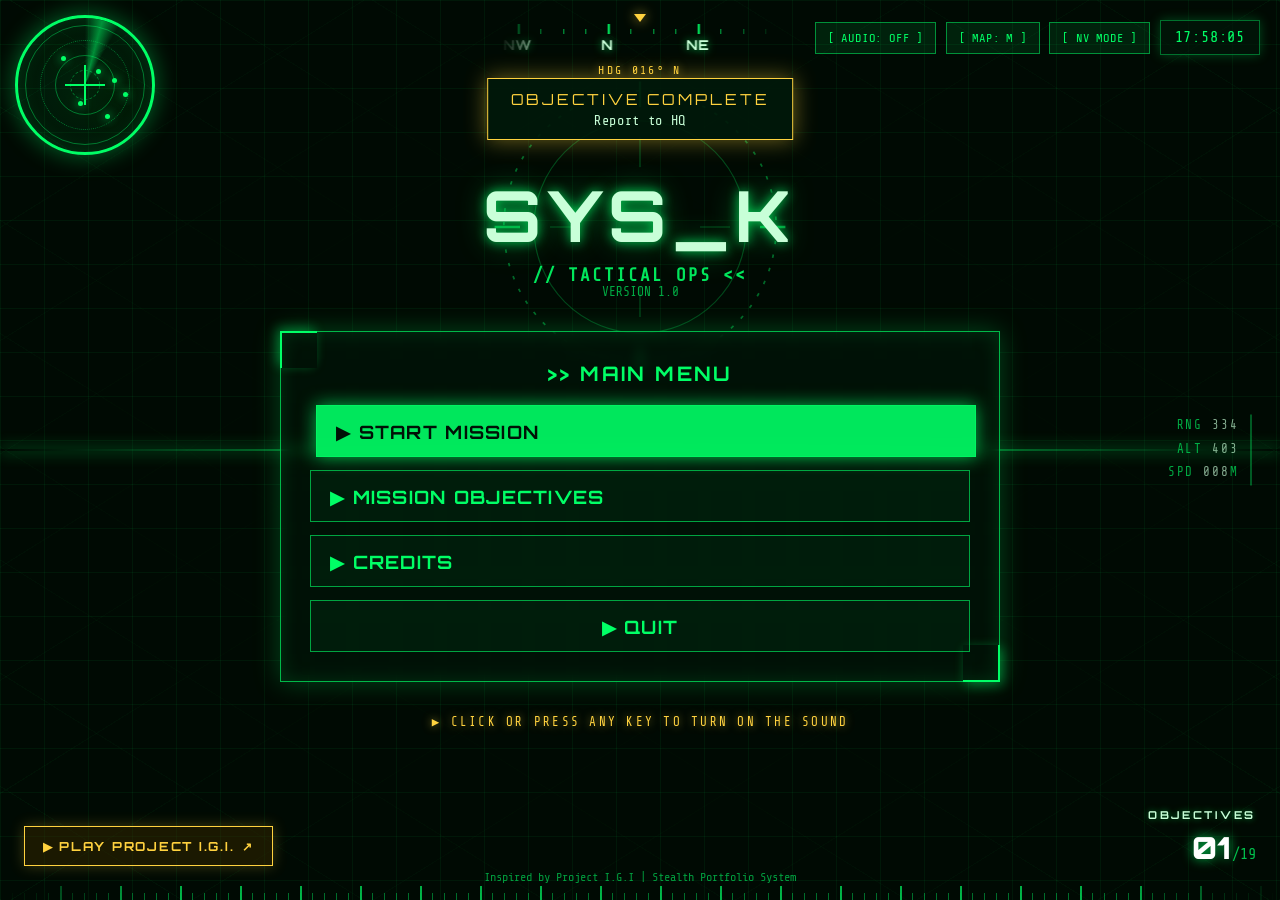
<file: index.html>
<!DOCTYPE html>
<html lang="en">
<head>
    <meta charset="UTF-8">
    <meta name="viewport" content="width=device-width, initial-scale=1.0">
    <meta http-equiv="refresh" content="0; url=igi-intro.html">
    <title>Redirecting to Mission Briefing...</title>
    <script>window.location.replace('igi-intro.html');</script>
    <style>
        body {
            margin: 0;
            background: #000a03;
            color: #00ff41;
            font-family: 'Courier New', monospace;
            display: flex;
            align-items: center;
            justify-content: center;
            height: 100vh;
            text-align: center;
        }
        .redirect-msg {
            font-size: 1.2rem;
            animation: blink 1s infinite;
        }
        @keyframes blink {
            0%, 50% { opacity: 1; }
            51%, 100% { opacity: 0.3; }
        }
    </style>
</head>
<body>
    <div class="redirect-msg">[ INITIATING MISSION BRIEFING... ]</div>
</body>
</html>
</file>
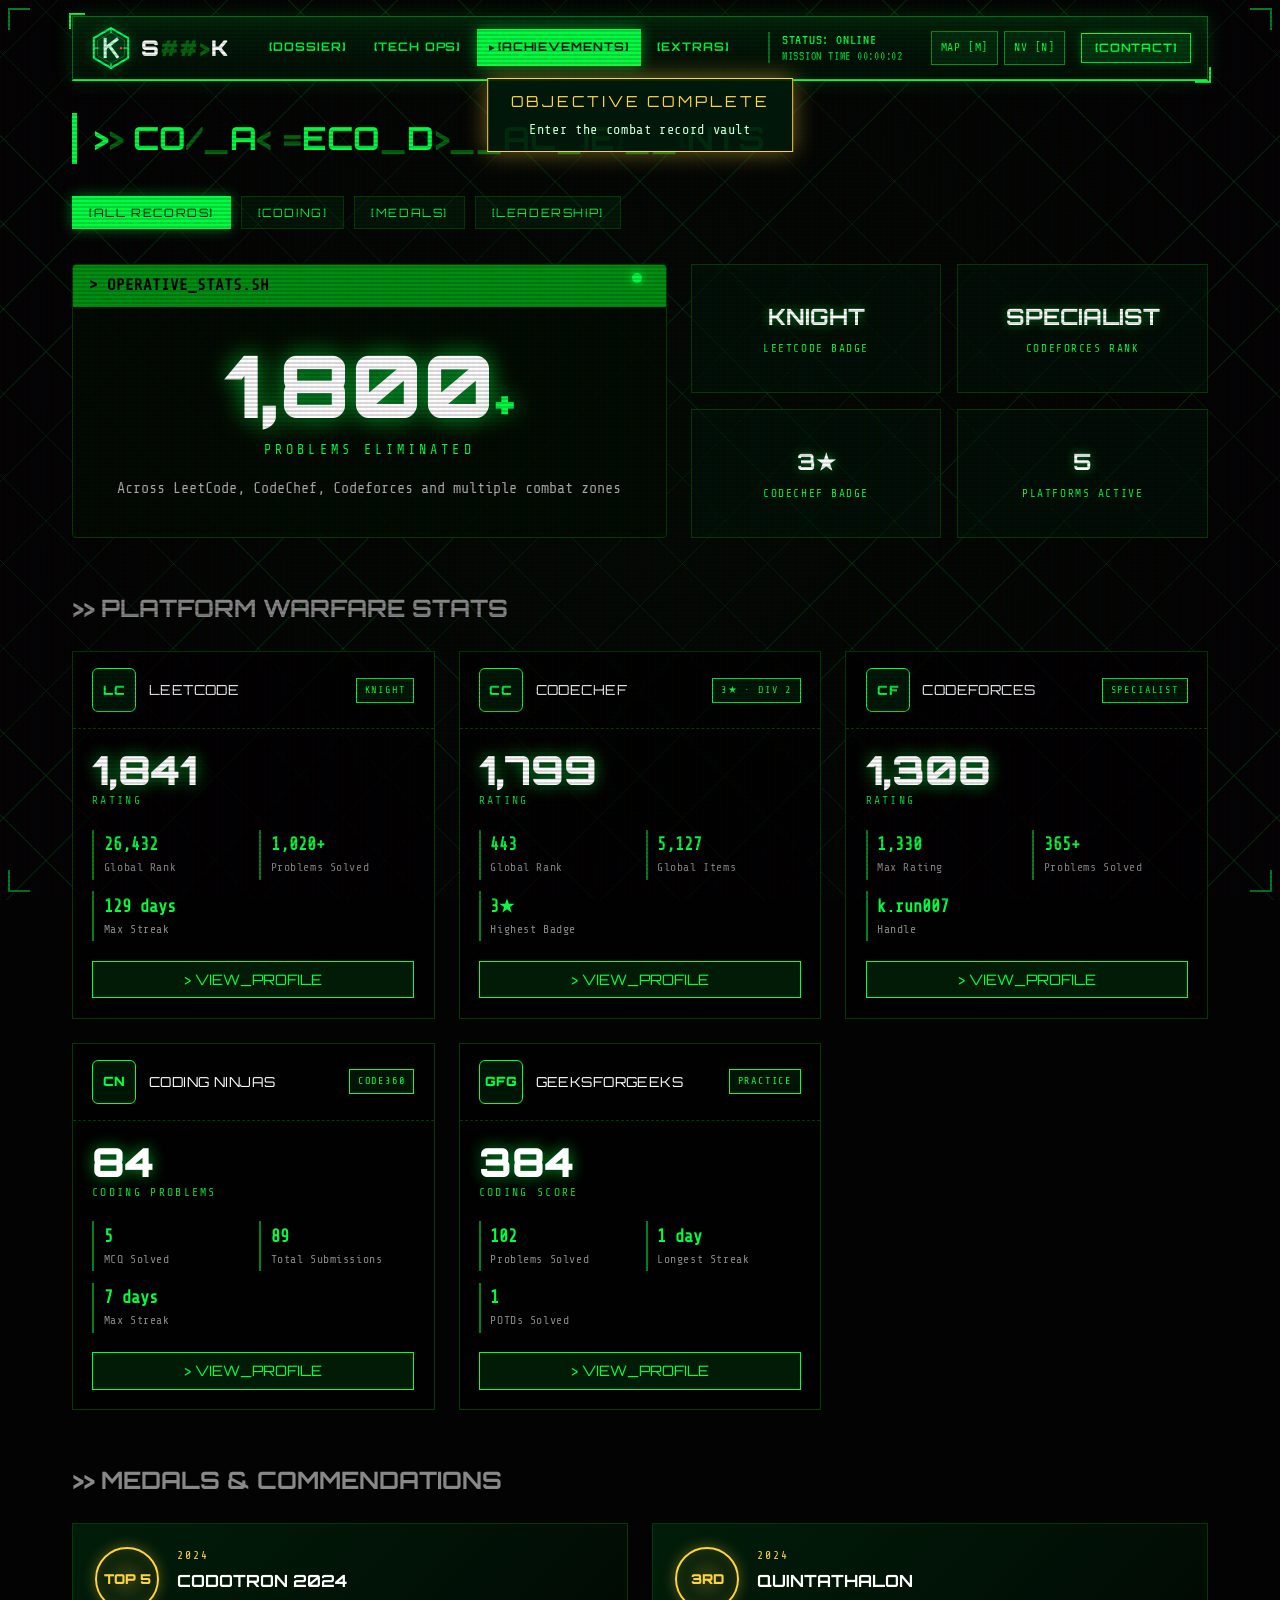
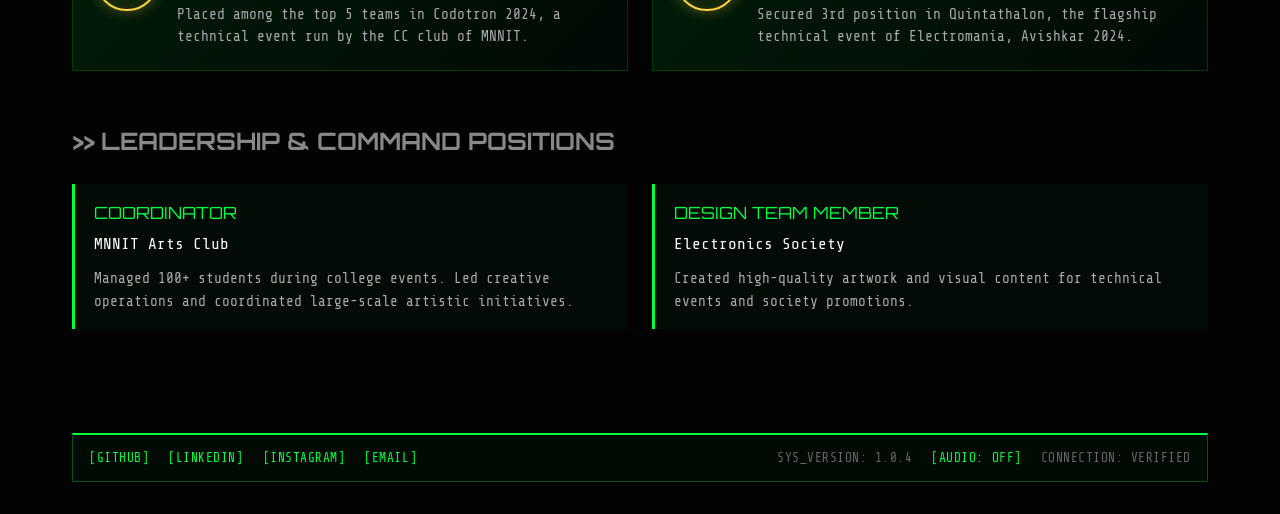
<file: achievements.html>
<!DOCTYPE html>
<html lang="en">

<head>
    <meta charset="UTF-8">
    <meta name="viewport" content="width=device-width, initial-scale=1.0">
    <title>Karun | COMBAT RECORD</title>
    <meta name="description" content="Achievements & Coding Profiles - Karun">
    <link rel="icon" href="logo.svg" type="image/svg+xml">

    <!-- Fonts -->
    <link rel="preconnect" href="https://fonts.googleapis.com">
    <link rel="preconnect" href="https://fonts.gstatic.com" crossorigin>
    <link
        href="https://fonts.googleapis.com/css2?family=Share+Tech+Mono&family=VT323&family=Orbitron:wght@400;700;900&display=swap"
        rel="stylesheet">

    <link rel="stylesheet" href="styles.css?v=TacticalUpdate5" charset="utf-8">
    <link rel="stylesheet" href="igi-ui.css?v=3">
    <style>
        /* NIGHT VISION OVERLAY */
        .nv-overlay{
            position:fixed;
            inset:0;
            background:radial-gradient(circle at center, rgba(0,255,102,0.3) 0%, rgba(0,255,102,0.15) 50%, rgba(0,10,3,0.8) 100%);
            opacity:0;
            pointer-events:none;
            z-index:60;
            transition:opacity 0.3s ease;
        }

        body.night-vision .nv-overlay{
            opacity:1;
        }

        body.night-vision .nv-overlay::before{
            content:"";
            position:absolute;
            inset:0;
            background:repeating-linear-gradient(0deg, rgba(0,0,0,0.15) 0px, rgba(0,0,0,0.15) 1px, transparent 1px, transparent 2px);
            animation:nvFlicker 0.15s infinite;
            pointer-events:none;
        }

        @keyframes nvFlicker{
            0%, 19%, 21%, 23%, 25%, 54%, 56%, 100%{opacity:1;}
            20%, 24%, 55%{opacity:0.5;}
        }

        .nv-toggle{
            position:fixed;
            bottom:20px;
            right:20px;
            padding:8px 12px;
            background:rgba(0,255,102,0.1);
            border:1px solid rgba(0,255,102,0.5);
            color:var(--term-green);
            font-family:'Share Tech Mono', monospace;
            font-size:0.75rem;
            cursor:pointer;
            z-index:50;
            transition:all 0.25s ease;
            letter-spacing:0.05rem;
        }

        .nv-toggle:hover{
            background:rgba(0,255,102,0.25);
            box-shadow:0 0 12px rgba(0,255,102,0.4);
        }

        .nv-toggle.active{
            background:rgba(0,255,102,0.3);
            box-shadow:0 0 15px rgba(0,255,102,0.6);
            border-color:var(--term-green);
        }

        /* =================== Achievements page =================== */
        .ach-filters { display: flex; flex-wrap: wrap; gap: .6rem; margin: 0 0 2.2rem; }
        .ach-chip {
            padding: .5rem 1rem; background: rgba(0, 255, 65, .06); border: 1px solid var(--hud-border);
            color: var(--term-green); font-family: var(--font-heading); font-size: .72rem; letter-spacing: .14em;
            transition: background .2s, color .2s, box-shadow .2s, border-color .2s;
        }
        .ach-chip:hover, .ach-chip.active {
            background: var(--term-green); color: #001a08; border-color: var(--term-green); box-shadow: 0 0 14px rgba(0, 255, 65, .45);
        }
        .ach-block { margin-bottom: 3.2rem; }
        .ach-block[hidden] { display: none; }

        /* total + ranks */
        .ach-hero { display: grid; grid-template-columns: 1.15fr 1fr; gap: 1.5rem; align-items: stretch; }
        .ach-total { margin: 0; }
        .ach-total .term-body { text-align: center; padding: 2.2rem 1.5rem; }
        .ach-total .big {
            font-family: var(--font-heading); font-weight: 900; font-size: clamp(3rem, 10vw, 5.4rem); line-height: 1;
            color: #fff; text-shadow: 0 0 24px rgba(0, 255, 65, .7);
        }
        .ach-total .big small { font-size: .5em; color: var(--term-green); }
        .ach-total .lbl { margin-top: .7rem; letter-spacing: .3em; font-size: .85rem; color: var(--term-green); }
        .ach-total .sub { margin: 1rem 0 0; color: #aaa; font-size: .95rem; }
        .rank-tiles { display: grid; grid-template-columns: repeat(2, minmax(0, 1fr)); gap: 1rem; }
        .rank-tile {
            display: flex; flex-direction: column; justify-content: center; text-align: center; min-width: 0;
            padding: 1rem .6rem; border: 1px solid var(--hud-border); background: rgba(0, 20, 8, .55);
            transition: border-color .25s, box-shadow .25s, transform .25s;
        }
        .rank-tile:hover { border-color: var(--term-green); box-shadow: 0 0 16px rgba(0, 255, 65, .35); transform: translateY(-3px); }
        .rank-tile strong {
            font-family: var(--font-heading); font-size: clamp(1rem, 3.4vw, 1.4rem); color: #fff;
            text-shadow: 0 0 10px rgba(0, 255, 65, .5); overflow-wrap: anywhere;
        }
        .rank-tile span { margin-top: .35rem; font-size: .7rem; letter-spacing: .14em; color: var(--term-green); }

        /* platform cards */
        .plat-grid { display: grid; grid-template-columns: repeat(auto-fit, minmax(270px, 1fr)); gap: 1.5rem; }
        .plat {
            display: flex; flex-direction: column; min-width: 0; border: 1px solid var(--hud-border); background: rgba(0, 0, 0, .72);
            transition: transform .28s ease, box-shadow .28s ease, border-color .28s ease;
        }
        .plat:hover { transform: translateY(-5px); border-color: var(--term-green); box-shadow: 0 0 24px rgba(0, 255, 65, .22); }
        .plat-head { display: flex; align-items: center; gap: .8rem; padding: 1rem 1.2rem; border-bottom: 1px dashed var(--hud-border); }
        .plat-mono {
            flex: 0 0 auto; width: 44px; height: 44px; display: grid; place-items: center; border-radius: 6px;
            border: 1px solid var(--term-green); background: rgba(0, 255, 65, .08); color: var(--term-green);
            font-family: var(--font-heading); font-weight: 900; font-size: .8rem; letter-spacing: .04em;
        }
        .plat-name { flex: 1; min-width: 0; font-family: var(--font-heading); font-size: .86rem; letter-spacing: .03em; color: #fff; overflow-wrap: anywhere; }
        .plat-chip {
            flex: 0 0 auto; padding: .2rem .5rem; border: 1px solid var(--term-green); background: rgba(0, 255, 65, .08);
            color: var(--term-green); font-size: .64rem; letter-spacing: .08em; white-space: nowrap;
        }
        .plat-main { padding: 1.2rem 1.2rem .3rem; }
        .plat-main .num { font-family: var(--font-heading); font-weight: 900; font-size: 2.5rem; line-height: 1.1; color: #fff; text-shadow: 0 0 16px rgba(0, 255, 65, .6); }
        .plat-main .cap { font-size: .72rem; letter-spacing: .2em; color: var(--term-green); opacity: .85; }
        .plat-stats { display: grid; grid-template-columns: repeat(auto-fit, minmax(110px, 1fr)); gap: .7rem; padding: .9rem 1.2rem 1.2rem; }
        .plat-stat { min-width: 0; padding: .15rem .6rem; border-left: 2px solid rgba(0, 255, 65, .5); }
        .plat-stat b { display: block; color: var(--term-green); font-size: 1.05rem; overflow-wrap: anywhere; }
        .plat-stat > span { display: block; color: #888; font-size: .72rem; letter-spacing: .05em; }
        .plat .btn { display: block; margin: auto 1.2rem 1.2rem; text-align: center; }

        /* medals */
        .honor-grid { display: grid; grid-template-columns: repeat(auto-fit, minmax(280px, 1fr)); gap: 1.5rem; }
        .honor {
            display: flex; gap: 1.1rem; align-items: flex-start; padding: 1.4rem; min-width: 0;
            border: 1px solid var(--hud-border); background: linear-gradient(135deg, rgba(0, 40, 12, .7), rgba(0, 10, 4, .85));
            transition: border-color .25s, box-shadow .25s, transform .25s;
        }
        .honor:hover { border-color: #ffd23f; box-shadow: 0 0 22px rgba(255, 210, 63, .2); transform: translateY(-4px); }
        .medal {
            flex: 0 0 auto; width: 64px; height: 64px; display: grid; place-items: center; border-radius: 50%;
            border: 2px solid #ffd23f; color: #ffd23f; font-family: var(--font-heading); font-weight: 900; font-size: .85rem;
            background: radial-gradient(circle, rgba(255, 210, 63, .18), transparent 70%);
            box-shadow: 0 0 14px rgba(255, 210, 63, .35), inset 0 0 12px rgba(255, 210, 63, .2);
        }
        .honor > div:last-child { min-width: 0; }
        .honor h4 { margin: .15rem 0 0; font-family: var(--font-heading); font-size: 1.05rem; color: #fff; overflow-wrap: anywhere; }
        .honor .when { font-size: .72rem; letter-spacing: .16em; color: #ffd23f; }
        .honor p { margin: .5rem 0 0; color: #aaa; font-size: .9rem; line-height: 1.55; }

        /* leadership */
        .lead-grid { display: grid; grid-template-columns: repeat(auto-fit, minmax(280px, 1fr)); gap: 1.5rem; }
        .lead { min-width: 0; padding: 1rem 1.2rem; border-left: 3px solid var(--term-green); background: rgba(0, 20, 8, .45); }
        .lead-role { font-family: var(--font-heading); font-size: 1.05rem; color: var(--term-green); margin-bottom: .3rem; overflow-wrap: anywhere; }
        .lead-org { color: #fff; margin-bottom: .6rem; }
        .lead p { margin: 0; color: #aaa; font-size: .9rem; line-height: 1.6; }

        @media (max-width: 900px) { .ach-hero { grid-template-columns: 1fr; } }
        @media (max-width: 480px) { .plat-main .num { font-size: 2.1rem; } .honor { flex-direction: column; } }
        @media (prefers-reduced-motion: reduce) { .plat, .honor, .rank-tile { transition: none; } }
    </style>
</head>

<body class="crt">

    <!-- Screen Scanline Overlay -->
    <div class="scanlines"></div>
    <div class="nv-overlay"></div>
    <button class="nv-toggle" id="nvToggle">[ NV MODE ]</button>

    <!-- Custom Crosshair Cursor -->
    <div class="cursor-crosshair"></div>

    <!-- Interface HUD Wrapper -->
    <div class="hud-wrapper">

        <!-- Header / Navigation -->
        <header class="hud-header" style="position: relative;">
            <a href="igi-intro.html" class="hud-logo" style="text-decoration: none; display: flex; align-items: center; gap: 0.5rem;">
                <img src="logo.svg" alt="SYS_K emblem" class="hud-logo-img" width="44" height="44">
                <span class="glitch" data-text="SYS_K">SYS_K</span>
            </a>
            <nav class="hud-nav">
                <a href="dossier.html">[DOSSIER]</a>
                <a href="level_select.html">[TECH OPS]</a>
                <a href="achievements.html" class="text-green">[ACHIEVEMENTS]</a>
                <a href="extras.html">[EXTRAS]</a>
            </nav>
            <div class="hud-status">STATUS: <span class="text-green blink">ONLINE</span></div>
            <a href="comms.html" class="contact-cta">[CONTACT]</a>
        </header>

        <!-- Main Content Area -->
        <main class="hud-main">

            <!-- Achievements Section -->
            <section id="achievements" class="sector active">
                <h2 class="sector-title">>> COMBAT RECORD &amp; ACHIEVEMENTS</h2>

                <div class="ach-filters" role="group" aria-label="Filter records">
                    <button type="button" class="ach-chip active" data-filter="all">[ALL RECORDS]</button>
                    <button type="button" class="ach-chip" data-filter="coding">[CODING]</button>
                    <button type="button" class="ach-chip" data-filter="honors">[MEDALS]</button>
                    <button type="button" class="ach-chip" data-filter="lead">[LEADERSHIP]</button>
                </div>

                <!-- Total + ranks -->
                <div class="ach-block" data-cat="coding">
                    <div class="ach-hero">
                        <div class="terminal-box ach-total">
                            <div class="term-header">
                                <span>> OPERATIVE_STATS.SH</span>
                                <span class="status-indicator"></span>
                            </div>
                            <div class="term-body">
                                <div class="big"><span class="count" data-to="1800">1,800</span><small>+</small></div>
                                <div class="lbl">PROBLEMS ELIMINATED</div>
                                <p class="sub">Across LeetCode, CodeChef, Codeforces and multiple combat zones</p>
                            </div>
                        </div>
                        <div class="rank-tiles">
                            <div class="rank-tile"><strong>KNIGHT</strong><span>LEETCODE BADGE</span></div>
                            <div class="rank-tile"><strong>SPECIALIST</strong><span>CODEFORCES RANK</span></div>
                            <div class="rank-tile"><strong>3&#9733;</strong><span>CODECHEF BADGE</span></div>
                            <div class="rank-tile"><strong>5</strong><span>PLATFORMS ACTIVE</span></div>
                        </div>
                    </div>
                </div>

                <!-- Platforms -->
                <div class="ach-block" data-cat="coding">
                    <h3 class="sub-sector-title">>> PLATFORM WARFARE STATS</h3>
                    <div class="plat-grid">

                        <article class="plat">
                            <div class="plat-head">
                                <div class="plat-mono">LC</div>
                                <div class="plat-name">LEETCODE</div>
                                <div class="plat-chip">KNIGHT</div>
                            </div>
                            <div class="plat-main">
                                <div class="num"><span class="count" data-to="1841">1,841</span></div>
                                <div class="cap">RATING</div>
                            </div>
                            <div class="plat-stats">
                                <div class="plat-stat"><b><span class="count" data-to="26432">26,432</span></b><span>Global Rank</span></div>
                                <div class="plat-stat"><b><span class="count" data-to="1020">1,020</span>+</b><span>Problems Solved</span></div>
                                <div class="plat-stat"><b><span class="count" data-to="144">144</span> days</b><span>Max Streak</span></div>
                            </div>
                            <a href="https://leetcode.com/u/Kkirtan321/" target="_blank" class="btn tactical-btn small-btn">> VIEW_PROFILE</a>
                        </article>

                        <article class="plat">
                            <div class="plat-head">
                                <div class="plat-mono">CC</div>
                                <div class="plat-name">CODECHEF</div>
                                <div class="plat-chip">3&#9733; &middot; DIV 2</div>
                            </div>
                            <div class="plat-main">
                                <div class="num"><span class="count" data-to="1799">1,799</span></div>
                                <div class="cap">RATING</div>
                            </div>
                            <div class="plat-stats">
                                <div class="plat-stat"><b><span class="count" data-to="443">443</span></b><span>Global Rank</span></div>
                                <div class="plat-stat"><b><span class="count" data-to="5127">5,127</span></b><span>Global Items</span></div>
                                <div class="plat-stat"><b>3&#9733;</b><span>Highest Badge</span></div>
                            </div>
                            <a href="https://www.codechef.com/users/k_logic" target="_blank" class="btn tactical-btn small-btn">> VIEW_PROFILE</a>
                        </article>

                        <article class="plat">
                            <div class="plat-head">
                                <div class="plat-mono">CF</div>
                                <div class="plat-name">CODEFORCES</div>
                                <div class="plat-chip">SPECIALIST</div>
                            </div>
                            <div class="plat-main">
                                <div class="num"><span class="count" data-to="1308">1,308</span></div>
                                <div class="cap">RATING</div>
                            </div>
                            <div class="plat-stats">
                                <div class="plat-stat"><b><span class="count" data-to="1330">1,330</span></b><span>Max Rating</span></div>
                                <div class="plat-stat"><b><span class="count" data-to="365">365</span>+</b><span>Problems Solved</span></div>
                                <div class="plat-stat"><b>k.run007</b><span>Handle</span></div>
                            </div>
                            <a href="https://codeforces.com/profile/k.run007" target="_blank" class="btn tactical-btn small-btn">> VIEW_PROFILE</a>
                        </article>

                        <article class="plat">
                            <div class="plat-head">
                                <div class="plat-mono">CN</div>
                                <div class="plat-name">CODING NINJAS</div>
                                <div class="plat-chip">CODE360</div>
                            </div>
                            <div class="plat-main">
                                <div class="num"><span class="count" data-to="94">94</span></div>
                                <div class="cap">CODING PROBLEMS</div>
                            </div>
                            <div class="plat-stats">
                                <div class="plat-stat"><b><span class="count" data-to="6">6</span></b><span>MCQ Solved</span></div>
                                <div class="plat-stat"><b><span class="count" data-to="100">100</span></b><span>Total Submissions</span></div>
                                <div class="plat-stat"><b>7 days</b><span>Max Streak</span></div>
                            </div>
                            <a href="https://www.naukri.com/code360/profile/76b52c39-fe9f-4188-bdf3-9d16317ca07e" target="_blank" class="btn tactical-btn small-btn">> VIEW_PROFILE</a>
                        </article>

                        <article class="plat">
                            <div class="plat-head">
                                <div class="plat-mono">GFG</div>
                                <div class="plat-name">GEEKSFORGEEKS</div>
                                <div class="plat-chip">PRACTICE</div>
                            </div>
                            <div class="plat-main">
                                <div class="num"><span class="count" data-to="429">429</span></div>
                                <div class="cap">CODING SCORE</div>
                            </div>
                            <div class="plat-stats">
                                <div class="plat-stat"><b><span class="count" data-to="114">114</span></b><span>Problems Solved</span></div>
                                <div class="plat-stat"><b>1 day</b><span>Longest Streak</span></div>
                                <div class="plat-stat"><b>1</b><span>POTDs Solved</span></div>
                            </div>
                            <a href="https://www.geeksforgeeks.org/profile/karunpochv5" target="_blank" class="btn tactical-btn small-btn">> VIEW_PROFILE</a>
                        </article>

                    </div>
                </div>

                <!-- Medals -->
                <div class="ach-block" data-cat="honors">
                    <h3 class="sub-sector-title">>> MEDALS &amp; COMMENDATIONS</h3>
                    <div class="honor-grid">
                        <div class="honor">
                            <div class="medal">TOP 5</div>
                            <div>
                                <div class="when">2024</div>
                                <h4>CODOTRON 2024</h4>
                                <p>Placed among the top 5 teams in Codotron 2024, a technical event run by the CC club of MNNIT.</p>
                            </div>
                        </div>
                        <div class="honor">
                            <div class="medal">3RD</div>
                            <div>
                                <div class="when">2024</div>
                                <h4>QUINTATHALON</h4>
                                <p>Secured 3rd position in Quintathalon, the flagship technical event of Electromania, Avishkar 2024.</p>
                            </div>
                        </div>
                    </div>
                </div>

                <!-- Leadership -->
                <div class="ach-block" data-cat="lead">
                    <h3 class="sub-sector-title">>> LEADERSHIP &amp; COMMAND POSITIONS</h3>
                    <div class="lead-grid">
                        <div class="lead">
                            <div class="lead-role">COORDINATOR</div>
                            <div class="lead-org">MNNIT Arts Club</div>
                            <p>Managed 100+ students during college events. Led creative operations and coordinated large-scale artistic initiatives.</p>
                        </div>
                        <div class="lead">
                            <div class="lead-role">DESIGN TEAM MEMBER</div>
                            <div class="lead-org">Electronics Society</div>
                            <p>Created high-quality artwork and visual content for technical events and society promotions.</p>
                        </div>
                    </div>
                </div>

            </section>

        </main>

        <!-- Footer -->
        <footer class="hud-footer">
            <div class="footer-links" style="display:flex; gap:1.5rem;">
                <a href="https://github.com/kARUn077" target="_blank"
                    style="color:var(--term-green); text-decoration:none;">[GITHUB]</a>
                <a href="https://www.linkedin.com/in/karun-poddar-515b23264/" target="_blank"
                    style="color:var(--term-green); text-decoration:none;">[LINKEDIN]</a>
                <a href="https://www.instagram.com/me_kirtan_17/" target="_blank"
                    style="color:var(--term-green); text-decoration:none;">[INSTAGRAM]</a>
                <a href="mailto:karunpoddar881@gmail.com"
                    style="color:var(--term-green); text-decoration:none;">[EMAIL]</a>
            </div>
            <div style="display:flex; gap:1.5rem; align-items: center;">
                <span>SYS_VERSION: 1.0.4</span>
                <span id="audio-toggle" class="text-green" style="transition: all 0.2s;">[AUDIO:
                    OFF]</span>
                <span>CONNECTION: VERIFIED</span>
            </div>
        </footer>
    </div>

    <!-- Audio -->
    <audio id="sndBgTrack" src="bgm.mp3" loop preload="auto"></audio>

    <script src="igi-audio.js?v=8"></script>
    <script src="script.js?v=update10" charset="utf-8"></script>
    <script src="igi-map.js?v=17"></script>
    <script src="igi-ui.js?v=1"></script>

    <script>
    /* achievements page: filter chips + number count-up */
    (function () {
        var chips = Array.prototype.slice.call(document.querySelectorAll('.ach-chip'));
        var blocks = Array.prototype.slice.call(document.querySelectorAll('.ach-block'));
        chips.forEach(function (chip) {
            chip.addEventListener('click', function () {
                var f = chip.getAttribute('data-filter');
                chips.forEach(function (c) { c.classList.toggle('active', c === chip); });
                blocks.forEach(function (b) { b.hidden = !(f === 'all' || b.getAttribute('data-cat') === f); });
            });
        });

        var counters = Array.prototype.slice.call(document.querySelectorAll('.count'));
        var reduce = window.matchMedia && window.matchMedia('(prefers-reduced-motion: reduce)').matches;
        if (reduce || !('IntersectionObserver' in window)) return;
        function run(el) {
            var to = Number(el.getAttribute('data-to')), dur = 1400, t0 = performance.now();
            (function frame(now) {
                var p = Math.min((now - t0) / dur, 1);
                el.textContent = Math.round(to * (1 - Math.pow(1 - p, 3))).toLocaleString('en-US');
                if (p < 1) requestAnimationFrame(frame);
            })(t0);
        }
        var io = new IntersectionObserver(function (entries) {
            entries.forEach(function (e) { if (e.isIntersecting) { io.unobserve(e.target); run(e.target); } });
        }, { threshold: 0.3 });
        counters.forEach(function (el) { el.textContent = '0'; io.observe(el); });
    })();
    </script>
</body>

</html>
</file>
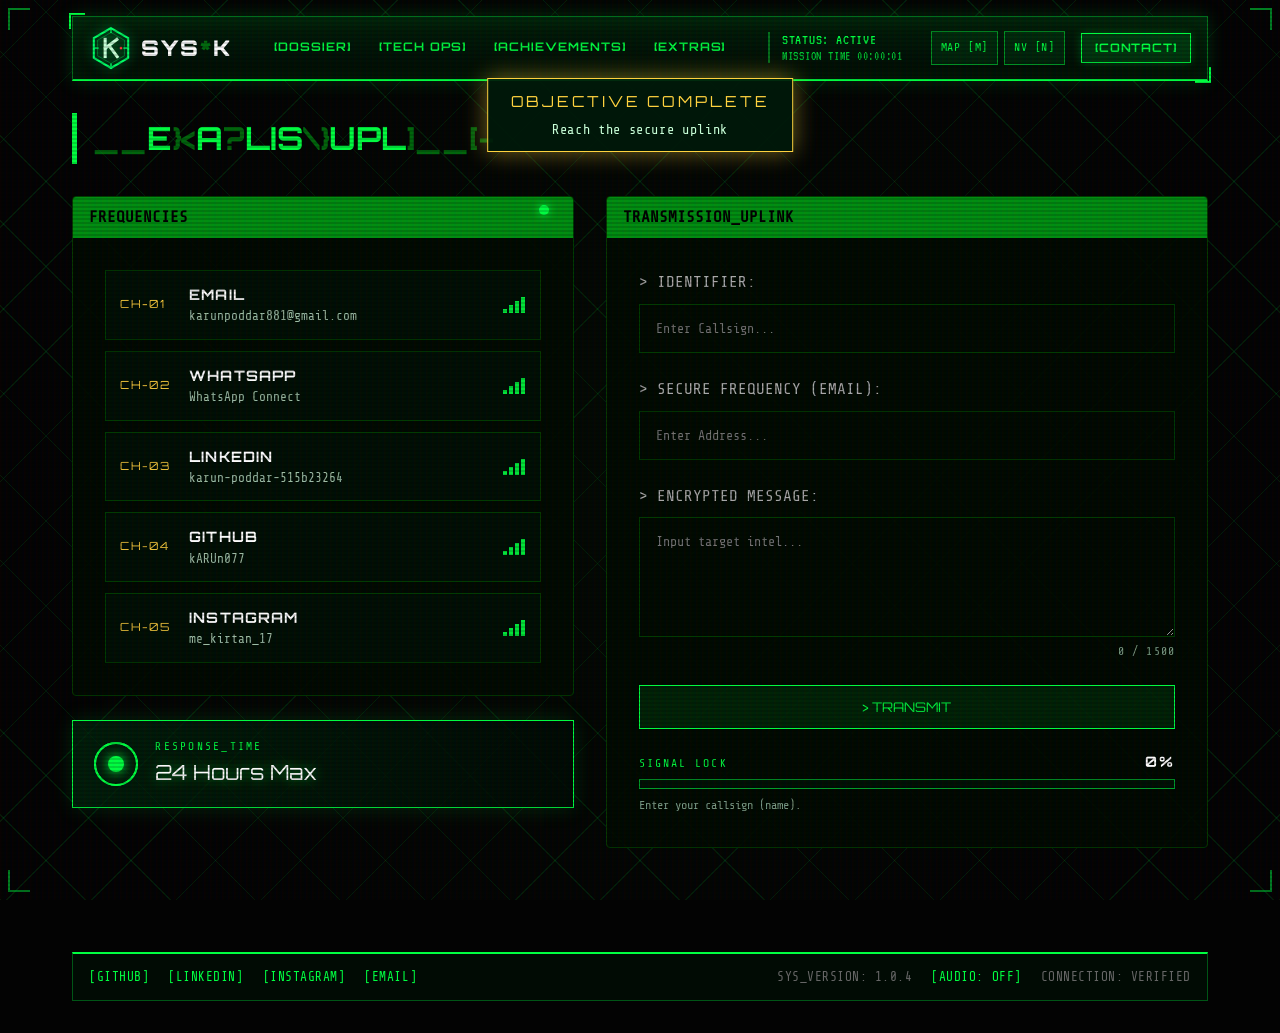
<file: comms.html>
<!DOCTYPE html>
<html lang="en">

<head>
    <meta charset="UTF-8">
    <meta name="viewport" content="width=device-width, initial-scale=1.0">
    <title>Karun | SECURE COMMS</title>
    <meta name="description" content="Secure Communication Channel">
    <link rel="icon" href="logo.svg" type="image/svg+xml">
    <link rel="preconnect" href="https://fonts.googleapis.com">
    <link rel="preconnect" href="https://fonts.gstatic.com" crossorigin>
    <link
        href="https://fonts.googleapis.com/css2?family=Share+Tech+Mono&family=VT323&family=Orbitron:wght@400;700;900&display=swap"
        rel="stylesheet">
    <link rel="stylesheet" href="styles.css?v=TacticalUpdate3" charset="utf-8">
    <link rel="stylesheet" href="igi-ui.css?v=3">
    
    <style>
        /* NIGHT VISION OVERLAY */
        .nv-overlay{
            position:fixed;
            inset:0;
            background:radial-gradient(circle at center, rgba(0,255,102,0.3) 0%, rgba(0,255,102,0.15) 50%, rgba(0,10,3,0.8) 100%);
            opacity:0;
            pointer-events:none;
            z-index:60;
            transition:opacity 0.3s ease;
        }

        body.night-vision .nv-overlay{
            opacity:1;
        }

        body.night-vision .nv-overlay::before{
            content:"";
            position:absolute;
            inset:0;
            background:repeating-linear-gradient(0deg, rgba(0,0,0,0.15) 0px, rgba(0,0,0,0.15) 1px, transparent 1px, transparent 2px);
            animation:nvFlicker 0.15s infinite;
            pointer-events:none;
        }

        @keyframes nvFlicker{
            0%, 19%, 21%, 23%, 25%, 54%, 56%, 100%{opacity:1;}
            20%, 24%, 55%{opacity:0.5;}
        }

        .nv-toggle{
            position:fixed;
            bottom:20px;
            right:20px;
            padding:8px 12px;
            background:rgba(0,255,102,0.1);
            border:1px solid rgba(0,255,102,0.5);
            color:var(--term-green);
            font-family:'Share Tech Mono', monospace;
            font-size:0.75rem;
            cursor:pointer;
            z-index:50;
            transition:all 0.25s ease;
            letter-spacing:0.05rem;
        }

        .nv-toggle:hover{
            background:rgba(0,255,102,0.25);
            box-shadow:0 0 12px rgba(0,255,102,0.4);
        }

        .nv-toggle.active{
            background:rgba(0,255,102,0.3);
            box-shadow:0 0 15px rgba(0,255,102,0.6);
            border-color:var(--term-green);
        }

        /* =================== Comms console =================== */
        .comms-grid { display: grid; grid-template-columns: minmax(0, 5fr) minmax(0, 6fr); gap: 2rem; align-items: start; }
        .comms-side { display: flex; flex-direction: column; gap: 1.5rem; min-width: 0; }
        .freq-box, .comms-terminal { margin: 0; }
        .freq-list { list-style: none; margin: 0; padding: 0; display: flex; flex-direction: column; gap: .7rem; }
        .freq {
            display: grid; grid-template-columns: 3.4rem 1fr auto; align-items: center; gap: .9rem; min-width: 0;
            padding: .75rem .9rem; text-decoration: none; color: inherit; border: 1px solid var(--hud-border); background: rgba(0, 20, 8, .55);
            transition: border-color .2s, background .2s, transform .2s, box-shadow .2s;
        }
        .freq:hover, .freq:focus-visible { border-color: var(--term-green); background: rgba(0, 255, 65, .1); transform: translateX(5px); box-shadow: 0 0 16px rgba(0, 255, 65, .2); }
        .freq .ch { font-family: var(--font-heading); font-size: .7rem; letter-spacing: .12em; color: #ffd23f; }
        .fmain { display: flex; flex-direction: column; min-width: 0; }
        .fmain b { font-family: var(--font-heading); font-size: .9rem; letter-spacing: .08em; color: #fff; }
        .fmain em { font-style: normal; font-size: .8rem; color: #9fbfa8; overflow-wrap: anywhere; }
        .bars { display: flex; align-items: flex-end; gap: 2px; height: 16px; }
        .bars i { display: block; width: 4px; background: var(--term-green); opacity: .9; }
        .bars i:nth-child(1) { height: 25%; } .bars i:nth-child(2) { height: 50%; } .bars i:nth-child(3) { height: 75%; } .bars i:nth-child(4) { height: 100%; }
        .freq:hover .bars i { animation: sigBlink .9s ease-in-out infinite; }
        .freq:hover .bars i:nth-child(2) { animation-delay: .1s; } .freq:hover .bars i:nth-child(3) { animation-delay: .2s; } .freq:hover .bars i:nth-child(4) { animation-delay: .3s; }
        @keyframes sigBlink { 50% { opacity: .25; } }

        .resp-box { display: flex; align-items: center; gap: 1.1rem; padding: 1.1rem 1.3rem; border: 1px solid var(--term-green); background: linear-gradient(90deg, rgba(0, 40, 12, .7), rgba(0, 12, 4, .85)); box-shadow: 0 0 20px rgba(0, 255, 65, .15); }
        .resp-pulse { position: relative; flex: 0 0 auto; width: 44px; height: 44px; }
        .resp-pulse span { position: absolute; inset: 14px; border-radius: 50%; background: var(--term-green); box-shadow: 0 0 12px var(--term-green); }
        .resp-pulse::before, .resp-pulse::after { content: ""; position: absolute; inset: 0; border: 2px solid var(--term-green); border-radius: 50%; animation: respPing 2.2s ease-out infinite; }
        .resp-pulse::after { animation-delay: 1.1s; }
        @keyframes respPing { from { transform: scale(.35); opacity: 1; } to { transform: scale(1); opacity: 0; } }
        .rlabel { font-size: .7rem; letter-spacing: .2em; color: var(--term-green); }
        .rval { font-family: var(--font-heading); font-size: 1.3rem; color: #fff; text-shadow: 0 0 12px rgba(0, 255, 65, .5); }

        .comms-terminal .input-group input, .comms-terminal .input-group textarea { width: 100%; }
        .comms-terminal .input-group input:valid:not(:placeholder-shown), .comms-terminal .input-group textarea:valid:not(:placeholder-shown) { border-color: rgba(0, 255, 65, .6); }
        .comms-terminal textarea { resize: vertical; min-height: 120px; }
        .msg-count { align-self: flex-end; margin-top: .35rem; font-size: .72rem; letter-spacing: .1em; color: #7fa38a; }
        #submitBtn { width: 100%; text-align: center; }
        #submitBtn:disabled { opacity: .6; }

        .lock-meter { margin-top: 1.3rem; }
        .lock-top { display: flex; justify-content: space-between; align-items: baseline; font-size: .72rem; letter-spacing: .18em; color: var(--term-green); margin-bottom: .4rem; }
        .lock-top b { font-family: var(--font-heading); font-size: .9rem; color: #fff; }
        .lock-bar { height: 10px; padding: 1px; border: 1px solid rgba(0, 255, 65, .6); background: rgba(0, 20, 8, .6); }
        .lock-bar i { display: block; height: 100%; width: 0; background: repeating-linear-gradient(90deg, var(--term-green) 0 6px, transparent 6px 8px); box-shadow: 0 0 8px var(--term-green); transition: width .35s ease; }
        .lock-meter.ready .lock-bar { border-color: var(--term-green); box-shadow: 0 0 14px rgba(0, 255, 65, .45); }
        .lock-hint { margin-top: .4rem; font-size: .75rem; color: #7fa38a; }
        .lock-meter.ready .lock-hint { color: var(--term-green); }

        @media (max-width: 900px) { .comms-grid { grid-template-columns: 1fr; } }
        @media (max-width: 480px) { .freq { grid-template-columns: 3.2rem 1fr; } .freq .bars { display: none; } }
        @media (prefers-reduced-motion: reduce) { .freq, .lock-bar i { transition: none; } .resp-pulse::before, .resp-pulse::after, .freq:hover .bars i { animation: none; } }
    </style>
</head>

<body class="crt">
    <div class="scanlines"></div>
    <div class="nv-overlay"></div>
    <div class="cursor-crosshair"></div>
    <button class="nv-toggle" id="nvToggle">[ NV MODE ]</button>

    <div class="hud-wrapper">
        <header class="hud-header" style="position: relative;">
            <a href="igi-intro.html" class="hud-logo" style="text-decoration: none; display: flex; align-items: center; gap: 0.5rem;">
                <img src="logo.svg" alt="SYS_K emblem" class="hud-logo-img" width="44" height="44">
                <span class="glitch" data-text="SYS_K">SYS_K</span>
            </a>
            <nav class="hud-nav">
                <a href="dossier.html">[DOSSIER]</a>
                <a href="level_select.html">[TECH OPS]</a>
                <a href="achievements.html">[ACHIEVEMENTS]</a>
                <a href="extras.html">[EXTRAS]</a>
            </nav>
            <div class="hud-status">STATUS: <span class="text-green blink">ACTIVE</span></div>
            <a href="comms.html" class="contact-cta text-green">[CONTACT]</a>
        </header>

        <main class="hud-main">
            <!-- Contact Section -->
            <section id="comms" class="sector active">
                <h2 class="sector-title">> ESTABLISH UPLINK <span class="blink">_</span></h2>

                <div class="comms-grid">

                    <!-- Frequencies -->
                    <aside class="comms-side">
                        <div class="terminal-box freq-box">
                            <div class="term-header">
                                <span>FREQUENCIES</span>
                                <span class="status-indicator"></span>
                            </div>
                            <div class="term-body">
                                <ul class="freq-list">
                                    <li>
                                        <a class="freq" href="mailto:karunpoddar881@gmail.com">
                                            <span class="ch">CH-01</span>
                                            <span class="fmain"><b>EMAIL</b><em>karunpoddar881@gmail.com</em></span>
                                            <span class="bars" aria-hidden="true"><i></i><i></i><i></i><i></i></span>
                                        </a>
                                    </li>
                                    <li>
                                        <a class="freq" href="https://wa.me/919667176881" target="_blank">
                                            <span class="ch">CH-02</span>
                                            <span class="fmain"><b>WHATSAPP</b><em>WhatsApp Connect</em></span>
                                            <span class="bars" aria-hidden="true"><i></i><i></i><i></i><i></i></span>
                                        </a>
                                    </li>
                                    <li>
                                        <a class="freq" href="https://www.linkedin.com/in/karun-poddar-515b23264/" target="_blank">
                                            <span class="ch">CH-03</span>
                                            <span class="fmain"><b>LINKEDIN</b><em>karun-poddar-515b23264</em></span>
                                            <span class="bars" aria-hidden="true"><i></i><i></i><i></i><i></i></span>
                                        </a>
                                    </li>
                                    <li>
                                        <a class="freq" href="https://github.com/kARUn077" target="_blank">
                                            <span class="ch">CH-04</span>
                                            <span class="fmain"><b>GITHUB</b><em>kARUn077</em></span>
                                            <span class="bars" aria-hidden="true"><i></i><i></i><i></i><i></i></span>
                                        </a>
                                    </li>
                                    <li>
                                        <a class="freq" href="https://www.instagram.com/me_kirtan_17/" target="_blank">
                                            <span class="ch">CH-05</span>
                                            <span class="fmain"><b>INSTAGRAM</b><em>me_kirtan_17</em></span>
                                            <span class="bars" aria-hidden="true"><i></i><i></i><i></i><i></i></span>
                                        </a>
                                    </li>
                                </ul>
                            </div>
                        </div>

                        <div class="resp-box">
                            <div class="resp-pulse" aria-hidden="true"><span></span></div>
                            <div>
                                <div class="rlabel">RESPONSE_TIME</div>
                                <div class="rval">24 Hours Max</div>
                            </div>
                        </div>
                    </aside>

                    <!-- Transmission form -->
                    <div class="comms-terminal terminal-box">
                        <div class="term-header"><span>TRANSMISSION_UPLINK</span></div>
                        <div class="term-body">
                            <!-- FormSubmit Email API -->
                            <form id="intelForm" action="https://formsubmit.co/karunpoddar881@gmail.com" method="POST">
                                <!-- Hidden config for formsubmit -->
                                <input type="hidden" name="_captcha" value="false">
                                <input type="hidden" name="_subject" value="New Transmission from Portfolio!">
                                <input type="hidden" id="nextRedirect" name="_next" value="">

                                <div class="input-group">
                                    <label for="fName">> IDENTIFIER:</label>
                                    <input type="text" id="fName" name="name" placeholder="Enter Callsign..." autocomplete="name" required>
                                </div>
                                <div class="input-group">
                                    <label for="fEmail">> SECURE FREQUENCY (EMAIL):</label>
                                    <input type="email" id="fEmail" name="email" placeholder="Enter Address..." autocomplete="email" required>
                                </div>
                                <div class="input-group">
                                    <label for="fMsg">> ENCRYPTED MESSAGE:</label>
                                    <textarea id="fMsg" name="message" rows="5" maxlength="1500" placeholder="Input target intel..." required></textarea>
                                    <div class="msg-count"><span id="msgCount">0</span> / 1500</div>
                                </div>

                                <button type="submit" class="btn tactical-btn" id="submitBtn">> TRANSMIT</button>

                                <!-- Signal lock: fills as the form gets ready to send -->
                                <div class="lock-meter" aria-live="polite">
                                    <div class="lock-top"><span>SIGNAL LOCK</span><b id="lockPct">0%</b></div>
                                    <div class="lock-bar"><i id="lockFill"></i></div>
                                    <div class="lock-hint" id="lockHint">Fill in the fields to lock the signal.</div>
                                </div>

                                <!-- Status Messages -->
                                <div id="statusMessage" style="margin-top: 1rem; padding: 0.8rem; border: 1px dashed var(--hud-border); display: none; text-align: center; font-weight: bold;"></div>
                            </form>
                        </div>
                    </div>

                </div>
            </section>
        </main>

        <footer class="hud-footer">
            <div class="footer-links" style="display:flex; gap:1.5rem;">
                <a href="https://github.com/kARUn077" target="_blank"
                    style="color:var(--term-green); text-decoration:none;">[GITHUB]</a>
                <a href="https://www.linkedin.com/in/karun-poddar-515b23264/" target="_blank"
                    style="color:var(--term-green); text-decoration:none;">[LINKEDIN]</a>
                <a href="https://www.instagram.com/me_kirtan_17/" target="_blank"
                    style="color:var(--term-green); text-decoration:none;">[INSTAGRAM]</a>
                <a href="mailto:karunpoddar881@gmail.com"
                    style="color:var(--term-green); text-decoration:none;">[EMAIL]</a>
            </div>
            <div style="display:flex; gap:1.5rem; align-items: center;">
                <span>SYS_VERSION: 1.0.4</span>
                <span id="audio-toggle" class="text-green" style="transition: all 0.2s;">[AUDIO:
                    OFF]</span>
                <span>CONNECTION: VERIFIED</span>
            </div>
        </footer>
    </div>

    <!-- Interface Audio -->
    <audio id="sndBgTrack" src="bgm.mp3" loop preload="auto"></audio>


    <script src="igi-audio.js?v=8"></script>
    <script src="script.js?v=update10" charset="utf-8"></script>
    <script src="igi-map.js?v=17"></script>
    <script src="igi-ui.js?v=1"></script>
    
    <!-- Contact Cards Hover Sound -->
    <script>
        const contactCards = document.querySelectorAll('.contact-card');
        
        contactCards.forEach(card => {
            card.addEventListener('mouseenter', () => {
                document.body.classList.add('hover-target');
            });

            card.addEventListener('mouseleave', () => {
                document.body.classList.remove('hover-target');
            });
        });
    </script>
    
    <!-- Form Validation & Enhancement -->
    <script>
        const form = document.getElementById('intelForm');
        const statusMsg = document.getElementById('statusMessage');
        const submitBtn = document.getElementById('submitBtn');
        const nextRedirectInput = document.getElementById('nextRedirect');

        if (nextRedirectInput) {
            const basePath = window.location.pathname.replace(/[^/]*$/, '');
            nextRedirectInput.value = `${window.location.origin}${basePath}success.html`;
        }
        
        // Validate form before submit
        form.addEventListener('submit', (e) => {
            const nameInput = form.querySelector('input[name="name"]');
            const emailInput = form.querySelector('input[name="email"]');
            const messageInput = form.querySelector('textarea[name="message"]');
            
            // Basic validation
            if (!nameInput.value.trim()) {
                e.preventDefault();
                showStatus('ERROR: IDENTIFIER REQUIRED', 'error');
                return;
            }
            
            if (!emailInput.value.trim() || !emailInput.value.includes('@')) {
                e.preventDefault();
                showStatus('ERROR: INVALID FREQUENCY', 'error');
                return;
            }
            
            if (!messageInput.value.trim() || messageInput.value.length < 5) {
                e.preventDefault();
                showStatus('ERROR: MESSAGE TOO SHORT', 'error');
                return;
            }
            
            // Show loading state
            submitBtn.disabled = true;
            submitBtn.textContent = '>> TRANSMITTING...';
            showStatus('⚡ TRANSMISSION IN PROGRESS...', 'loading');
            
            // After form submit (formsubmit will handle it)
            setTimeout(() => {
                showStatus('✓ TRANSMISSION SUCCESSFUL - CHECK EMAIL INBOX', 'success');
                setTimeout(() => {
                    form.reset();
                    submitBtn.disabled = false;
                    submitBtn.textContent = '>> TRANSMIT';
                    statusMsg.style.display = 'none';
                }, 2000);
            }, 1500);
        });
        
        function showStatus(message, type) {
            statusMsg.style.display = 'block';
            statusMsg.textContent = message;
            
            if (type === 'error') {
                statusMsg.style.color = 'var(--alert-red)';
                statusMsg.style.borderColor = 'var(--alert-red)';
            } else if (type === 'success') {
                statusMsg.style.color = 'var(--term-green)';
                statusMsg.style.borderColor = 'var(--term-green)';
                statusMsg.style.boxShadow = '0 0 10px rgba(0, 255, 65, 0.3)';
            } else if (type === 'loading') {
                statusMsg.style.color = 'var(--term-green)';
                statusMsg.style.borderColor = 'var(--term-green)';
            }
        }
    </script>
    <script>
    /* comms: live character counter + "signal lock" readiness meter (does not touch the form's submit behaviour) */
    (function () {
        var form = document.getElementById('intelForm');
        if (!form) return;
        var name = form.querySelector('input[name="name"]');
        var email = form.querySelector('input[name="email"]');
        var msg = form.querySelector('textarea[name="message"]');
        var count = document.getElementById('msgCount');
        var pct = document.getElementById('lockPct');
        var fill = document.getElementById('lockFill');
        var hint = document.getElementById('lockHint');
        var meter = document.querySelector('.lock-meter');

        function emailOk(v) { return /^[^\s@]+@[^\s@]+\.[^\s@]+$/.test(v.trim()); }
        function update() {
            count.textContent = msg.value.length;
            var steps = [name.value.trim().length > 0, emailOk(email.value), msg.value.trim().length >= 5];
            var done = steps.filter(Boolean).length;
            var p = Math.round(done / steps.length * 100);
            pct.textContent = p + '%';
            fill.style.width = p + '%';
            meter.classList.toggle('ready', p === 100);
            hint.textContent = p === 100 ? 'Signal locked. Ready to transmit.'
                : !steps[0] ? 'Enter your callsign (name).'
                : !steps[1] ? 'Enter a valid email address.'
                : 'Write a message (at least 5 characters).';
        }
        [name, email, msg].forEach(function (el) { el.addEventListener('input', update); });
        form.addEventListener('reset', function () { setTimeout(update, 0); });
        update();
    })();
    </script>
</body>

</html>
</file>
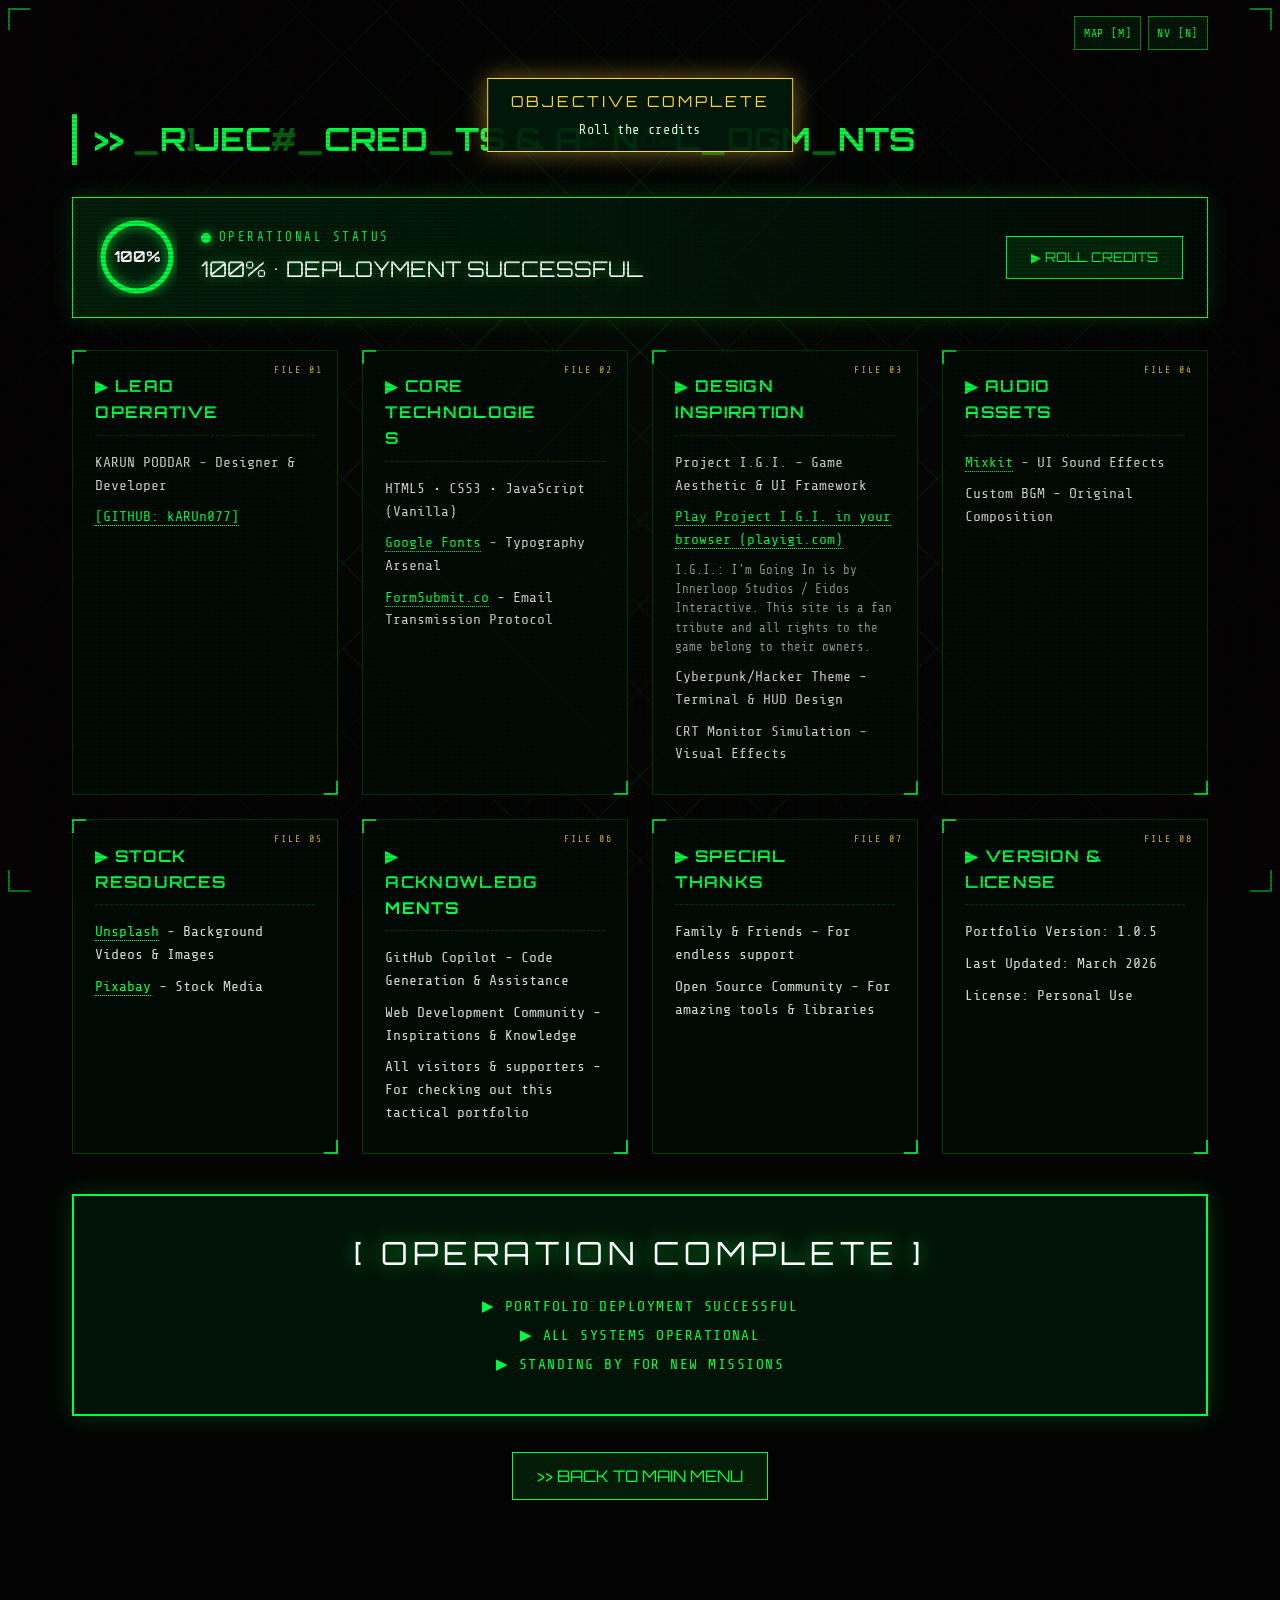
<file: credits.html>
<!DOCTYPE html>
<html lang="en">

<head>
    <meta charset="UTF-8">
    <meta name="viewport" content="width=device-width, initial-scale=1.0">
    <title>Karun | CREDITS</title>
    <meta name="description" content="Project Credits and Acknowledgments">
    <link rel="icon" href="logo.svg" type="image/svg+xml">

    <!-- Fonts -->
    <link rel="preconnect" href="https://fonts.googleapis.com">
    <link rel="preconnect" href="https://fonts.gstatic.com" crossorigin>
    <link
        href="https://fonts.googleapis.com/css2?family=Share+Tech+Mono&family=VT323&family=Orbitron:wght@400;700;900&display=swap"
        rel="stylesheet">

    <link rel="stylesheet" href="styles.css?v=TacticalUpdate3" charset="utf-8">
    <link rel="stylesheet" href="igi-ui.css?v=3">
    <style>
        /* NIGHT VISION OVERLAY */
        .nv-overlay{
            position:fixed;
            inset:0;
            background:radial-gradient(circle at center, rgba(0,255,102,0.3) 0%, rgba(0,255,102,0.15) 50%, rgba(0,10,3,0.8) 100%);
            opacity:0;
            pointer-events:none;
            z-index:60;
            transition:opacity 0.3s ease;
        }

        body.night-vision .nv-overlay{
            opacity:1;
        }

        body.night-vision .nv-overlay::before{
            content:"";
            position:absolute;
            inset:0;
            background:repeating-linear-gradient(0deg, rgba(0,0,0,0.15) 0px, rgba(0,0,0,0.15) 1px, transparent 1px, transparent 2px);
            animation:nvFlicker 0.15s infinite;
            pointer-events:none;
        }

        @keyframes nvFlicker{
            0%, 19%, 21%, 23%, 25%, 54%, 56%, 100%{opacity:1;}
            20%, 24%, 55%{opacity:0.5;}
        }

        .nv-toggle{
            position:fixed;
            bottom:20px;
            right:20px;
            padding:8px 12px;
            background:rgba(0,255,102,0.1);
            border:1px solid rgba(0,255,102,0.5);
            color:var(--term-green);
            font-family:'Share Tech Mono', monospace;
            font-size:0.75rem;
            cursor:pointer;
            z-index:50;
            transition:all 0.25s ease;
            letter-spacing:0.05rem;
        }

        .nv-toggle:hover{
            background:rgba(0,255,102,0.25);
            box-shadow:0 0 12px rgba(0,255,102,0.4);
        }

        .nv-toggle.active{
            background:rgba(0,255,102,0.3);
            box-shadow:0 0 15px rgba(0,255,102,0.6);
            border-color:var(--term-green);
        }

        /* =================== Credits =================== */
        .ops-banner {
            display: flex; align-items: center; gap: 1.5rem; flex-wrap: wrap; margin: 0 0 2rem; padding: 1.2rem 1.5rem;
            border: 1px solid var(--term-green); background: linear-gradient(90deg, rgba(0, 40, 12, .75), rgba(0, 12, 4, .85));
            box-shadow: 0 0 22px rgba(0, 255, 65, .18);
        }
        .ops-ring { position: relative; width: 80px; height: 80px; flex: 0 0 auto; }
        .ops-ring svg { width: 100%; height: 100%; transform: rotate(-90deg); }
        .ops-ring circle { fill: none; stroke-width: 5; }
        .ring-bg { stroke: rgba(0, 255, 65, .18); }
        .ring-fg { stroke: var(--term-green); stroke-linecap: round; stroke-dasharray: 213.6; stroke-dashoffset: 213.6; animation: ringFill 2.2s ease-out .3s forwards; filter: drop-shadow(0 0 6px var(--term-green)); }
        @keyframes ringFill { to { stroke-dashoffset: 0; } }
        .ops-ring b { position: absolute; inset: 0; display: grid; place-items: center; font-family: var(--font-heading); font-size: .95rem; color: #fff; }
        .ops-text { flex: 1 1 220px; min-width: 0; }
        .ops-label { display: flex; align-items: center; letter-spacing: .2em; font-size: .78rem; color: var(--term-green); }
        .ops-value { margin-top: .3rem; font-family: var(--font-heading); font-size: clamp(1rem, 3.5vw, 1.35rem); color: #fff; text-shadow: 0 0 12px rgba(0, 255, 65, .5); overflow-wrap: anywhere; }

        .credit-grid { display: grid; grid-template-columns: repeat(auto-fit, minmax(250px, 1fr)); gap: 1.5rem; margin: 0 0 2.5rem; }
        .credit-card {
            position: relative; min-width: 0; padding: 1.4rem 1.4rem 1.2rem; border: 1px solid var(--hud-border); background: rgba(0, 12, 4, .8);
            transition: transform .25s ease, border-color .25s ease, box-shadow .25s ease;
        }
        .credit-card::before, .credit-card::after { content: ""; position: absolute; width: 12px; height: 12px; border: 2px solid var(--term-green); opacity: .8; pointer-events: none; }
        .credit-card::before { top: -1px; left: -1px; border-right: 0; border-bottom: 0; }
        .credit-card::after { bottom: -1px; right: -1px; border-left: 0; border-top: 0; }
        .credit-card:hover { transform: translateY(-4px); border-color: var(--term-green); box-shadow: 0 0 22px rgba(0, 255, 65, .2); }
        .credit-no { position: absolute; top: .7rem; right: .9rem; font-size: .62rem; letter-spacing: .2em; color: #ffd23f; opacity: .85; }
        .credit-card h3 {
            margin: 0 0 1rem; padding: 0 3.5rem .6rem 0; font-family: var(--font-heading); font-size: 1.02rem; letter-spacing: .08em;
            color: var(--term-green); border-bottom: 1px dashed var(--hud-border); overflow-wrap: anywhere;
        }
        .credit-item { margin: 0 0 .55rem; color: #cfd8d2; font-size: .92rem; line-height: 1.55; overflow-wrap: anywhere; }
        .credit-item a { color: var(--term-green); text-decoration: none; border-bottom: 1px dotted var(--term-green); }
        .credit-item a:hover { color: #fff; text-shadow: 0 0 10px var(--term-green); }
        .credit-note { font-size: .78rem; color: #8aa392; }

        .mission-accomplished {
            text-align: center; padding: 2rem 1.2rem; border: 2px solid var(--term-green); background: rgba(0, 30, 10, .6);
            box-shadow: 0 0 26px rgba(0, 255, 65, .2); animation: missionGlow 2.6s ease-in-out infinite;
        }
        @keyframes missionGlow { 50% { box-shadow: 0 0 42px rgba(0, 255, 65, .38); } }
        .mission-accomplished .mission-title { font-family: var(--font-heading); font-size: clamp(1.2rem, 5vw, 2rem); letter-spacing: .15em; color: #fff; text-shadow: 0 0 18px rgba(0, 255, 65, .7); margin-bottom: 1rem; }
        .mission-accomplished .mission-status { color: var(--term-green); letter-spacing: .1em; margin: .35rem 0; font-size: .92rem; }

        /* rolling credits overlay */
        .roll { position: fixed; inset: 0; z-index: 9100; background: #000; overflow: hidden; display: block; }
        .roll[hidden] { display: none; }
        .roll::before { content: ""; position: absolute; inset: 0; pointer-events: none; z-index: 2;
            background: linear-gradient(180deg, #000 0, transparent 18%, transparent 82%, #000 100%), repeating-linear-gradient(0deg, rgba(0, 0, 0, .25) 0 1px, transparent 1px 3px); }
        .roll-close {
            position: absolute; top: 1rem; right: 1rem; z-index: 5; padding: .5rem 1rem; background: rgba(0, 255, 65, .08);
            border: 1px solid var(--term-green); color: var(--term-green); font-family: var(--font-mono); letter-spacing: .08em;
        }
        .roll-close:hover { background: var(--term-green); color: #001a08; }
        .roll-track { position: absolute; left: 0; right: 0; top: 100%; padding: 0 1.2rem 40vh; text-align: center; animation: rollUp 55s linear forwards; }
        .roll-title { margin: 0 0 3rem; font-family: var(--font-heading); font-weight: 900; font-size: clamp(2rem, 8vw, 4rem); letter-spacing: .25em; color: #fff; text-shadow: 0 0 24px rgba(0, 255, 65, .7); }
        .roll-head { margin: 3rem 0 .8rem; font-family: var(--font-heading); font-size: clamp(.95rem, 3vw, 1.3rem); letter-spacing: .25em; color: var(--term-green); }
        .roll-line { margin: .35rem 0; color: #d8e6dc; font-size: clamp(.9rem, 2.6vw, 1.1rem); }
        .roll-end { margin-top: 5rem; font-family: var(--font-heading); font-size: clamp(1.2rem, 5vw, 2rem); letter-spacing: .2em; color: #ffd23f; }
        @keyframes rollUp { to { transform: translateY(calc(-100% - 100vh)); } }
        body.rolling { overflow: hidden; }

        @media (max-width: 600px) { .ops-banner { padding: 1rem; gap: 1rem; } .ops-banner .btn { width: 100%; text-align: center; } }
        @media (prefers-reduced-motion: reduce) {
            .ring-fg { animation: none; stroke-dashoffset: 0; }
            .mission-accomplished { animation: none; }
            .roll { overflow-y: auto; }
            .roll-track { position: static; animation: none; padding-top: 4rem; }
        }
    </style>
</head>

<body class="crt">

    <!-- Screen Scanline Overlay -->
    <div class="scanlines"></div>
    <div class="nv-overlay"></div>
    <button class="nv-toggle" id="nvToggle">[ NV MODE ]</button>

    <!-- Background Video -->
    <div class="video-bg-container">
        <div class="video-overlay"></div>
    </div>

    <!-- Custom Crosshair -->
    <div class="cursor-crosshair"></div>

    <!-- HUD Wrapper -->
    <div class="hud-wrapper">
        <!-- Main Content -->
        <main class="hud-main" style="padding-top: 3rem;">
            <section id="credits" class="sector active">
                <h2 class="sector-title">>> PROJECT CREDITS &amp; ACKNOWLEDGMENTS</h2>

                <!-- Operation status -->
                <div class="ops-banner">
                    <div class="ops-ring" aria-hidden="true">
                        <svg viewBox="0 0 80 80">
                            <circle class="ring-bg" cx="40" cy="40" r="34"/>
                            <circle class="ring-fg" cx="40" cy="40" r="34"/>
                        </svg>
                        <b>100%</b>
                    </div>
                    <div class="ops-text">
                        <div class="ops-label"><span class="status-indicator"></span>OPERATIONAL STATUS</div>
                        <div class="ops-value">100% &bull; DEPLOYMENT SUCCESSFUL</div>
                    </div>
                    <button type="button" class="btn tactical-btn" id="rollBtn">&#9654; ROLL CREDITS</button>
                </div>

                <!-- Credits -->
                <div class="credit-grid">

                    <div class="credit-card">
                        <div class="credit-no">FILE 01</div>
                        <h3>&#9654; LEAD OPERATIVE</h3>
                        <div class="credit-item">KARUN PODDAR - Designer &amp; Developer</div>
                        <div class="credit-item"><a href="https://github.com/kARUn077" target="_blank">[GITHUB: kARUn077]</a></div>
                    </div>

                    <div class="credit-card">
                        <div class="credit-no">FILE 02</div>
                        <h3>&#9654; CORE TECHNOLOGIES</h3>
                        <div class="credit-item">HTML5 &bull; CSS3 &bull; JavaScript (Vanilla)</div>
                        <div class="credit-item"><a href="https://fonts.google.com/" target="_blank">Google Fonts</a> - Typography Arsenal</div>
                        <div class="credit-item"><a href="https://formsubmit.co/" target="_blank">FormSubmit.co</a> - Email Transmission Protocol</div>
                    </div>

                    <div class="credit-card">
                        <div class="credit-no">FILE 03</div>
                        <h3>&#9654; DESIGN INSPIRATION</h3>
                        <div class="credit-item">Project I.G.I. - Game Aesthetic &amp; UI Framework</div>
                        <div class="credit-item"><a href="https://playigi.com/" target="_blank" rel="noopener noreferrer">Play Project I.G.I. in your browser (playigi.com)</a></div>
                        <div class="credit-item credit-note">I.G.I.: I'm Going In is by Innerloop Studios / Eidos Interactive. This site is a fan tribute and all rights to the game belong to their owners.</div>
                        <div class="credit-item">Cyberpunk/Hacker Theme - Terminal &amp; HUD Design</div>
                        <div class="credit-item">CRT Monitor Simulation - Visual Effects</div>
                    </div>

                    <div class="credit-card">
                        <div class="credit-no">FILE 04</div>
                        <h3>&#9654; AUDIO ASSETS</h3>
                        <div class="credit-item"><a href="https://mixkit.co/" target="_blank">Mixkit</a> - UI Sound Effects</div>
                        <div class="credit-item">Custom BGM - Original Composition</div>
                    </div>

                    <div class="credit-card">
                        <div class="credit-no">FILE 05</div>
                        <h3>&#9654; STOCK RESOURCES</h3>
                        <div class="credit-item"><a href="https://unsplash.com/" target="_blank">Unsplash</a> - Background Videos &amp; Images</div>
                        <div class="credit-item"><a href="https://pixabay.com/" target="_blank">Pixabay</a> - Stock Media</div>
                    </div>

                    <div class="credit-card">
                        <div class="credit-no">FILE 06</div>
                        <h3>&#9654; ACKNOWLEDGMENTS</h3>
                        <div class="credit-item">GitHub Copilot - Code Generation &amp; Assistance</div>
                        <div class="credit-item">Web Development Community - Inspirations &amp; Knowledge</div>
                        <div class="credit-item">All visitors &amp; supporters - For checking out this tactical portfolio</div>
                    </div>

                    <div class="credit-card">
                        <div class="credit-no">FILE 07</div>
                        <h3>&#9654; SPECIAL THANKS</h3>
                        <div class="credit-item">Family &amp; Friends - For endless support</div>
                        <div class="credit-item">Open Source Community - For amazing tools &amp; libraries</div>
                    </div>

                    <div class="credit-card">
                        <div class="credit-no">FILE 08</div>
                        <h3>&#9654; VERSION &amp; LICENSE</h3>
                        <div class="credit-item">Portfolio Version: 1.0.5</div>
                        <div class="credit-item">Last Updated: March 2026</div>
                        <div class="credit-item">License: Personal Use</div>
                    </div>

                </div>

                <!-- Mission Accomplished -->
                <div class="mission-accomplished">
                    <div class="mission-title">[ OPERATION COMPLETE ]</div>
                    <div class="mission-status">&#9654; PORTFOLIO DEPLOYMENT SUCCESSFUL</div>
                    <div class="mission-status">&#9654; ALL SYSTEMS OPERATIONAL</div>
                    <div class="mission-status">&#9654; STANDING BY FOR NEW MISSIONS</div>
                </div>

                <!-- Back Button -->
                <div class="back-button" style="text-align: center; margin-top: 3rem;">
                    <a href="igi-intro.html" class="btn tactical-btn">>> BACK TO MAIN MENU</a>
                </div>

            </section>
        </main>
    </div>

    <!-- Rolling credits (opens with the ROLL CREDITS button) -->
    <div class="roll" id="roll" role="dialog" aria-modal="true" aria-label="Rolling credits" hidden>
        <button type="button" class="roll-close" id="rollClose">[ CLOSE: ESC ]</button>
        <div class="roll-track" id="rollTrack"></div>
    </div>

    <!-- Audio -->
    <audio id="sndBgTrack" src="bgm.mp3" loop preload="auto"></audio>

    <script src="igi-audio.js?v=8"></script>
    <script src="script.js?v=update10" charset="utf-8"></script>
    <script src="igi-map.js?v=17"></script>
    <script src="igi-ui.js?v=1"></script>
    <script>
    /* credits: the ROLL CREDITS button builds a scrolling end-credits screen from the credit cards */
    (function () {
        var btn = document.getElementById('rollBtn');
        var roll = document.getElementById('roll');
        var track = document.getElementById('rollTrack');
        var close = document.getElementById('rollClose');
        if (!btn || !roll || !track) return;

        function build() {
            track.textContent = '';
            function add(cls, text) { var d = document.createElement('div'); d.className = cls; d.textContent = text; track.appendChild(d); }
            add('roll-title', 'SYS_K');
            Array.prototype.forEach.call(document.querySelectorAll('.credit-card'), function (card) {
                var h = card.querySelector('h3');
                add('roll-head', h ? h.textContent.replace(/^\s*▶\s*/, '') : '');
                Array.prototype.forEach.call(card.querySelectorAll('.credit-item'), function (it) { add('roll-line', it.textContent.trim()); });
            });
            add('roll-end', '[ OPERATION COMPLETE ]');
        }
        function open() {
            build();
            track.style.animation = 'none';
            roll.hidden = false;
            void track.offsetWidth;
            track.style.animation = '';
            document.body.classList.add('rolling');
            close.focus();
        }
        function shut() { roll.hidden = true; document.body.classList.remove('rolling'); btn.focus(); }

        btn.addEventListener('click', open);
        close.addEventListener('click', shut);
        track.addEventListener('animationend', shut);
        document.addEventListener('keydown', function (e) { if (e.key === 'Escape' && !roll.hidden) shut(); });
    })();
    </script>
</body>

</html>
</file>
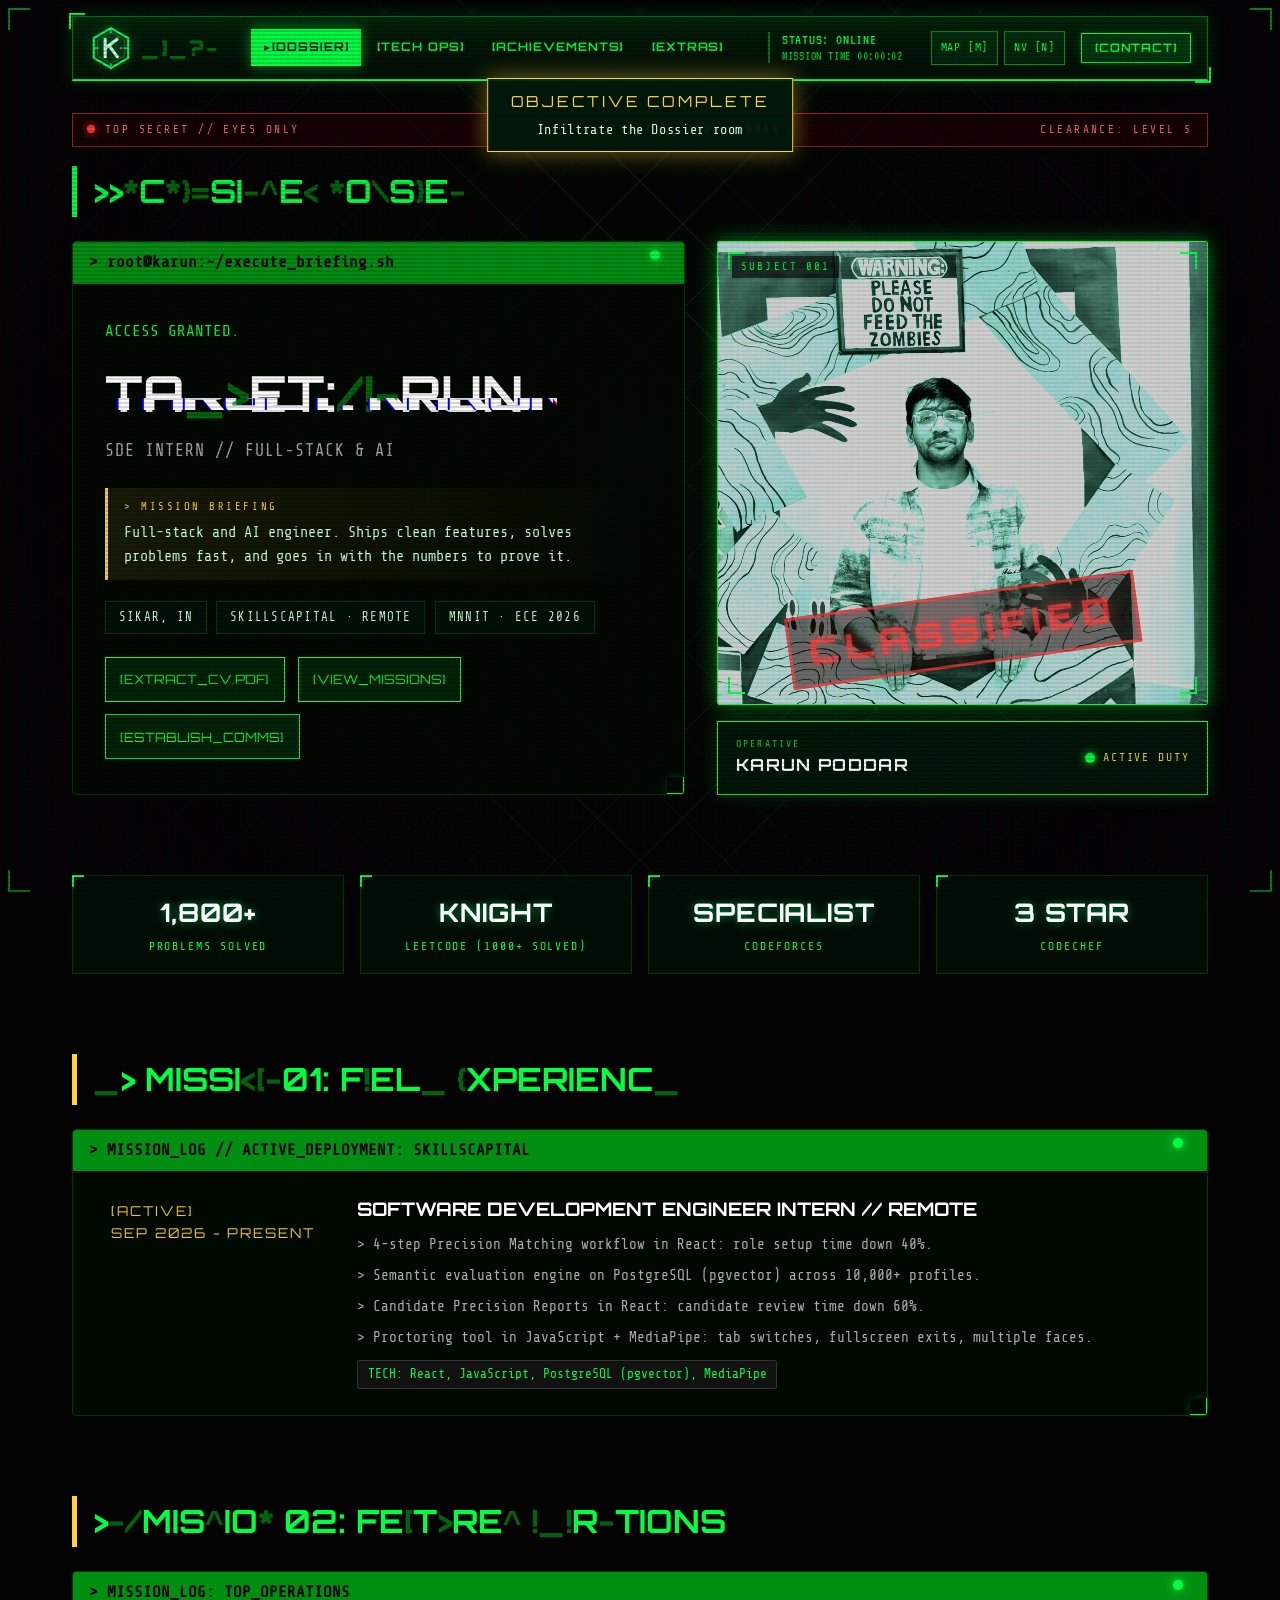
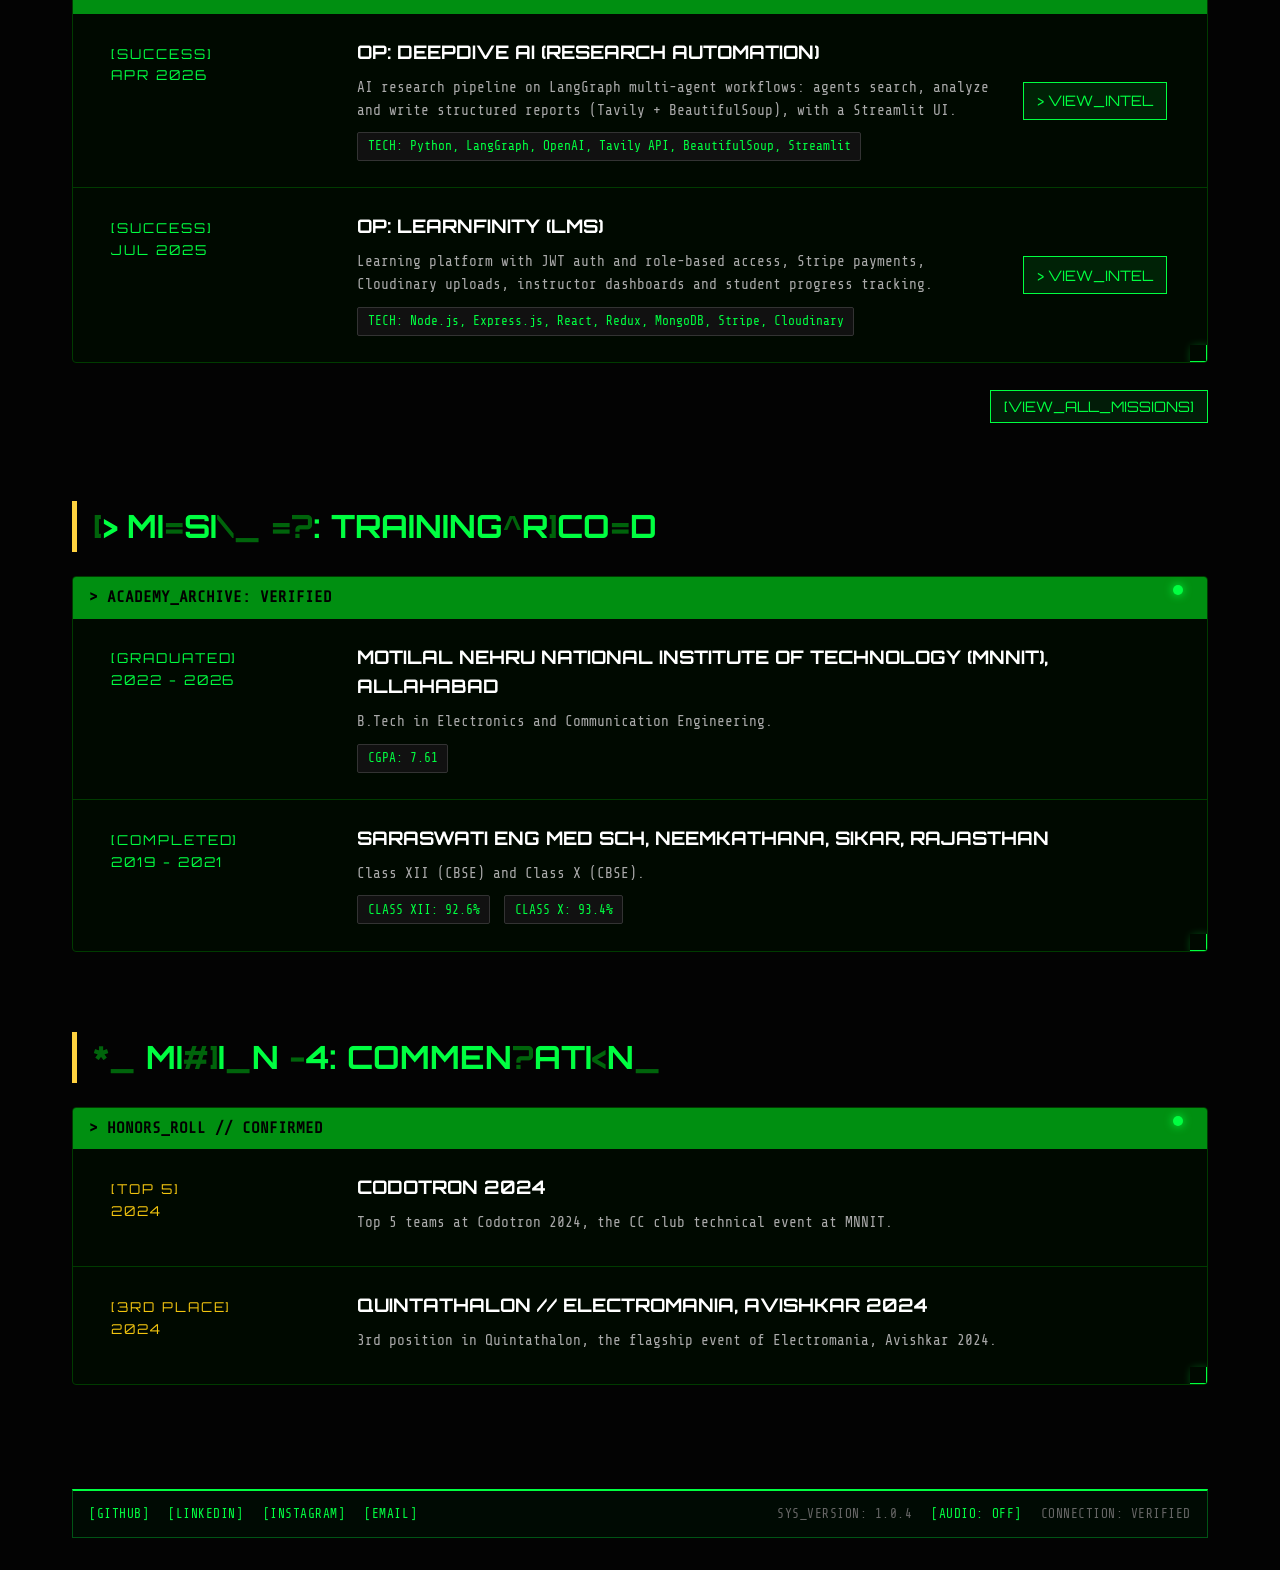
<file: dossier.html>
<!DOCTYPE html>
<html lang="en">

<head>
    <meta charset="UTF-8">
    <meta name="viewport" content="width=device-width, initial-scale=1.0">
    <title>Karun | CLASSIFIED DOSSIER</title>
    <meta name="description" content="Karun Poddar - Software Development Engineer Intern. Full-stack (MERN) and AI projects, MNNIT Allahabad ECE 2026.">
<link rel="icon" href="logo.svg" type="image/svg+xml">
    <link
        href="https://fonts.googleapis.com/css2?family=Share+Tech+Mono&family=VT323&family=Orbitron:wght@400;700;900&display=swap"
        rel="stylesheet">

    <link rel="stylesheet" href="styles.css?v=TacticalUpdate3" charset="utf-8">
    <link rel="stylesheet" href="igi-ui.css?v=3">
    <style>
        /* NIGHT VISION OVERLAY */
        .nv-overlay{
            position:fixed;
            inset:0;
            background:radial-gradient(circle at center, rgba(0,255,102,0.3) 0%, rgba(0,255,102,0.15) 50%, rgba(0,10,3,0.8) 100%);
            opacity:0;
            pointer-events:none;
            z-index:60;
            transition:opacity 0.3s ease;
        }

        body.night-vision .nv-overlay{
            opacity:1;
        }

        body.night-vision .nv-overlay::before{
            content:"";
            position:absolute;
            inset:0;
            background:repeating-linear-gradient(0deg, rgba(0,0,0,0.15) 0px, rgba(0,0,0,0.15) 1px, transparent 1px, transparent 2px);
            animation:nvFlicker 0.15s infinite;
            pointer-events:none;
        }

        @keyframes nvFlicker{
            0%, 19%, 21%, 23%, 25%, 54%, 56%, 100%{opacity:1;}
            20%, 24%, 55%{opacity:0.5;}
        }

        .nv-toggle{
            position:fixed;
            bottom:20px;
            right:20px;
            padding:8px 12px;
            background:rgba(0,255,102,0.1);
            border:1px solid rgba(0,255,102,0.5);
            color:var(--term-green);
            font-family:'Share Tech Mono', monospace;
            font-size:0.75rem;
            cursor:pointer;
            z-index:50;
            transition:all 0.25s ease;
            letter-spacing:0.05rem;
        }

        .nv-toggle:hover{
            background:rgba(0,255,102,0.25);
            box-shadow:0 0 12px rgba(0,255,102,0.4);
        }

        .nv-toggle.active{
            background:rgba(0,255,102,0.3);
            box-shadow:0 0 15px rgba(0,255,102,0.6);
            border-color:var(--term-green);
        }

        /* SERVICE RECORD STRIP */
        .record-strip{
            display:grid;
            grid-template-columns:repeat(4, 1fr);
            gap:1rem;
        }
        .record-tile{
            border:1px solid var(--hud-border);
            background:rgba(0,20,8,0.55);
            padding:1rem 1.2rem;
            text-align:center;
            transition:border-color 0.25s ease, box-shadow 0.25s ease, transform 0.25s ease;
        }
        .record-tile:hover{
            border-color:var(--term-green);
            box-shadow:0 0 16px rgba(0,255,102,0.35);
            transform:translateY(-3px);
        }
        .record-tile strong{
            display:block;
            font-family:var(--font-heading);
            font-size:1.6rem;
            color:#fff;
            letter-spacing:0.06rem;
            text-shadow:0 0 10px rgba(0,255,102,0.5);
        }
        .record-tile span{
            display:block;
            margin-top:0.3rem;
            font-size:0.72rem;
            letter-spacing:0.12rem;
            color:var(--term-green);
        }


        /* HERO */
        .hero-grid{ display:grid; grid-template-columns:1.25fr 1fr; gap:2rem; align-items:stretch; }
        .hero-main{ margin:0; display:flex; flex-direction:column; }
        .hero-main .term-body{ flex:1; display:flex; flex-direction:column; justify-content:center; padding:2.2rem 2rem; }
        .hero-main .target-name{ font-size:clamp(2rem, 6vw, 3.1rem); margin:.6rem 0 .3rem; overflow-wrap:anywhere; }
        .hero-main .role-designation{ margin:0 0 1.4rem; font-size:1.05rem; letter-spacing:.06em; }
        .hero-chips{ display:flex; flex-wrap:wrap; gap:.6rem; margin-bottom:1.4rem; }
        .hero-chips span{ padding:.35rem .8rem; font-size:.78rem; letter-spacing:.1em; color:#cfffdc; border:1px solid var(--hud-border); background:rgba(0,20,8,.6); }
        .hero-line{ margin:0 0 1.8rem; color:#9fbfa8; font-size:1rem; }
        .hero-main .action-buttons{ display:flex; flex-wrap:wrap; gap:.8rem; margin:0; }
        .hero-main .action-buttons .btn{ padding:.7rem .9rem; font-size:.8rem; }
        .hero-side{ display:flex; flex-direction:column; gap:1rem; min-width:0; }
        .hero-side .intel-photo-frame{ flex:1; min-height:300px; }
        .hero-side .intel-img{ width:100%; height:100%; min-height:300px; object-fit:cover; }
        .id-card{ display:flex; align-items:center; justify-content:space-between; flex-wrap:wrap; gap:.6rem 1rem; padding:.9rem 1.1rem; border:1px solid var(--term-green); background:rgba(0,30,10,.7); box-shadow:0 0 16px rgba(0,255,65,.2); }
        .id-card i{ display:block; font-style:normal; font-size:.62rem; letter-spacing:.22em; color:var(--term-green); opacity:.8; }
        .id-card b{ font-family:var(--font-heading); font-size:1.05rem; letter-spacing:.08em; color:#fff; }
        .id-status{ display:flex; align-items:center; font-size:.72rem; letter-spacing:.16em; color:#ffd23f; }

        .record-tile strong{ font-size:clamp(.85rem, 3.4vw, 1.6rem); overflow-wrap:normal; word-break:keep-all; }

        /* ===== IGI classified-file look ===== */
        .class-strip{
            display:flex; flex-wrap:wrap; justify-content:space-between; gap:.3rem 1rem; margin:0 0 1.2rem; padding:.45rem .9rem;
            border:1px solid rgba(255,59,59,.55); background:rgba(40,0,0,.45); color:#ff6b6b; font-size:.7rem; letter-spacing:.22em;
        }
        .class-strip .dot{ display:inline-block; width:8px; height:8px; margin-right:.6rem; border-radius:50%; background:#ff3b3b; box-shadow:0 0 8px #ff3b3b; animation:csBlink 1.2s steps(2) infinite; }
        @keyframes csBlink{ 50%{ opacity:.2; } }

        .briefing{ margin:0 0 1.3rem; padding:.7rem 1rem; border-left:3px solid #ffd23f; background:linear-gradient(90deg, rgba(255,210,63,.09), transparent); }
        .briefing .b-tag{ font-size:.66rem; letter-spacing:.24em; color:#ffd23f; margin-bottom:.3rem; }
        .briefing p{ margin:0; color:#c8ffd8; font-size:.95rem; line-height:1.6; }

        .photo-stamp{
            position:absolute; z-index:6; left:50%; top:84%; transform:translate(-50%,-50%) rotate(-8deg); padding:.3rem 1.1rem;
            border:3px solid rgba(255,59,59,.85); color:rgba(255,59,59,.85); font-family:var(--font-heading); font-weight:900; font-size:clamp(1.3rem,4vw,2.2rem);
            letter-spacing:.2em; text-shadow:0 0 10px rgba(255,59,59,.5); pointer-events:none; background:rgba(30,0,0,.55); opacity:.9; white-space:nowrap;
        }
        .photo-tag{ position:absolute; z-index:6; left:14px; top:14px; padding:.15rem .55rem; background:rgba(0,0,0,.65); color:var(--term-green); font-size:.66rem; letter-spacing:.2em; pointer-events:none; }

        /* corner brackets on every dossier box, like the IGI HUD panels */
        #experience .terminal-box::before, #operations .terminal-box::before, #education .terminal-box::before, #commendations .terminal-box::before,
        .hero-main::before{
            content:""; position:absolute; right:-1px; bottom:-1px; width:16px; height:16px; z-index:3; pointer-events:none;
            border:2px solid var(--term-green); border-left:0; border-top:0; box-shadow:2px 2px 10px rgba(0,255,65,.4);
        }
        .record-tile{ position:relative; }
        .record-tile::before{ content:""; position:absolute; left:-1px; top:-1px; width:10px; height:10px; border:2px solid var(--term-green); border-right:0; border-bottom:0; }
        #experience .sector-title, #operations .sector-title, #education .sector-title, #commendations .sector-title{ border-left-color:#ffd23f; }
        .mission-row .m-status{ letter-spacing:.14em; }
        @media (max-width:600px){ .cs-hide{ display:none; } .class-strip{ font-size:.62rem; letter-spacing:.14em; } }
        @media (prefers-reduced-motion:reduce){ .class-strip .dot{ animation:none; } }

        /* keep the dossier readable on tablets and phones */
        @media (max-width:900px){
            .hero-grid{ grid-template-columns:1fr; }
            .hero-side .intel-photo-frame, .hero-side .intel-img{ min-height:240px; }
            .record-strip{ grid-template-columns:repeat(2, 1fr); }
        }
    </style>
</head>

<body class="crt">

    <!-- Screen Scanline Overlay -->
    <div class="scanlines"></div>
    <div class="nv-overlay"></div>
    <button class="nv-toggle" id="nvToggle">[ NV MODE ]</button>

    <!-- Background Atmospheric Video (Placeholder authentic stock) -->
    <div class="video-bg-container">
        <!-- Using a free stock video of spy/server/hacker thematic -->
        <div class="video-overlay"></div>
    </div>

    <!-- Custom Crosshair Cursor -->
    <div class="cursor-crosshair"></div>

    <!-- Interface HUD Wrapper -->
    <div class="hud-wrapper">

        <!-- Header / Navigation -->
        <header class="hud-header" style="position: relative;">
            <a href="igi-intro.html" class="hud-logo" style="text-decoration: none; display: flex; align-items: center; gap: 0.5rem;">
                <img src="logo.svg" alt="SYS_K emblem" class="hud-logo-img" width="44" height="44">
                <span class="glitch" data-text="SYS_K">SYS_K</span>
            </a>
            <nav class="hud-nav">
                <a href="dossier.html" class="text-green">[DOSSIER]</a>
                <a href="level_select.html">[TECH OPS]</a>
                <a href="achievements.html">[ACHIEVEMENTS]</a>
                <a href="extras.html">[EXTRAS]</a>
            </nav>
            <div class="hud-status">STATUS: <span class="text-green blink">ONLINE</span></div>
            <a href="comms.html" class="contact-cta">[CONTACT]</a>
        </header>

        <!-- Main Content Area -->
        <main class="hud-main">

            <!-- Hero -->
            <section id="hero" class="sector active">
                <div class="class-strip" aria-hidden="true">
                    <span><i class="dot"></i>TOP SECRET // EYES ONLY</span>
                    <span>FILE: SYS-K / KARUN PODDAR</span>
                    <span class="cs-hide">CLEARANCE: LEVEL 5</span>
                </div>
                <h2 class="sector-title" style="margin-bottom: 1.5rem;">>> CLASSIFIED DOSSIER</h2>
                <div class="hero-grid">

                    <div class="terminal-box hero-main">
                        <div class="term-header">
                            <span>> root@karun:~/execute_briefing.sh</span>
                            <span class="status-indicator"></span>
                        </div>
                        <div class="term-body">
                            <p class="typewriter delay-1">ACCESS GRANTED.</p>
                            <h1 class="target-name delay-2 glitch" data-text="TARGET: KARUN">TARGET: KARUN</h1>
                            <p class="role-designation delay-3">SDE INTERN // FULL-STACK &amp; AI</p>

                            <div class="briefing delay-4">
                                <div class="b-tag">&gt; MISSION BRIEFING</div>
                                <p>Full-stack and AI engineer. Ships clean features, solves problems fast, and goes in with the numbers to prove it.</p>
                            </div>

                            <div class="hero-chips delay-4">
                                <span>SIKAR, IN</span>
                                <span>SKILLSCAPITAL &middot; REMOTE</span>
                                <span>MNNIT &middot; ECE 2026</span>
                            </div>

                            <div class="action-buttons delay-5">
                                <a href="resume.pdf" class="btn tactical-btn" download="Karun_Poddar_MNNIT.pdf">[EXTRACT_CV.PDF]</a>
                                <a href="level_select.html" class="btn tactical-btn">[VIEW_MISSIONS]</a>
                                <a href="comms.html" class="btn tactical-btn">[ESTABLISH_COMMS]</a>
                            </div>
                        </div>
                    </div>

                    <div class="hero-side">
                        <div class="intel-photo-frame">
                            <img src="profile.jpg" alt="Operative Karun" class="intel-img glitch-photo">
                            <div class="frame-corners"><span></span></div>
                            <div class="photo-stamp" aria-hidden="true">CLASSIFIED</div>
                            <div class="photo-tag" aria-hidden="true">SUBJECT 001</div>
                        </div>
                        <div class="id-card">
                            <div><i>OPERATIVE</i><b>KARUN PODDAR</b></div>
                            <div class="id-status"><span class="status-indicator"></span>ACTIVE DUTY</div>
                        </div>
                    </div>

                </div>
            </section>

            <!-- Service Record (coding ranks, from the resume) -->
            <section id="record" class="sector active" style="margin-top: 2.5rem;">
                <div class="record-strip">
                    <div class="record-tile"><strong>1,800+</strong><span>PROBLEMS SOLVED</span></div>
                    <div class="record-tile"><strong>KNIGHT</strong><span>LEETCODE (1000+ SOLVED)</span></div>
                    <div class="record-tile"><strong>SPECIALIST</strong><span>CODEFORCES</span></div>
                    <div class="record-tile"><strong>3 STAR</strong><span>CODECHEF</span></div>
                </div>
            </section>

            <!-- Field Experience (Internship) -->
            <section id="experience" class="sector active" style="margin-top: 3rem;">
                <h2 class="sector-title" style="margin-bottom: 1.5rem;">>> MISSION 01: FIELD EXPERIENCE</h2>
                <div class="missions-list terminal-box">
                    <div class="term-header">
                        <span>> MISSION_LOG // ACTIVE_DEPLOYMENT: SKILLSCAPITAL</span>
                        <span class="status-indicator"></span>
                    </div>
                    <div class="mission-row">
                        <div class="m-status text-yellow">[ACTIVE]<br>SEP 2026 - PRESENT</div>
                        <div class="m-details">
                            <h3>SOFTWARE DEVELOPMENT ENGINEER INTERN // REMOTE</h3>
                            <p>> 4-step Precision Matching workflow in React: role setup time down 40%.</p>
                            <p>> Semantic evaluation engine on PostgreSQL (pgvector) across 10,000+ profiles.</p>
                            <p>> Candidate Precision Reports in React: candidate review time down 60%.</p>
                            <p>> Proctoring tool in JavaScript + MediaPipe: tab switches, fullscreen exits, multiple faces.</p>
                            <span class="m-tech">TECH: React, JavaScript, PostgreSQL (pgvector), MediaPipe</span>
                        </div>
                    </div>
                </div>
            </section>

            <!-- Featured Operations (projects from the resume) -->
            <section id="operations" class="sector active" style="margin-top: 3rem;">
                <h2 class="sector-title" style="margin-bottom: 1.5rem;">>> MISSION 02: FEATURED OPERATIONS</h2>
                <div class="missions-list terminal-box">
                    <div class="term-header">
                        <span>> MISSION_LOG: TOP_OPERATIONS</span>
                        <span class="status-indicator"></span>
                    </div>
                    <div class="mission-row">
                        <div class="m-status text-green">[SUCCESS]<br>APR 2026</div>
                        <div class="m-details">
                            <h3>OP: DEEPDIVE AI (RESEARCH AUTOMATION)</h3>
                            <p>AI research pipeline on LangGraph multi-agent workflows: agents search, analyze and write structured reports (Tavily + BeautifulSoup), with a Streamlit UI.</p>
                            <span class="m-tech">TECH: Python, LangGraph, OpenAI, Tavily API, BeautifulSoup, Streamlit</span>
                        </div>
                        <a href="https://github.com/kARUn077/DeepDive-AI" target="_blank" class="btn tactical-btn small-btn">> VIEW_INTEL</a>
                    </div>
                    <div class="mission-row">
                        <div class="m-status text-green">[SUCCESS]<br>JUL 2025</div>
                        <div class="m-details">
                            <h3>OP: LEARNFINITY (LMS)</h3>
                            <p>Learning platform with JWT auth and role-based access, Stripe payments, Cloudinary uploads, instructor dashboards and student progress tracking.</p>
                            <span class="m-tech">TECH: Node.js, Express.js, React, Redux, MongoDB, Stripe, Cloudinary</span>
                        </div>
                        <a href="https://github.com/kARUn077/Learnfinity" target="_blank" class="btn tactical-btn small-btn">> VIEW_INTEL</a>
                    </div>
                </div>
                <div style="margin-top: 1rem; text-align: right;">
                    <a href="level_select.html" class="btn tactical-btn small-btn">[VIEW_ALL_MISSIONS]</a>
                </div>
            </section>

            <!-- Education -->
            <section id="education" class="sector active" style="margin-top: 3rem;">
                <h2 class="sector-title" style="margin-bottom: 1.5rem;">>> MISSION 03: TRAINING RECORD</h2>
                <div class="missions-list terminal-box">
                    <div class="term-header">
                        <span>> ACADEMY_ARCHIVE: VERIFIED</span>
                        <span class="status-indicator"></span>
                    </div>
                    <div class="mission-row">
                        <div class="m-status text-green">[GRADUATED]<br>2022 - 2026</div>
                        <div class="m-details">
                            <h3>MOTILAL NEHRU NATIONAL INSTITUTE OF TECHNOLOGY (MNNIT), ALLAHABAD</h3>
                            <p>B.Tech in Electronics and Communication Engineering.</p>
                            <span class="m-tech">CGPA: 7.61</span>
                        </div>
                    </div>
                    <div class="mission-row">
                        <div class="m-status text-green">[COMPLETED]<br>2019 - 2021</div>
                        <div class="m-details">
                            <h3>SARASWATI ENG MED SCH, NEEMKATHANA, SIKAR, RAJASTHAN</h3>
                            <p>Class XII (CBSE) and Class X (CBSE).</p>
                            <span class="m-tech">CLASS XII: 92.6%</span>
                            <span class="m-tech">CLASS X: 93.4%</span>
                        </div>
                    </div>
                </div>
            </section>

            <!-- Commendations (achievements from the resume) -->
            <section id="commendations" class="sector active" style="margin-top: 3rem;">
                <h2 class="sector-title" style="margin-bottom: 1.5rem;">>> MISSION 04: COMMENDATIONS</h2>
                <div class="missions-list terminal-box">
                    <div class="term-header">
                        <span>> HONORS_ROLL // CONFIRMED</span>
                        <span class="status-indicator"></span>
                    </div>
                    <div class="mission-row">
                        <div class="m-status text-yellow">[TOP 5]<br>2024</div>
                        <div class="m-details">
                            <h3>CODOTRON 2024</h3>
                            <p>Top 5 teams at Codotron 2024, the CC club technical event at MNNIT.</p>
                        </div>
                    </div>
                    <div class="mission-row">
                        <div class="m-status text-yellow">[3RD PLACE]<br>2024</div>
                        <div class="m-details">
                            <h3>QUINTATHALON // ELECTROMANIA, AVISHKAR 2024</h3>
                            <p>3rd position in Quintathalon, the flagship event of Electromania, Avishkar 2024.</p>
                        </div>
                    </div>
                </div>
            </section>

        </main>

        <footer class="hud-footer">
            <div class="footer-links" style="display:flex; gap:1.5rem;">
                <a href="https://github.com/kARUn077" target="_blank"
                    style="color:var(--term-green); text-decoration:none;">[GITHUB]</a>
                <a href="https://www.linkedin.com/in/karun-poddar-515b23264/" target="_blank"
                    style="color:var(--term-green); text-decoration:none;">[LINKEDIN]</a>
                <a href="https://www.instagram.com/me_kirtan_17/" target="_blank"
                    style="color:var(--term-green); text-decoration:none;">[INSTAGRAM]</a>
                <a href="mailto:karunpoddar881@gmail.com"
                    style="color:var(--term-green); text-decoration:none;">[EMAIL]</a>
            </div>
            <div style="display:flex; gap:1.5rem; align-items: center;">
                <span>SYS_VERSION: 1.0.4</span>
                <span id="audio-toggle" class="text-green" style="transition: all 0.2s;">[AUDIO:
                    OFF]</span>
                <span>CONNECTION: VERIFIED</span>
            </div>
        </footer>
    </div>

    <!-- Interface Audio -->
    <audio id="sndBgTrack" src="bgm.mp3" loop preload="auto"></audio>

    <script src="igi-audio.js?v=8"></script>
    <script src="script.js?v=update10" charset="utf-8"></script>
    <script src="igi-map.js?v=17"></script>
    <script src="igi-ui.js?v=1"></script>
</body>

</html>
</file>
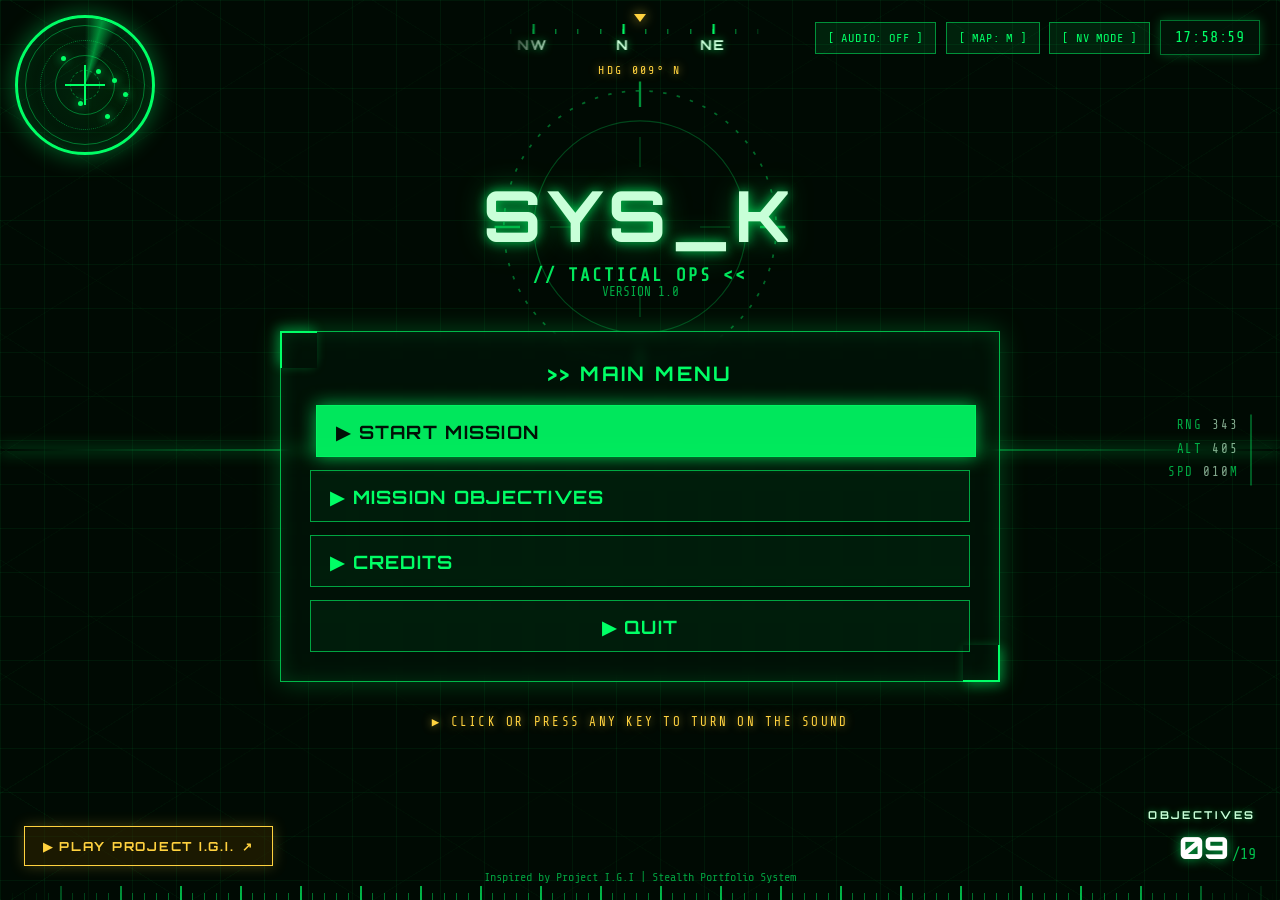
<file: igi-intro.html>
<!DOCTYPE html>
<html lang="en">
<head>
<meta charset="UTF-8">
<meta name="viewport" content="width=device-width, initial-scale=1.0">
<title>SYS_K - Tactical Ops</title>
<link rel="icon" href="logo.svg" type="image/svg+xml">

<link rel="preconnect" href="https://fonts.googleapis.com">
<link rel="preconnect" href="https://fonts.gstatic.com" crossorigin>
<link href="https://fonts.googleapis.com/css2?family=Orbitron:wght@500;700;900&family=Share+Tech+Mono&display=swap" rel="stylesheet">

<style>
*{
    margin:0;
    padding:0;
    box-sizing:border-box;
}

:root{
    --neon:#00ff66;
    --dark1:#000a03;
    --dark2:#011407;
}

body{
    min-height:100vh;
    overflow:hidden;
    color:var(--neon);
    font-family:'Share Tech Mono', monospace;
    display:flex;
    align-items:center;
    justify-content:center;
    position:relative;
    background:#000a03;
}

/* BACKGROUND: only the soldier is cut out of the title-screen picture (the rest of that
   picture is a mock menu, which used to show through as ghost text behind the real one) */
.bg-soldier{
    --H:min(46vh, 380px);
    position:fixed;
    left:calc(50% - 540px);
    top:3.4rem;
    height:var(--H);
    width:calc(var(--H) * 280 / 290);
    background-image:url('ChatGPT Image Mar 1, 2026, 11_41_24 PM.png');
    background-repeat:no-repeat;
    background-size:calc(var(--H) * 1536 / 290) auto;
    background-position:calc(var(--H) * -310 / 290) calc(var(--H) * -55 / 290);
    filter:brightness(1.15) saturate(1.25) contrast(1.05);
    -webkit-mask-image:radial-gradient(ellipse at 50% 50%, #000 36%, transparent 68%);
    mask-image:radial-gradient(ellipse at 50% 50%, #000 36%, transparent 68%);
    z-index:1;
    pointer-events:none;
}
@media (max-width:1299px){ .bg-soldier{ display:none; } }

/* GRID */
body::before{
    content:"";
    position:fixed;
    inset:0;
    background-image:
        linear-gradient(rgba(0,255,102,0.06) 1px, transparent 1px),
        linear-gradient(90deg, rgba(0,255,102,0.06) 1px, transparent 1px);
    background-size:44px 44px;
    animation:gridMove 18s linear infinite;
    pointer-events:none;
}

@keyframes gridMove{
    from{transform:translateY(0);}
    to{transform:translateY(44px);}
}

/* SCANLINE */
.scanline{
    position:fixed;
    width:100%;
    height:2px;
    background:linear-gradient(90deg,transparent,rgba(0,255,102,0.9),transparent);
    box-shadow:0 0 15px rgba(0,255,102,0.9);
    animation:scan 5s linear infinite;
    pointer-events:none;
}

@keyframes scan{
    from{top:-4px;}
    to{top:100%;}
}

/* MAIN WRAP */
.intro-wrap{
    width:min(92vw,720px);
    position:relative;
    z-index:2;
    display:flex;
    flex-direction:column;
    align-items:center;
    gap:2rem;
}

/* HEADER */
.header{
    text-align:center;
    animation: fadeInUp 0.8s ease-out forwards;
    opacity:0;
}

.header h1{
    font-family:'Orbitron',sans-serif;
    font-size:clamp(2.6rem,8vw,4.4rem);
    letter-spacing:0.35rem;
    color:#c8ffd8;
    text-shadow:
        0 0 12px rgba(0,255,102,0.8),
        0 0 30px rgba(0,255,102,0.4);
}

.header h2{
    margin-top:0.4rem;
    font-size:1.1rem;
    letter-spacing:0.12rem;
    opacity:0.9;
}

.version{
    font-size:0.8rem;
    opacity:0.65;
}

/* MENU */
.menu-box{
    width:100%;
    padding:1.8rem;
    border:1.5px solid rgba(0,255,102,0.7);
    background:rgba(0,25,10,0.5);
    backdrop-filter:blur(6px);
    box-shadow:
        0 0 25px rgba(0,255,102,0.25),
        inset 0 0 20px rgba(0,255,102,0.15);    position:relative;
}

/* HUD CORNER BRACKETS */
.menu-box::before,
.menu-box::after{
    content:"";
    position:absolute;
    width:35px;
    height:35px;
    border:2px solid var(--neon);
}

.menu-box::before{
    top:-1px;
    left:-1px;
    border-right:none;
    border-bottom:none;
    box-shadow:-3px -3px 12px rgba(0,255,102,0.4);
}

.menu-box::after{
    bottom:-1px;
    right:-1px;
    border-left:none;
    border-top:none;
    box-shadow:3px 3px 12px rgba(0,255,102,0.4);}

.menu-box h3{
    text-align:center;
    margin-bottom:1.2rem;
    font-family:'Orbitron', sans-serif;
    letter-spacing:0.15rem;
    font-weight:700;
    font-size:1.25rem;
}

.menu-list{
    display:flex;
    flex-direction:column;
    gap:0.8rem;
}

.menu-item{
    border:1px solid rgba(0,255,102,0.6);
    padding:0.85rem 1.2rem;
    background:rgba(0,255,102,0.05);
    text-decoration:none;
    color:var(--neon);
    transition:all 0.25s ease;
    font-family:'Orbitron', sans-serif;
    letter-spacing:0.08rem;
    font-size:1.15rem;
    font-weight:700;
}

.menu-item:hover{
    background:rgba(0,255,102,0.9);
    color:#001106;
    box-shadow:0 0 18px rgba(0,255,102,0.7);
    transform:translateX(6px);
}

.menu-btn{
    cursor:pointer;
}

/* FOOTER */
.menu-box h3{
    animation: fadeInUp 0.8s ease-out 0.5s forwards;
    opacity:0;
}

/* TACTICAL CLOCK */
.tactical-clock{
    position:fixed;
    top:20px;
    right:20px;
    font-family:'Share Tech Mono', monospace;
    font-size:0.95rem;
    color:var(--neon);
    border:1px solid rgba(0,255,102,0.4);
    padding:8px 14px;
    background:rgba(0,25,10,0.6);
    box-shadow:0 0 12px rgba(0,255,102,0.25);
    z-index:3;
    letter-spacing:0.05rem;
}

.menu-list{
    animation: fadeInUp 0.8s ease-out 0.8s forwards;
    opacity:0;
}

footer{
    position:fixed;
    bottom:16px;
    left:50%;
    transform:translateX(-50%);
    font-size:0.75rem;
    opacity:0;
    animation: fadeIn 0.6s ease-out 1.3s forwards;
}

/* ANIMATIONS */
@keyframes fadeInUp{
    from{
        opacity:0;
        transform:translateY(25px);
    }
    to{
        opacity:1;
        transform:translateY(0);
    }
}

@keyframes fadeIn{
    from{opacity:0;}
    to{opacity:0.6;}
}

/* TACTICAL RADAR */
.tactical-radar{
    position:fixed;
    top:15px;
    left:15px;
    width:140px;
    height:140px;
    border:3px solid var(--neon);
    border-radius:50%;
    background:radial-gradient(circle at center, rgba(0,255,102,0.1) 0%, rgba(0,255,102,0.03) 100%);
    box-shadow:0 0 25px rgba(0,255,102,0.4), inset 0 0 20px rgba(0,255,102,0.15);
    z-index:50;
    overflow:hidden;
}

.radar-grid{
    position:absolute;
    width:100%;
    height:100%;
    top:0;
    left:0;
}

/* Crosshair in center */
.radar-grid::before,
.radar-grid::after{
    content:"";
    position:absolute;
    background:var(--neon);
    top:50%;
    left:50%;
    transform:translate(-50%, -50%);
}

.radar-grid::before{
    width:2px;
    height:40px;
}

.radar-grid::after{
    width:40px;
    height:2px;
}

.radar-circle{
    position:absolute;
    border:1px solid rgba(0,255,102,0.4);
    border-radius:50%;
    top:50%;
    left:50%;
    transform:translate(-50%, -50%);
}

.radar-circle:nth-child(1){width:30px; height:30px; border-style:dashed;}
.radar-circle:nth-child(2){width:60px; height:60px;}
.radar-circle:nth-child(3){width:90px; height:90px; border-style:dotted;}
.radar-circle:nth-child(4){width:120px; height:120px;}

.radar-scan{
    position:absolute;
    width:100%;
    height:100%;
    top:0;
    left:0;
    background:conic-gradient(from 0deg, transparent 0deg, rgba(0,255,102,0.5) 15deg, transparent 30deg);
    animation:radarSpin 4s linear infinite;
    border-radius:50%;
}

.radar-dot{
    position:absolute;
    width:5px;
    height:5px;
    background:var(--neon);
    border-radius:50%;
    box-shadow:0 0 10px var(--neon), 0 0 20px rgba(0,255,102,0.5);
    animation:radarBlink 1.2s ease-in-out infinite;
}

.radar-dot:nth-child(5){
    top:38%;
    left:58%;
}

.radar-dot:nth-child(6){
    top:62%;
    left:45%;
    animation-delay:0.3s;
}

.radar-dot:nth-child(7){
    top:45%;
    left:70%;
    animation-delay:0.6s;
}

.radar-dot:nth-child(8){
    top:72%;
    left:65%;
    animation-delay:0.15s;
}

.radar-dot:nth-child(9){
    top:28%;
    left:32%;
    animation-delay:0.45s;
}

.radar-dot:nth-child(10){
    top:55%;
    left:78%;
    animation-delay:0.9s;
}

@keyframes radarSpin{
    from{transform:rotate(0deg);}
    to{transform:rotate(360deg);}
}

@keyframes radarBlink{
    0%, 100%{opacity:1; transform:scale(1);}
    50%{opacity:0.2; transform:scale(0.7);}
}

/* CROSSHAIR */
.cursor-crosshair{
    position:fixed;
    top:0;
    left:0;
    width:30px;
    height:30px;
    border:1px solid var(--neon);
    border-radius:50%;
    pointer-events:none;
    transform:translate(-50%, -50%);
    z-index:10000;
    transition: width 0.1s, height 0.1s, border-color 0.1s;
}

body{ cursor:none; }

a, button, .menu-item, .menu-btn, .nv-toggle{ cursor:none !important; }

.cursor-crosshair::before,
.cursor-crosshair::after{
    content:"";
    position:absolute;
    background:var(--neon);
}

.cursor-crosshair::before{
    top:50%;
    left:-5px;
    right:-5px;
    height:1px;
    transform:translateY(-50%);
}

.cursor-crosshair::after{
    left:50%;
    top:-5px;
    bottom:-5px;
    width:1px;
    transform:translateX(-50%);
    transition: background 0.12s ease;
}

body.hover-target .cursor-crosshair{
    width:40px;
    height:40px;
    border-color:#ff2a2a;
}

body.hover-target .cursor-crosshair::before,
body.hover-target .cursor-crosshair::after{
    background:#ff2a2a;
}

/* NIGHT VISION OVERLAY */
.nv-overlay{
    position:fixed;
    inset:0;
    background:radial-gradient(circle at center, rgba(0,255,102,0.3) 0%, rgba(0,255,102,0.15) 50%, rgba(0,10,3,0.8) 100%);
    opacity:0;
    pointer-events:none;
    z-index:60;
    transition:opacity 0.3s ease;
}

body.night-vision .nv-overlay{
    opacity:1;
}

body.night-vision .nv-overlay::before{
    content:"";
    position:absolute;
    inset:0;
    background:repeating-linear-gradient(0deg, rgba(0,0,0,0.15) 0px, rgba(0,0,0,0.15) 1px, transparent 1px, transparent 2px);
    animation:nvFlicker 0.15s infinite;
    pointer-events:none;
}

@keyframes nvFlicker{
    0%, 19%, 21%, 23%, 25%, 54%, 56%, 100%{opacity:1;}
    20%, 24%, 55%{opacity:0.5;}
}

.nv-toggle{
    position:fixed;
    bottom:80px;
    right:20px;
    padding:8px 12px;
    background:rgba(0,255,102,0.1);
    border:1px solid rgba(0,255,102,0.5);
    color:var(--neon);
    font-family:'Share Tech Mono', monospace;
    font-size:0.75rem;
    cursor:pointer;
    z-index:50;
    transition:all 0.25s ease;
    letter-spacing:0.05rem;
}

.nv-toggle:hover{
    background:rgba(0,255,102,0.25);
    box-shadow:0 0 12px rgba(0,255,102,0.4);
}

.nv-toggle.active{
    background:rgba(0,255,102,0.3);
    box-shadow:0 0 15px rgba(0,255,102,0.6);
    border-color:var(--neon);
}

@media(max-width:540px){
    .cursor-crosshair{display:none;}
    body{cursor:auto;}
}

/* crosshair only after a real mouse moves; never on touch screens */
.cursor-crosshair{opacity:0;}
body.has-mouse .cursor-crosshair{opacity:1;}
@media (hover:none), (pointer:coarse){ .cursor-crosshair{display:none;} body{cursor:auto;} }

/* the tool buttons share a row under the menu on small / short screens */
.intro-tools{display:none;}

/* ---- phones and short (landscape) screens: nothing fixed on top of the menu ---- */
@media (max-width:700px), (max-height:640px){
    body{overflow-y:auto; flex-direction:column; align-items:center; justify-content:flex-start; padding:4.2rem 0 1.5rem;}
    .intro-wrap{gap:1.2rem; padding-bottom:.5rem;}
    .tactical-radar{display:none;}
    footer{position:static; transform:none; margin:1.2rem auto 0; padding:0 1rem; text-align:center; opacity:.6; animation:none;}
    .intro-tools{display:flex; gap:.6rem; justify-content:center; flex-wrap:wrap;}
    .intro-tools button{position:static !important; bottom:auto !important; right:auto !important; margin:0 !important; min-height:40px;}
    .header h1{font-size:clamp(2.2rem, 12vw, 3.4rem); letter-spacing:.2rem;}
    .menu-box{padding:1.2rem;}
    .menu-item{font-size:1rem; padding:.8rem 1rem;}
}

/* =====================================================================
   IGI HUD LAYER (title screen)
   ===================================================================== */
.hud-lattice{
    position:fixed; inset:0; z-index:1; pointer-events:none; opacity:.6;
    background:
        repeating-linear-gradient(32deg, rgba(0,255,102,.08) 0 1px, transparent 1px 96px),
        repeating-linear-gradient(-32deg, rgba(0,255,102,.08) 0 1px, transparent 1px 96px);
    -webkit-mask-image:radial-gradient(ellipse at center, transparent 28%, #000 100%);
    mask-image:radial-gradient(ellipse at center, transparent 28%, #000 100%);
}
.hud-ruler{
    position:fixed; left:0; right:0; bottom:0; height:14px; z-index:3; pointer-events:none; opacity:.75;
    background:
        repeating-linear-gradient(90deg, rgba(0,255,102,.9) 0 2px, transparent 2px 60px) bottom / 100% 14px no-repeat,
        repeating-linear-gradient(90deg, rgba(0,255,102,.55) 0 1px, transparent 1px 12px) bottom / 100% 7px no-repeat;
    -webkit-mask-image:linear-gradient(90deg, transparent, #000 12%, #000 88%, transparent);
    mask-image:linear-gradient(90deg, transparent, #000 12%, #000 88%, transparent);
}

/* compass */
.hud-compass{
    position:fixed; top:20px; left:50%; transform:translateX(-50%);
    width:min(520px, calc(100vw - 1000px)); height:46px; z-index:4; pointer-events:none; overflow:hidden;
    -webkit-mask-image:linear-gradient(90deg, transparent, #000 20%, #000 80%, transparent);
    mask-image:linear-gradient(90deg, transparent, #000 20%, #000 80%, transparent);
}
.hud-compass .strip{ position:absolute; top:16px; left:0; display:flex; will-change:transform; }
.hud-compass .cell{
    flex:0 0 90px; width:90px; text-align:center; position:relative;
    font:700 .85rem 'Orbitron',sans-serif; letter-spacing:.1em; color:#c8ffd8; text-shadow:0 0 8px rgba(0,255,102,.7);
}
.hud-compass .cell::before{ content:""; position:absolute; top:-12px; left:50%; width:2px; height:10px; background:var(--neon); }
.hud-compass .cell::after{
    content:""; position:absolute; top:-7px; left:0; right:0; height:5px;
    background:repeating-linear-gradient(90deg, rgba(0,255,102,.7) 0 1px, transparent 1px 22.5px);
}
.hud-caret{
    position:fixed; top:14px; left:50%; width:0; height:0; z-index:5; pointer-events:none;
    border-left:6px solid transparent; border-right:6px solid transparent; border-top:8px solid #ffd23f;
    transform:translateX(-50%); filter:drop-shadow(0 0 6px rgba(255,210,63,.8));
}
.hud-heading{
    position:fixed; top:64px; left:50%; transform:translateX(-50%); z-index:4; pointer-events:none;
    font-size:.72rem; letter-spacing:.2em; color:#ffd23f; text-shadow:0 0 8px rgba(255,210,63,.6);
}

/* telemetry */
.hud-readout{
    position:fixed; right:2.2vw; top:50%; transform:translateY(-50%); z-index:3; pointer-events:none;
    font-size:.78rem; letter-spacing:.15em; line-height:1.9; text-align:right; opacity:.65;
    border-right:2px solid rgba(0,255,102,.5); padding-right:.7rem;
}
.hud-readout b{ color:#c8ffd8; font-weight:400; }

/* top-right cluster: map, night vision, clock */
.intro-top{ position:fixed; top:20px; right:20px; z-index:6; display:flex; align-items:center; gap:.6rem; }
.intro-top .tactical-clock{ position:static; }
.intro-top .nv-toggle, .intro-top #igiMapBtn{
    position:static !important; bottom:auto !important; right:auto !important; margin:0 !important; white-space:nowrap;
}

/* rotating reticle behind the title */
.header{ position:relative; }
.title-reticle{
    position:absolute; left:50%; top:44%; width:min(300px,70vw); height:min(300px,70vw);
    transform:translate(-50%,-50%); z-index:-1; pointer-events:none; opacity:.55;
}
.title-reticle .spin{ transform-origin:130px 130px; animation:reticleSpin 48s linear infinite; }
@keyframes reticleSpin{ to{ transform:rotate(360deg); } }

/* "turn on the sound" hint: the browser only allows audio after a click / key / tap */
.audio-hint{
    visibility:hidden; text-align:center; font-size:.78rem; letter-spacing:.18em; color:#ffd23f;
    text-shadow:0 0 8px rgba(255,210,63,.6); animation:hintPulse 1.4s ease-in-out infinite;
}
.audio-hint.show{ visibility:visible; }
@keyframes hintPulse{ 0%,100%{ opacity:1; } 50%{ opacity:.35; } }
@media (prefers-reduced-motion:reduce){ .audio-hint{ animation:none; } }

/* selected menu entry (keyboard or mouse), same look as hover */
.menu-item.sel{
    background:rgba(0,255,102,0.9); color:#001106; box-shadow:0 0 18px rgba(0,255,102,0.7); transform:translateX(6px);
}

/* objectives counter (bottom right) */
.hud-bottom{
    position:fixed; left:24px; right:24px; bottom:34px; z-index:4; pointer-events:none;
    display:flex; justify-content:space-between; align-items:flex-end; gap:1rem;
}
.hud-label{
    display:flex; justify-content:space-between; gap:1rem; margin-bottom:.35rem;
    font:700 .68rem 'Orbitron',sans-serif; letter-spacing:.25em; color:#c8ffd8; text-shadow:0 0 6px rgba(0,255,102,.5);
}
.hud-label b{ font-weight:700; color:var(--neon); }
.hud-ammo{ text-align:right; margin-left:auto; }
.play-btn{
    pointer-events:auto; align-self:flex-end; display:inline-flex; align-items:center; gap:.5rem; padding:.7rem 1.1rem;
    font:700 .78rem 'Orbitron',sans-serif; letter-spacing:.14em; text-decoration:none; color:#ffd23f;
    border:1px solid #ffd23f; background:rgba(60,45,0,.45); box-shadow:0 0 14px rgba(255,210,63,.25);
    transition:background .2s, color .2s, box-shadow .2s;
}
.play-btn:hover, .play-btn:focus-visible{ background:#ffd23f; color:#201800; box-shadow:0 0 22px rgba(255,210,63,.7); }
.hud-ammo .hud-label{ justify-content:flex-end; }
.hud-count b{ font:900 1.9rem 'Orbitron',sans-serif; color:#fff; text-shadow:0 0 12px rgba(0,255,102,.7); }
.hud-count span{ font-size:.95rem; opacity:.75; margin-left:.2rem; }

@media (max-width:1199px){ .hud-compass, .hud-caret, .hud-heading{ display:none; } }
@media (max-width:1100px){ .hud-readout{ display:none; } }

/* ---- phones and short screens: the HUD joins the page flow instead of floating over the menu ---- */
@media (max-width:700px), (max-height:640px){
    .hud-ruler, .hud-readout, .hud-compass, .hud-caret, .hud-heading{ display:none; }
    .intro-top{ top:10px; right:10px; }
    .intro-top .tactical-clock{ font-size:.8rem; padding:6px 10px; }
    .hud-bottom{
        position:static; width:min(92vw,720px); margin:1rem auto 0; flex-wrap:wrap; justify-content:space-between;
    }
    .title-reticle{ width:min(220px,60vw); height:min(220px,60vw); }
}
@media (prefers-reduced-motion:reduce){ .title-reticle .spin{ animation:none; } }
</style>
</head>

<body>

<div class="bg-soldier" aria-hidden="true"></div>
<div class="scanline"></div>
<div class="nv-overlay"></div>
<div class="cursor-crosshair"></div>
<div class="hud-lattice"></div>
<div class="hud-ruler"></div>

<!-- compass strip: scrolls with the mouse like turning your head -->
<div class="hud-compass" aria-hidden="true"><div class="strip" id="compassStrip"></div></div>
<div class="hud-caret" aria-hidden="true"></div>
<div class="hud-heading" id="hudHeading" aria-hidden="true">HDG 000&deg; N</div>

<!-- telemetry read-outs (right edge) -->
<div class="hud-readout" aria-hidden="true">
    <div>RNG <b id="roRng">346</b></div>
    <div>ALT <b id="roAlt">404</b></div>
    <div>SPD <b id="roSpd">009</b>M</div>
</div>

<!-- top right: map / night-vision buttons and the clock -->
<div class="intro-top">
    <button class="nv-toggle" id="audioToggle" aria-label="Toggle music">[ AUDIO: OFF ]</button>
    <button class="nv-toggle" id="nvToggle">[ NV MODE ]</button>
    <div class="tactical-clock" id="tacticalClock">00:00:00 UTC</div>
</div>

<!-- Tactical Radar -->
<div class="tactical-radar">
    <div class="radar-grid">
        <div class="radar-circle"></div>
        <div class="radar-circle"></div>
        <div class="radar-circle"></div>
        <div class="radar-circle"></div>
        <div class="radar-dot"></div>
        <div class="radar-dot"></div>
        <div class="radar-dot"></div>
        <div class="radar-dot"></div>
        <div class="radar-dot"></div>
        <div class="radar-dot"></div>
        <div class="radar-scan"></div>
    </div>
</div>

<div class="intro-wrap">

    <div class="header">
        <svg class="title-reticle" viewBox="0 0 260 260" aria-hidden="true">
            <g class="spin" fill="none" stroke="#00ff66">
                <circle cx="130" cy="130" r="118" stroke-width="1.5" stroke-dasharray="3 9" opacity=".7"/>
                <circle cx="130" cy="130" r="92" stroke-width="1" opacity=".45"/>
                <path d="M130 4v22M130 234v22M4 130h22M234 130h22" stroke-width="2"/>
            </g>
            <g fill="none" stroke="#00ff66" opacity=".5" stroke-width="1">
                <path d="M130 52v26M130 182v26M52 130h26M182 130h26"/>
            </g>
        </svg>
        <h1>SYS_K</h1>
        <h2>// TACTICAL OPS &lt;&lt;</h2>
        <p class="version">VERSION 1.0</p>
    </div>

    <div class="menu-box">
        <h3>&gt;&gt; MAIN MENU</h3>
        <div class="menu-list">
            <a class="menu-item" href="dossier.html">▶ START MISSION</a>
            <a class="menu-item" href="objectives.html">▶ MISSION OBJECTIVES</a>
            <a class="menu-item" href="credits.html">▶ CREDITS</a>
            <button class="menu-item menu-btn" onclick="quitMission()">▶ QUIT</button>
        </div>
    </div>

    <div class="audio-hint" id="audioHint" role="status">&#9654; CLICK OR PRESS ANY KEY TO TURN ON THE SOUND</div>

</div>

<footer>
    Inspired by Project I.G.I | Stealth Portfolio System
</footer>

<!-- IGI-style HUD: objectives counter (bottom right) -->
<div class="hud-bottom">
    <a class="play-btn" href="https://playigi.com/" target="_blank" rel="noopener noreferrer">&#9654; PLAY PROJECT I.G.I. <span aria-hidden="true">&#8599;</span></a>
    <div class="hud-ammo" title="Objectives completed">
        <div class="hud-label"><span>OBJECTIVES</span></div>
        <div class="hud-count"><b id="ammoDone">00</b><span id="ammoTotal">/19</span></div>
    </div>
</div>

<audio id="sndBgTrack" src="bgm.mp3" loop preload="auto"></audio>
<script src="igi-audio.js?v=8"></script>
<script src="igi-egg.js?v=1"></script>

<script>
const cursor=document.querySelector('.cursor-crosshair');

// Live tactical clock update
function updateClock(){
    const now = new Date();
    const hours = String(now.getHours()).padStart(2, '0');
    const minutes = String(now.getMinutes()).padStart(2, '0');
    const seconds = String(now.getSeconds()).padStart(2, '0');
    document.getElementById('tacticalClock').textContent = `${hours}:${minutes}:${seconds}`;
}

updateClock();
setInterval(updateClock, 1000);

document.addEventListener('mousemove',e=>{
    document.body.classList.add('has-mouse');
    cursor.style.left=e.clientX+'px';
    cursor.style.top=e.clientY+'px';
});

// Hover sound and cursor effects
document.querySelectorAll('.menu-item, .nv-toggle').forEach(item => {
    item.addEventListener('mouseenter', () => {
        document.body.classList.add('hover-target');
    });
    
    item.addEventListener('mouseleave', () => {
        document.body.classList.remove('hover-target');
    });
    
});

function quitMission(){
    window.location.href="https://google.com";
}

// Night Vision Toggle (Global - Persistent)
const nvToggle = document.getElementById('nvToggle');

// Check localStorage on load
if(localStorage.getItem('nightVisionMode') === 'true'){
    document.body.classList.add('night-vision');
    nvToggle.classList.add('active');
}

nvToggle.addEventListener('click', () => {
    document.body.classList.toggle('night-vision');
    nvToggle.classList.toggle('active');
    localStorage.setItem('nightVisionMode', document.body.classList.contains('night-vision'));
});

// Toggle NV with 'N' key
document.addEventListener('keydown', (e) => {
    if(e.ctrlKey || e.metaKey || e.altKey || e.repeat) return;
    if(e.target && /^(INPUT|TEXTAREA|SELECT)$/.test(e.target.tagName)) return;
    if(e.key.toLowerCase() === 'n'){
        document.body.classList.toggle('night-vision');
        nvToggle.classList.toggle('active');
        localStorage.setItem('nightVisionMode', document.body.classList.contains('night-vision'));
    }
});
</script>

<script src="igi-map.js?v=17"></script>
<script>
/* ---------- top-right cluster: map + NV next to the clock (or a row under the menu on small screens) ---------- */
window.addEventListener('load', function () {
    var wrap = document.querySelector('.intro-wrap');
    var top = document.querySelector('.intro-top');
    var clock = document.getElementById('tacticalClock');
    var nv = document.getElementById('nvToggle');
    var map = document.getElementById('igiMapBtn');
    if (!wrap || !top) return;
    var row = document.createElement('div');
    row.className = 'intro-tools';
    wrap.appendChild(row);
    var mq = window.matchMedia('(max-width:700px), (max-height:640px)');
    function place() {
        if (mq.matches) {
            if (map) row.appendChild(map);
            if (nv) row.appendChild(nv);
        } else {
            if (map) top.insertBefore(map, clock);
            if (nv) top.insertBefore(nv, clock);
        }
    }
    place();
    if (mq.addEventListener) mq.addEventListener('change', place); else mq.addListener(place);
});

/* ---------- IGI HUD behaviour ---------- */
(function () {
    var $ = function (id) { return document.getElementById(id); };

    /* compass: heading follows the mouse across the screen (slow drift when there is no mouse) */
    var DIRS = ['N', 'NE', 'E', 'SE', 'S', 'SW', 'W', 'NW'];
    var strip = $('compassStrip'), headEl = $('hudHeading');
    if (strip) {
        for (var i = 0; i < 24; i++) {
            var c = document.createElement('div');
            c.className = 'cell';
            c.textContent = DIRS[i % 8];
            strip.appendChild(c);
        }
        var mouseX = null, deg = 0, last = performance.now();
        document.addEventListener('mousemove', function (e) { mouseX = e.clientX; }, { passive: true });
        (function frame(now) {
            var target = mouseX === null ? (now / 1000 * 6) % 360 : (mouseX / window.innerWidth) * 360;
            deg += (target - deg) * Math.min(1, (now - last) / 220);
            last = now;
            var d = ((deg % 360) + 360) % 360;
            var half = strip.parentNode.clientWidth / 2;
            strip.style.transform = 'translateX(' + (half - (720 + (d / 45) * 90 + 45)) + 'px)';
            var n = Math.round(d / 45) % 8;
            if (headEl) headEl.innerHTML = 'HDG ' + String(Math.round(d) % 360).padStart(3, '0') + '&deg; ' + DIRS[n];
            requestAnimationFrame(frame);
        })(performance.now());
    }

    /* telemetry numbers drift a little */
    var ro = { rng: 346, alt: 404, spd: 9 };
    setInterval(function () {
        ro.rng = Math.max(120, ro.rng + Math.round((Math.random() - 0.5) * 12));
        ro.alt = Math.max(300, ro.alt + Math.round((Math.random() - 0.5) * 6));
        ro.spd = Math.max(0, Math.min(14, ro.spd + Math.round((Math.random() - 0.5) * 2)));
        if ($('roRng')) $('roRng').textContent = String(ro.rng).padStart(3, '0');
        if ($('roAlt')) $('roAlt').textContent = String(ro.alt).padStart(3, '0');
        if ($('roSpd')) $('roSpd').textContent = String(ro.spd).padStart(3, '0');
    }, 900);

    /* objectives counter (written by igi-map.js) */
    setInterval(function () {
        if (typeof window.igiProgress !== 'function') return;
        var p = window.igiProgress();
        $('ammoDone').textContent = String(p[0]).padStart(2, '0');
        $('ammoTotal').textContent = '/' + p[1];
    }, 1000);

    /* background music: starts on its own when the browser allows it, otherwise on the first
       click / key press / tap (browsers do not count scrolling or moving the mouse) */
    var bg = $('sndBgTrack'), abtn = $('audioToggle'), hint = $('audioHint');
    var userOff = localStorage.getItem('tactical_audio_playing') === 'false';
    var gestures = ['pointerdown', 'keydown', 'touchstart'];
    bg.volume = 0.25;
    function audioUi(on) {
        abtn.textContent = on ? '[ AUDIO: ON ]' : '[ AUDIO: OFF ]';
        abtn.classList.toggle('active', on);
    }
    function disarm() { gestures.forEach(function (t) { document.removeEventListener(t, onGesture, true); }); }
    function startMusic() {
        return bg.play().then(function () {
            audioUi(true); hint.classList.remove('show'); disarm();
            localStorage.setItem('tactical_audio_playing', 'true');
        });
    }
    function onGesture(e) {
        if (userOff || abtn.contains(e.target)) return;
        startMusic().catch(function () {});
    }
    abtn.addEventListener('click', function () {
        if (bg.paused) { userOff = false; startMusic().catch(function () {}); }
        else { userOff = true; bg.pause(); audioUi(false); disarm(); localStorage.setItem('tactical_audio_playing', 'false'); }
    });
    audioUi(false);
    if (!userOff) {
        startMusic().catch(function () {
            hint.classList.add('show');
            gestures.forEach(function (t) { document.addEventListener(t, onGesture, true); });
        });
    }

    /* menu: arrow keys + Enter, like the game */
    var items = Array.prototype.slice.call(document.querySelectorAll('.menu-item'));
    var idx = 0;
    function play(kind) { if (window.igiSound) igiSound.play(kind); }
    function select(i, quiet) {
        idx = (i + items.length) % items.length;
        items.forEach(function (it, j) { it.classList.toggle('sel', j === idx); });
        if (!quiet) play('hover');
    }
    items.forEach(function (it, j) {
        it.addEventListener('mouseenter', function () { select(j, true); });
        it.addEventListener('focus', function () { select(j, true); });
    });
    select(0, true);
    document.addEventListener('keydown', function (e) {
        if (e.ctrlKey || e.metaKey || e.altKey) return;
        if (e.key === 'ArrowDown') { e.preventDefault(); select(idx + 1); }
        else if (e.key === 'ArrowUp') { e.preventDefault(); select(idx - 1); }
        else if (e.key === 'Enter' && document.activeElement && document.activeElement.classList.contains('menu-item') === false) {
            e.preventDefault();
            items[idx].click();
        }
    });
})();
</script>

</body>
</html>
</file>
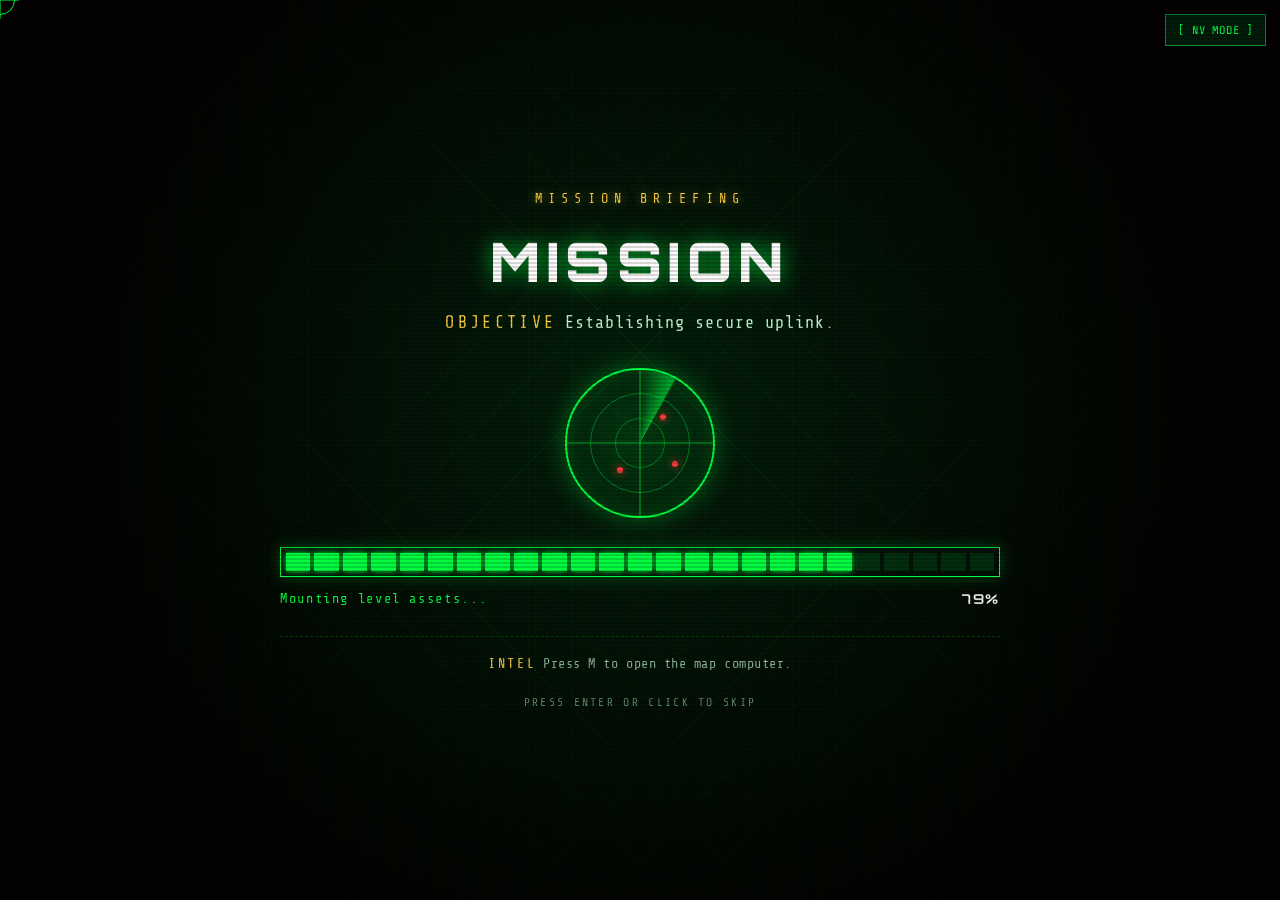
<file: loading.html>
<!DOCTYPE html>
<html lang="en">

<head>
    <meta charset="UTF-8">
    <meta name="viewport" content="width=device-width, initial-scale=1.0">
    <title>MISSION LOADING... | SYS_K</title>
    <link rel="icon" href="logo.svg" type="image/svg+xml">
    <link rel="preconnect" href="https://fonts.googleapis.com">
    <link rel="preconnect" href="https://fonts.gstatic.com" crossorigin>
    <link href="https://fonts.googleapis.com/css2?family=Share+Tech+Mono&family=Orbitron:wght@500;700;900&display=swap" rel="stylesheet">
    <link rel="stylesheet" href="styles.css?v=TacticalUpdate3" charset="utf-8">
    <style>
        /* night vision */
        .nv-overlay { position: fixed; inset: 0; background: radial-gradient(circle at center, rgba(0,255,102,.3) 0%, rgba(0,255,102,.15) 50%, rgba(0,10,3,.8) 100%); opacity: 0; pointer-events: none; z-index: 60; transition: opacity .3s ease; }
        body.night-vision .nv-overlay { opacity: 1; }
        .nv-toggle { position: fixed; top: 14px; right: 14px; padding: 8px 12px; background: rgba(0,255,102,.1); border: 1px solid rgba(0,255,102,.5); color: var(--term-green); font-family: 'Share Tech Mono', monospace; font-size: .75rem; z-index: 50; letter-spacing: .05rem; }
        .nv-toggle.active { background: rgba(0,255,102,.3); box-shadow: 0 0 15px rgba(0,255,102,.6); }

        body { min-height: 100dvh; display: grid; place-items: center; overflow-x: hidden; }
        .grid-bg { position: fixed; inset: 0; z-index: -1; background:
            radial-gradient(circle at 50% 45%, rgba(0, 60, 20, .45), #000 75%),
            linear-gradient(rgba(0,255,65,.05) 1px, transparent 1px) 0 0 / 44px 44px,
            linear-gradient(90deg, rgba(0,255,65,.05) 1px, transparent 1px) 0 0 / 44px 44px;
            animation: gridDrift 14s linear infinite; }
        @keyframes gridDrift { to { background-position: 0 0, 0 44px, 44px 0; } }

        .brief { width: min(92vw, 720px); padding: 1.5rem 0; text-align: center; }
        .brief-no { font-size: .85rem; letter-spacing: .45em; color: #ffd23f; text-shadow: 0 0 10px rgba(255,210,63,.5); }
        .brief-title { margin: .5rem 0 .3rem; font-family: var(--font-heading); font-weight: 900; font-size: clamp(1.8rem, 7.5vw, 3.4rem); letter-spacing: .12em; color: #fff; text-shadow: 0 0 22px rgba(0,255,65,.7); overflow-wrap: anywhere; }
        .brief-obj { margin: 0 auto 2rem; max-width: 34em; color: #c8ffd8; letter-spacing: .06em; font-size: clamp(.9rem, 2.6vw, 1.05rem); }
        .brief-obj b { color: #ffd23f; font-weight: 400; letter-spacing: .2em; margin-right: .5rem; }

        .sweep { position: relative; width: 150px; height: 150px; margin: 0 auto 1.8rem; border: 2px solid var(--term-green); border-radius: 50%; overflow: hidden;
            background: radial-gradient(circle, rgba(0,255,65,.12), rgba(0,255,65,.02)); box-shadow: 0 0 26px rgba(0,255,65,.35), inset 0 0 20px rgba(0,255,65,.15); }
        .sweep::before, .sweep::after { content: ""; position: absolute; background: rgba(0,255,65,.7); left: 50%; top: 50%; transform: translate(-50%, -50%); }
        .sweep::before { width: 1px; height: 100%; } .sweep::after { width: 100%; height: 1px; }
        .sweep .ring { position: absolute; left: 50%; top: 50%; border: 1px solid rgba(0,255,65,.4); border-radius: 50%; transform: translate(-50%, -50%); }
        .sweep .r1 { width: 50px; height: 50px; } .sweep .r2 { width: 100px; height: 100px; }
        .sweep .beam { position: absolute; inset: 0; border-radius: 50%; background: conic-gradient(from 0deg, transparent 0deg, rgba(0,255,65,.6) 28deg, transparent 30deg); animation: spin 2.4s linear infinite; }
        .sweep .blip { position: absolute; width: 6px; height: 6px; border-radius: 50%; background: #ff3b3b; box-shadow: 0 0 8px #ff3b3b; animation: blip 1.6s ease-in-out infinite; }
        .sweep .b1 { left: 64%; top: 30%; } .sweep .b2 { left: 34%; top: 66%; animation-delay: .5s; } .sweep .b3 { left: 72%; top: 62%; animation-delay: 1s; }
        @keyframes spin { to { transform: rotate(360deg); } }
        @keyframes blip { 0%,100% { opacity: 1; } 50% { opacity: .15; } }

        .bar { display: grid; grid-template-columns: repeat(25, 1fr); gap: 4px; padding: 5px; border: 1px solid var(--term-green); background: rgba(0,20,8,.6); box-shadow: 0 0 16px rgba(0,255,65,.25); }
        .bar i { height: 18px; background: rgba(0,255,65,.12); transition: background .1s, box-shadow .1s; }
        .bar i.on { background: var(--term-green); box-shadow: 0 0 6px var(--term-green); }
        .meta { display: flex; justify-content: space-between; gap: 1rem; margin-top: .7rem; font-size: .85rem; letter-spacing: .12em; }
        .meta .pct { font-family: var(--font-heading); font-weight: 700; color: #fff; }
        #status { color: var(--term-green); text-align: left; overflow-wrap: anywhere; }
        .tip { margin-top: 1.6rem; padding-top: 1rem; border-top: 1px dashed var(--hud-border); font-size: .85rem; color: #8fb59a; letter-spacing: .04em; }
        .tip b { color: #ffd23f; font-weight: 400; letter-spacing: .2em; margin-right: .4rem; }
        .skip { margin-top: 1.2rem; font-size: .72rem; letter-spacing: .2em; color: #5f8a6c; }
        .skip a { color: var(--term-green); }
        @media (max-width: 480px) { .sweep { width: 120px; height: 120px; } .bar i { height: 14px; } }
        @media (prefers-reduced-motion: reduce) { .grid-bg, .sweep .beam, .sweep .blip { animation: none; } }
    </style>
</head>

<body class="crt">
    <div class="scanlines"></div>
    <div class="nv-overlay"></div>
    <div class="cursor-crosshair"></div>
    <button class="nv-toggle" id="nvToggle" type="button">[ NV MODE ]</button>
    <div class="grid-bg"></div>

    <main class="brief" aria-live="polite">
        <div class="brief-no" id="briefNo">MISSION BRIEFING</div>
        <h1 class="brief-title" id="briefTitle">LOADING</h1>
        <p class="brief-obj"><b>OBJECTIVE</b><span id="briefObj">Establishing secure uplink.</span></p>

        <div class="sweep" aria-hidden="true">
            <div class="ring r1"></div><div class="ring r2"></div>
            <div class="beam"></div>
            <span class="blip b1"></span><span class="blip b2"></span><span class="blip b3"></span>
        </div>

        <div class="bar" id="bar" role="progressbar" aria-valuemin="0" aria-valuemax="100" aria-valuenow="0"></div>
        <div class="meta"><span id="status">Establishing secure uplink...</span><span class="pct" id="pct">0%</span></div>
        <div class="tip"><b>INTEL</b><span id="tip"></span></div>
        <div class="skip">PRESS ENTER OR CLICK TO SKIP</div>
        <noscript><p class="skip"><a href="igi-intro.html">CONTINUE &gt;&gt;</a></p></noscript>
    </main>

    <script src="igi-audio.js?v=8"></script>
    <script src="script.js?v=update10" charset="utf-8"></script>
    <script>
    (function () {
        /* where we are going + a short briefing for it */
        var BRIEF = {
            'igi-intro.html':    ['HEADQUARTERS',        'Return to base.'],
            'dossier.html':      ['DOSSIER',             'Infiltrate the dossier room.'],
            'level_select.html': ['TECH OPS BASE',       'Reach the Tech Ops base.'],
            'achievements.html': ['ACHIEVEMENTS VAULT',  'Enter the combat record vault.'],
            'extras.html':       ['EXTRAS COMPOUND',     'Reach the off-duty archives.'],
            'artworks.html':     ['ART REPOSITORY',      'Break into the art repository.'],
            'gaming.html':       ['GAME LIBRARY',        'Enter the game library.'],
            'comms.html':        ['COMMS TOWER',         'Reach the secure uplink.'],
            'objectives.html':   ['OBJECTIVES ROOM',     'Read the mission objectives.'],
            'credits.html':      ['CREDITS CHECKPOINT',  'Roll the credits.']
        };
        var NUM = { 'dossier.html': '02', 'level_select.html': '03', 'achievements.html': '04', 'extras.html': '05', 'artworks.html': '06', 'gaming.html': '07', 'comms.html': '08', 'objectives.html': '09', 'credits.html': '10' };
        var TIPS = [
            'Press M to open the map computer.',
            'Press N to switch night vision on or off.',
            'Complete objectives on the map to unlock mission-complete reports.',
            'Use the arrow keys on the main menu, like the original game.',
            'The map keeps your objective progress between visits.'
        ];
        var TASKS = ['Bypassing firewall...', 'Loading operative data...', 'Mounting level assets...', 'Decrypting classified files...', 'Access granted.'];

        /* only same-site .html pages are allowed as a target (blocks javascript: and external redirects) */
        var target = 'index.html';
        try {
            var raw = new URLSearchParams(location.search).get('target') || 'index.html';
            var u = new URL(raw, location.href);
            if (u.origin === location.origin && /\.html$/i.test(u.pathname)) target = u.pathname + u.search + u.hash;
        } catch (e) { /* fall back to index.html */ }

        var file = target.split('/').pop().split('?')[0].split('#')[0].toLowerCase();
        var b = BRIEF[file] || ['MISSION', 'Establishing secure uplink.'];
        document.getElementById('briefNo').textContent = NUM[file] ? 'MISSION ' + NUM[file] : 'MISSION BRIEFING';
        document.getElementById('briefTitle').textContent = b[0];
        document.getElementById('briefObj').textContent = b[1];
        document.title = 'LOADING: ' + b[0] + ' | SYS_K';
        document.getElementById('tip').textContent = TIPS[Math.floor(Math.random() * TIPS.length)];

        var barEl = document.getElementById('bar'), segs = [];
        var N = window.matchMedia('(max-width:480px)').matches ? 20 : 25;
        barEl.style.gridTemplateColumns = 'repeat(' + N + ', 1fr)';
        for (var i = 0; i < N; i++) { var s = document.createElement('i'); barEl.appendChild(s); segs.push(s); }
        var pctEl = document.getElementById('pct'), statusEl = document.getElementById('status');

        var DURATION = 2400, t0 = performance.now(), done = false;
        function go() { if (done) return; done = true; location.href = target; }
        (function frame(now) {
            if (done) return;
            var p = Math.min((now - t0) / DURATION, 1);
            var eased = 1 - Math.pow(1 - p, 2);
            var on = Math.round(eased * N);
            segs.forEach(function (sg, j) { sg.classList.toggle('on', j < on); });
            var pc = Math.round(eased * 100);
            pctEl.textContent = pc + '%';
            barEl.setAttribute('aria-valuenow', pc);
            statusEl.textContent = TASKS[Math.min(TASKS.length - 1, Math.floor(p * TASKS.length))];
            if (p < 1) requestAnimationFrame(frame); else setTimeout(go, 150);
        })(t0);

        /* skip with Enter / click (a click on the night-vision button does not skip) */
        document.addEventListener('keydown', function (e) { if (e.key === 'Enter') go(); });
        document.addEventListener('click', function (e) { if (!e.target.closest('#nvToggle')) go(); });
    })();
    </script>
</body>

</html>
</file>
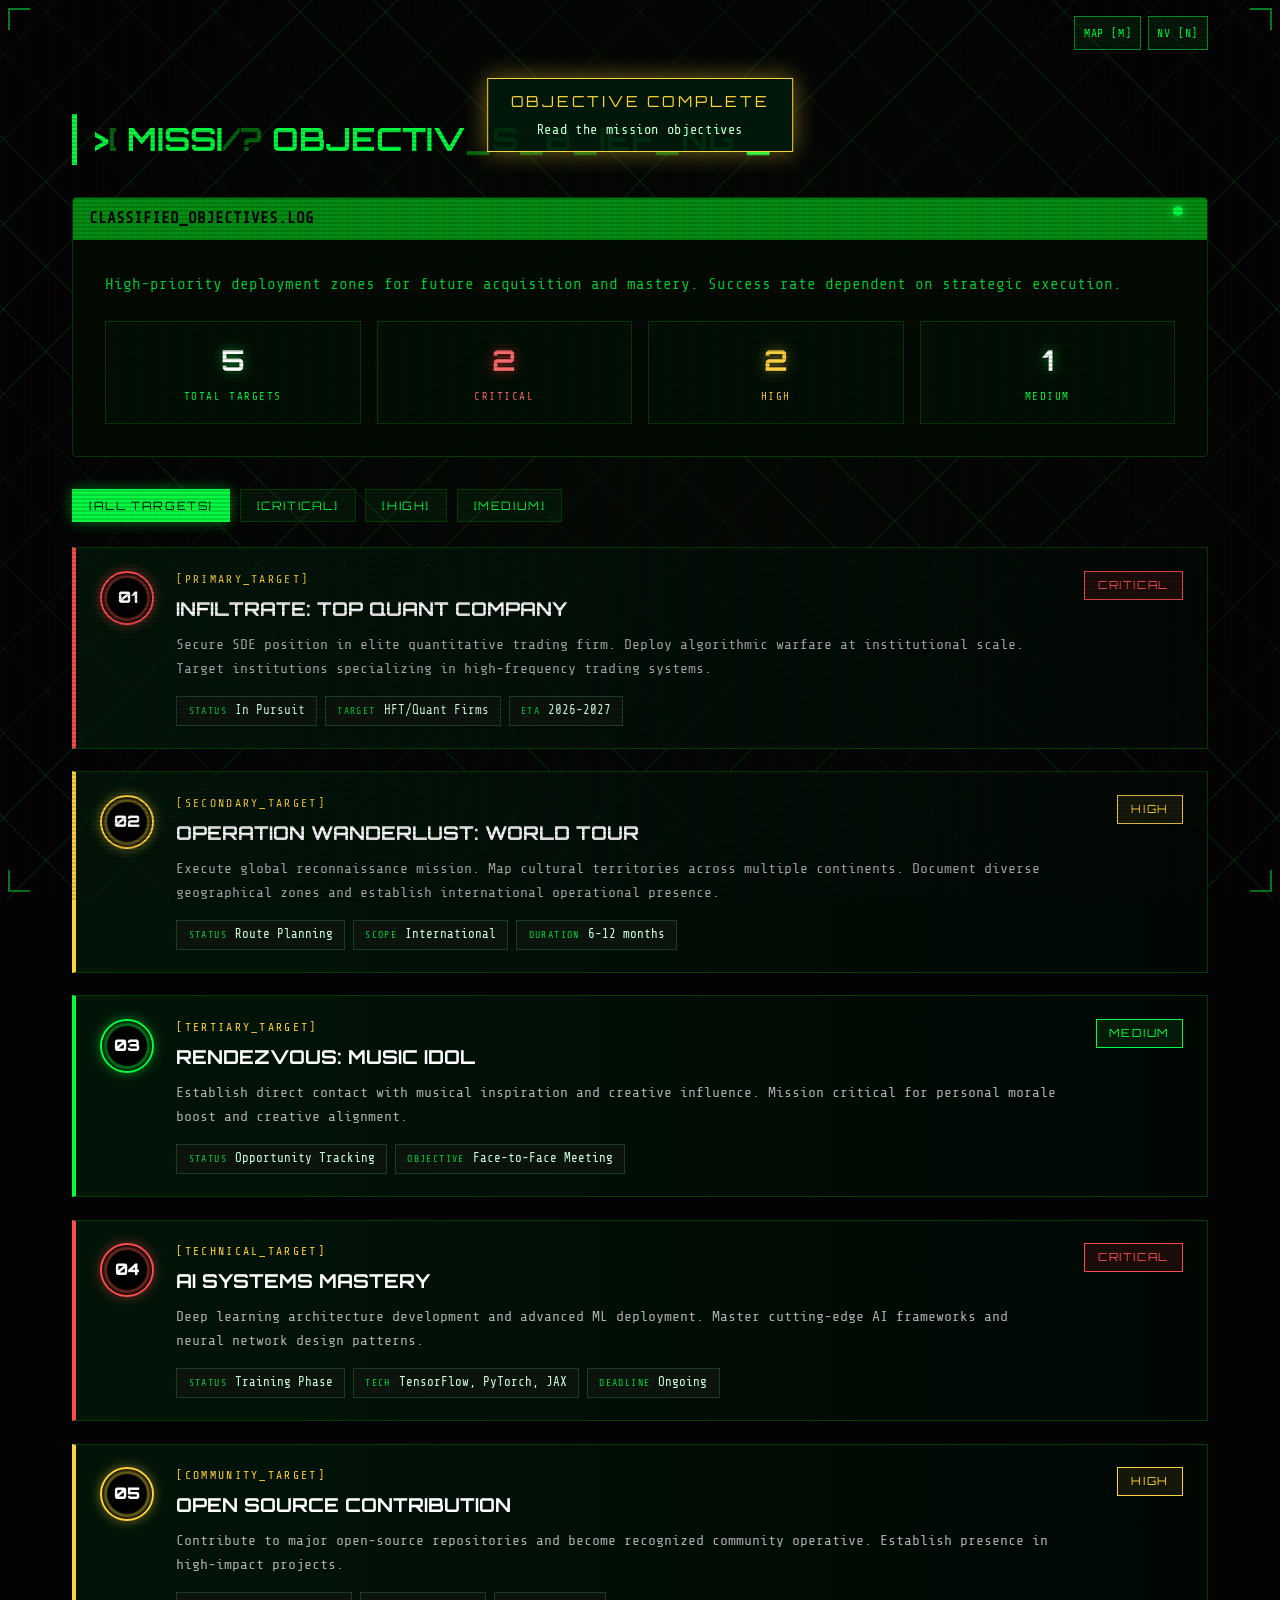
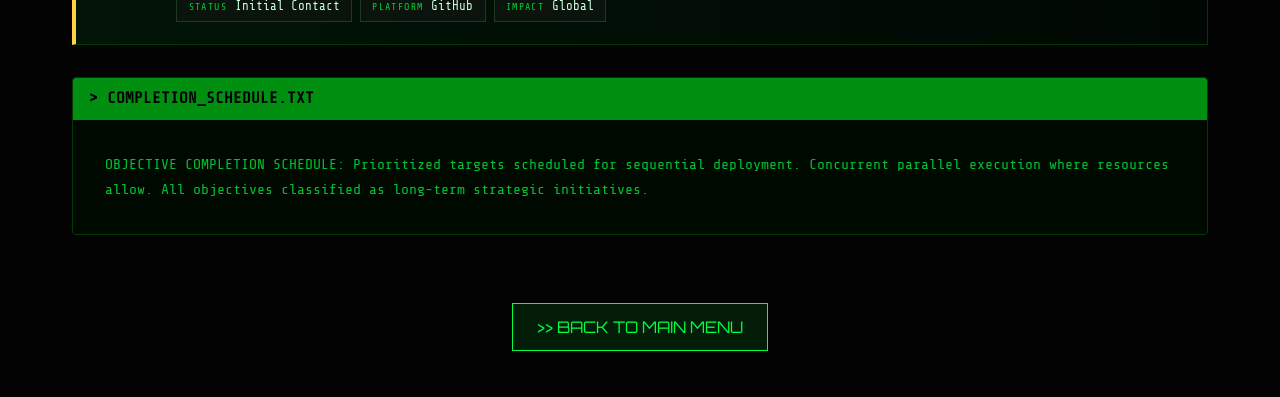
<file: objectives.html>
<!DOCTYPE html>
<html lang="en">

<head>
    <meta charset="UTF-8">
    <meta name="viewport" content="width=device-width, initial-scale=1.0">
    <title>Mission Objectives | KARUN</title>
    <meta name="description" content="Future Mission Objectives and Goals">
    <link rel="icon" href="logo.svg" type="image/svg+xml">
    <link rel="preconnect" href="https://fonts.googleapis.com">
    <link rel="preconnect" href="https://fonts.gstatic.com" crossorigin>
    <link
        href="https://fonts.googleapis.com/css2?family=Share+Tech+Mono&family=VT323&family=Orbitron:wght@400;700;900&display=swap"
        rel="stylesheet">
    <link rel="stylesheet" href="styles.css?v=TacticalUpdate3" charset="utf-8">
    <link rel="stylesheet" href="igi-ui.css?v=3">
    <style>
        /* NIGHT VISION OVERLAY */
        .nv-overlay{
            position:fixed;
            inset:0;
            background:radial-gradient(circle at center, rgba(0,255,102,0.3) 0%, rgba(0,255,102,0.15) 50%, rgba(0,10,3,0.8) 100%);
            opacity:0;
            pointer-events:none;
            z-index:60;
            transition:opacity 0.3s ease;
        }

        body.night-vision .nv-overlay{
            opacity:1;
        }

        body.night-vision .nv-overlay::before{
            content:"";
            position:absolute;
            inset:0;
            background:repeating-linear-gradient(0deg, rgba(0,0,0,0.15) 0px, rgba(0,0,0,0.15) 1px, transparent 1px, transparent 2px);
            animation:nvFlicker 0.15s infinite;
            pointer-events:none;
        }

        @keyframes nvFlicker{
            0%, 19%, 21%, 23%, 25%, 54%, 56%, 100%{opacity:1;}
            20%, 24%, 55%{opacity:0.5;}
        }

        .nv-toggle{
            position:fixed;
            bottom:20px;
            right:20px;
            padding:8px 12px;
            background:rgba(0,255,102,0.1);
            border:1px solid rgba(0,255,102,0.5);
            color:var(--term-green);
            font-family:'Share Tech Mono', monospace;
            font-size:0.75rem;
            cursor:pointer;
            z-index:50;
            transition:all 0.25s ease;
            letter-spacing:0.05rem;
        }

        .nv-toggle:hover{
            background:rgba(0,255,102,0.25);
            box-shadow:0 0 12px rgba(0,255,102,0.4);
        }

        .nv-toggle.active{
            background:rgba(0,255,102,0.3);
            box-shadow:0 0 15px rgba(0,255,102,0.6);
            border-color:var(--term-green);
        }

        /* =================== Objectives briefing =================== */
        .brief-text { margin: 0 0 1.5rem; color: rgba(0, 255, 65, .8); }
        .obj-summary { display: grid; grid-template-columns: repeat(auto-fit, minmax(130px, 1fr)); gap: 1rem; }
        .osum { min-width: 0; padding: .9rem .6rem; text-align: center; border: 1px solid var(--hud-border); background: rgba(0, 20, 8, .55); }
        .osum b { display: block; font-family: var(--font-heading); font-size: 1.8rem; color: #fff; text-shadow: 0 0 12px rgba(0, 255, 65, .55); }
        .osum span { font-size: .68rem; letter-spacing: .14em; color: var(--term-green); }
        .osum.critical b { color: #ff6b6b; text-shadow: 0 0 12px rgba(255, 59, 59, .6); }
        .osum.critical span { color: #ff6b6b; }
        .osum.high b { color: #ffd23f; text-shadow: 0 0 12px rgba(255, 210, 63, .5); }
        .osum.high span { color: #ffd23f; }

        .obj-filters { display: flex; flex-wrap: wrap; gap: .6rem; margin: 0 0 1.6rem; }
        .obj-chip {
            padding: .5rem 1rem; background: rgba(0, 255, 65, .06); border: 1px solid var(--hud-border); color: var(--term-green);
            font-family: var(--font-heading); font-size: .72rem; letter-spacing: .14em; transition: background .2s, color .2s, box-shadow .2s, border-color .2s;
        }
        .obj-chip:hover, .obj-chip.active { background: var(--term-green); color: #001a08; border-color: var(--term-green); box-shadow: 0 0 14px rgba(0, 255, 65, .45); }

        .obj-list { display: flex; flex-direction: column; gap: 1.4rem; margin-bottom: 2rem; }
        .obj {
            --pc: var(--term-green);
            display: grid; grid-template-columns: auto 1fr auto; gap: 1.4rem; align-items: start; min-width: 0;
            padding: 1.4rem 1.5rem; border: 1px solid var(--hud-border); border-left: 4px solid var(--pc);
            background: linear-gradient(90deg, rgba(0, 30, 10, .65), rgba(0, 8, 3, .85));
            transition: transform .25s ease, box-shadow .25s ease, border-color .25s ease;
        }
        .obj[hidden] { display: none; }
        .obj[data-priority="critical"] { --pc: #ff4d4d; }
        .obj[data-priority="high"] { --pc: #ffd23f; }
        .obj[data-priority="medium"] { --pc: var(--term-green); }
        .obj:hover { transform: translateX(6px); box-shadow: 0 0 22px rgba(0, 255, 65, .15); border-color: var(--pc); }

        /* ring icon, like the IGI objectives screen */
        .obj-ring {
            width: 54px; height: 54px; display: grid; place-items: center; border-radius: 50%; flex: 0 0 auto;
            border: 2px solid var(--pc); color: #fff; font-family: var(--font-heading); font-weight: 900; font-size: 1rem;
            background: radial-gradient(circle, #000 52%, color-mix(in srgb, var(--pc) 45%, transparent) 60%, #000 76%);
            box-shadow: 0 0 12px color-mix(in srgb, var(--pc) 45%, transparent);
        }
        .obj-main { min-width: 0; }
        .obj-tag { font-size: .72rem; letter-spacing: .2em; color: #ffd23f; }
        .obj h3 { margin: .3rem 0 .5rem; font-family: var(--font-heading); font-size: 1.2rem; color: #fff; overflow-wrap: anywhere; }
        .obj p { margin: 0 0 .9rem; color: #aaa; font-size: .92rem; line-height: 1.65; }
        .obj-meta { display: flex; flex-wrap: wrap; gap: .5rem; }
        .obj-meta span { padding: .25rem .7rem; font-size: .78rem; color: #cfffdc; background: #0a140c; border: 1px solid #1d3a22; overflow-wrap: anywhere; }
        .obj-meta i { font-style: normal; margin-right: .5rem; font-size: .62rem; letter-spacing: .14em; color: var(--term-green); opacity: .8; }
        .obj-pri {
            padding: .3rem .8rem; font-size: .7rem; letter-spacing: .16em; font-family: var(--font-heading); white-space: nowrap;
            border: 1px solid var(--pc); color: var(--pc);
        }
        .obj-pri.critical { --pc: #ff4d4d; background: rgba(255, 59, 59, .1); }
        .obj-pri.high { --pc: #ffd23f; background: rgba(255, 210, 63, .08); }
        .obj-pri.medium { --pc: var(--term-green); background: rgba(0, 255, 65, .08); }
        .schedule-box p { margin: 0; color: rgba(0, 255, 65, .75); font-size: .92rem; line-height: 1.7; }

        @media (max-width: 760px) {
            .obj { grid-template-columns: auto 1fr; padding: 1.1rem; gap: 1rem; }
            .obj-pri { grid-column: 1 / -1; justify-self: start; }
            .obj:hover { transform: none; }
        }
        @media (prefers-reduced-motion: reduce) { .obj { transition: none; } }
    </style>
</head>

<body class="crt">
    <div class="scanlines"></div>
    <div class="nv-overlay"></div>
    <div class="cursor-crosshair"></div>
    <button class="nv-toggle" id="nvToggle">[ NV MODE ]</button>

    <div class="hud-wrapper">
        <main class="hud-main" style="padding-top: 3rem;">
            <h1 class="sector-title">>> MISSION OBJECTIVES BRIEFING <span class="blink">_</span></h1>

            <div class="map-grid">
                <section id="objectives" class="sector active">
                    <div class="terminal-box" style="margin-bottom: 2rem;">
                        <div class="term-header">
                            <span>CLASSIFIED_OBJECTIVES.LOG</span>
                            <span class="status-indicator"></span>
                        </div>
                        <div class="term-body">
                            <p class="brief-text">High-priority deployment zones for future acquisition and mastery. Success rate dependent on strategic execution.</p>

                            <div class="obj-summary">
                                <div class="osum"><b id="sumTotal">5</b><span>TOTAL TARGETS</span></div>
                                <div class="osum critical"><b id="sumCritical">2</b><span>CRITICAL</span></div>
                                <div class="osum high"><b id="sumHigh">2</b><span>HIGH</span></div>
                                <div class="osum medium"><b id="sumMedium">1</b><span>MEDIUM</span></div>
                            </div>
                        </div>
                    </div>

                    <div class="obj-filters" role="group" aria-label="Filter by priority">
                        <button type="button" class="obj-chip active" data-filter="all">[ALL TARGETS]</button>
                        <button type="button" class="obj-chip" data-filter="critical">[CRITICAL]</button>
                        <button type="button" class="obj-chip" data-filter="high">[HIGH]</button>
                        <button type="button" class="obj-chip" data-filter="medium">[MEDIUM]</button>
                    </div>

                    <div class="obj-list">

                        <article class="obj" data-priority="critical">
                            <div class="obj-ring">01</div>
                            <div class="obj-main">
                                <div class="obj-tag">[PRIMARY_TARGET]</div>
                                <h3>INFILTRATE: TOP QUANT COMPANY</h3>
                                <p>Secure SDE position in elite quantitative trading firm. Deploy algorithmic warfare at institutional scale. Target institutions specializing in high-frequency trading systems.</p>
                                <div class="obj-meta">
                                    <span><i>STATUS</i>In Pursuit</span>
                                    <span><i>TARGET</i>HFT/Quant Firms</span>
                                    <span><i>ETA</i>2026-2027</span>
                                </div>
                            </div>
                            <div class="obj-pri critical">CRITICAL</div>
                        </article>

                        <article class="obj" data-priority="high">
                            <div class="obj-ring">02</div>
                            <div class="obj-main">
                                <div class="obj-tag">[SECONDARY_TARGET]</div>
                                <h3>OPERATION WANDERLUST: WORLD TOUR</h3>
                                <p>Execute global reconnaissance mission. Map cultural territories across multiple continents. Document diverse geographical zones and establish international operational presence.</p>
                                <div class="obj-meta">
                                    <span><i>STATUS</i>Route Planning</span>
                                    <span><i>SCOPE</i>International</span>
                                    <span><i>DURATION</i>6-12 months</span>
                                </div>
                            </div>
                            <div class="obj-pri high">HIGH</div>
                        </article>

                        <article class="obj" data-priority="medium">
                            <div class="obj-ring">03</div>
                            <div class="obj-main">
                                <div class="obj-tag">[TERTIARY_TARGET]</div>
                                <h3>RENDEZVOUS: MUSIC IDOL</h3>
                                <p>Establish direct contact with musical inspiration and creative influence. Mission critical for personal morale boost and creative alignment.</p>
                                <div class="obj-meta">
                                    <span><i>STATUS</i>Opportunity Tracking</span>
                                    <span><i>OBJECTIVE</i>Face-to-Face Meeting</span>
                                </div>
                            </div>
                            <div class="obj-pri medium">MEDIUM</div>
                        </article>

                        <article class="obj" data-priority="critical">
                            <div class="obj-ring">04</div>
                            <div class="obj-main">
                                <div class="obj-tag">[TECHNICAL_TARGET]</div>
                                <h3>AI SYSTEMS MASTERY</h3>
                                <p>Deep learning architecture development and advanced ML deployment. Master cutting-edge AI frameworks and neural network design patterns.</p>
                                <div class="obj-meta">
                                    <span><i>STATUS</i>Training Phase</span>
                                    <span><i>TECH</i>TensorFlow, PyTorch, JAX</span>
                                    <span><i>DEADLINE</i>Ongoing</span>
                                </div>
                            </div>
                            <div class="obj-pri critical">CRITICAL</div>
                        </article>

                        <article class="obj" data-priority="high">
                            <div class="obj-ring">05</div>
                            <div class="obj-main">
                                <div class="obj-tag">[COMMUNITY_TARGET]</div>
                                <h3>OPEN SOURCE CONTRIBUTION</h3>
                                <p>Contribute to major open-source repositories and become recognized community operative. Establish presence in high-impact projects.</p>
                                <div class="obj-meta">
                                    <span><i>STATUS</i>Initial Contact</span>
                                    <span><i>PLATFORM</i>GitHub</span>
                                    <span><i>IMPACT</i>Global</span>
                                </div>
                            </div>
                            <div class="obj-pri high">HIGH</div>
                        </article>

                    </div>

                    <div class="terminal-box schedule-box">
                        <div class="term-header"><span>> COMPLETION_SCHEDULE.TXT</span></div>
                        <div class="term-body">
                            <p>OBJECTIVE COMPLETION SCHEDULE: Prioritized targets scheduled for sequential deployment. Concurrent parallel execution where resources allow. All objectives classified as long-term strategic initiatives.</p>
                        </div>
                    </div>

                </section>
            </div>

            <div class="back-button" style="text-align: center; margin-top: 3rem;">
                <a href="igi-intro.html" class="btn tactical-btn">>> BACK TO MAIN MENU</a>
            </div>
        </main>
    </div>

    <!-- Audio -->

    <script src="igi-audio.js?v=8"></script>
    <script src="script.js?v=update10" charset="utf-8"></script>
    <script src="igi-map.js?v=17"></script>
    <script src="igi-ui.js?v=1"></script>
    <script>
    /* objectives: priority counters + filter chips */
    (function () {
        var cards = Array.prototype.slice.call(document.querySelectorAll('.obj'));
        function count(p) { return cards.filter(function (c) { return c.getAttribute('data-priority') === p; }).length; }
        function put(id, n) { var e = document.getElementById(id); if (e) e.textContent = n; }
        put('sumTotal', cards.length); put('sumCritical', count('critical')); put('sumHigh', count('high')); put('sumMedium', count('medium'));

        var chips = Array.prototype.slice.call(document.querySelectorAll('.obj-chip'));
        chips.forEach(function (chip) {
            chip.addEventListener('click', function () {
                var f = chip.getAttribute('data-filter');
                chips.forEach(function (c) { c.classList.toggle('active', c === chip); });
                cards.forEach(function (c) { c.hidden = !(f === 'all' || c.getAttribute('data-priority') === f); });
            });
        });
    })();
    </script>
</body>

</html>
</file>
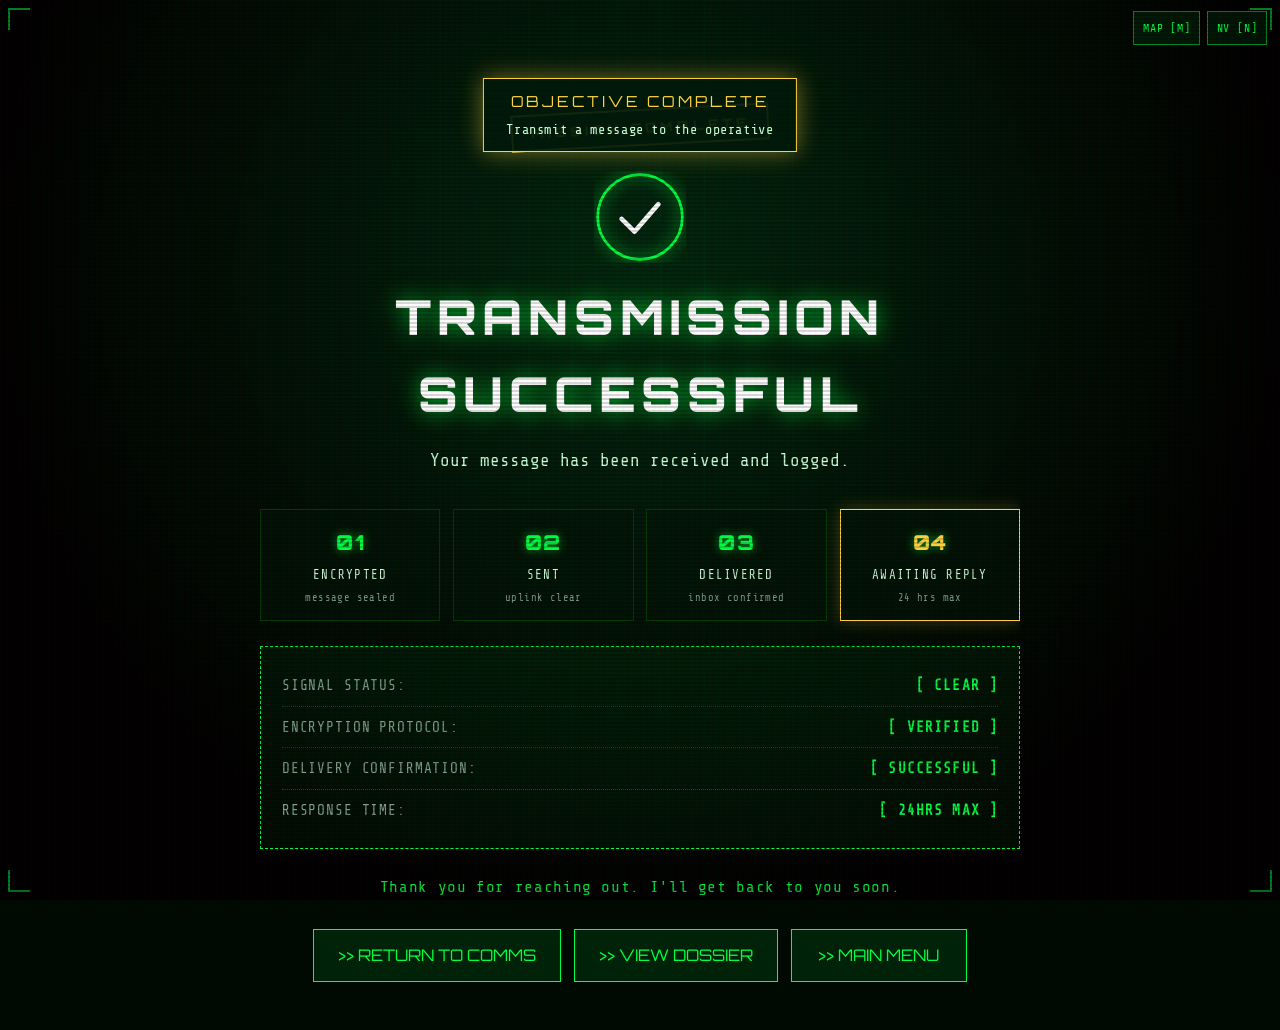
<file: success.html>
<!DOCTYPE html>
<html lang="en">

<head>
    <meta charset="UTF-8">
    <meta name="viewport" content="width=device-width, initial-scale=1.0">
    <title>Karun | TRANSMISSION SUCCESS</title>
    <meta name="description" content="Transmission Successful">
    <link rel="icon" href="logo.svg" type="image/svg+xml">

    <link rel="preconnect" href="https://fonts.googleapis.com">
    <link rel="preconnect" href="https://fonts.gstatic.com" crossorigin>
    <link href="https://fonts.googleapis.com/css2?family=Share+Tech+Mono&family=VT323&family=Orbitron:wght@400;700;900&display=swap" rel="stylesheet">

    <link rel="stylesheet" href="styles.css?v=TacticalUpdate3" charset="utf-8">
    <link rel="stylesheet" href="igi-ui.css?v=3">
    <style>
        /* night vision */
        .nv-overlay { position: fixed; inset: 0; background: radial-gradient(circle at center, rgba(0,255,102,.3) 0%, rgba(0,255,102,.15) 50%, rgba(0,10,3,.8) 100%); opacity: 0; pointer-events: none; z-index: 60; transition: opacity .3s ease; }
        body.night-vision .nv-overlay { opacity: 1; }
        .nv-toggle { position: fixed; bottom: 20px; right: 20px; padding: 8px 12px; background: rgba(0,255,102,.1); border: 1px solid rgba(0,255,102,.5); color: var(--term-green); font-family: 'Share Tech Mono', monospace; font-size: .75rem; z-index: 50; letter-spacing: .05rem; }
        .nv-toggle.active { background: rgba(0,255,102,.3); box-shadow: 0 0 15px rgba(0,255,102,.6); }

        body { min-height: 100dvh; background: #000a03; overflow-x: hidden; }
        .grid-bg { position: fixed; inset: 0; z-index: -1; background:
            radial-gradient(circle at 50% 30%, rgba(0, 70, 25, .5), #000 75%),
            linear-gradient(rgba(0,255,65,.05) 1px, transparent 1px) 0 0 / 44px 44px,
            linear-gradient(90deg, rgba(0,255,65,.05) 1px, transparent 1px) 0 0 / 44px 44px; }

        .debrief { width: min(94vw, 760px); margin: 0 auto; padding: 3.2rem 0 3rem; text-align: center; overflow-x: clip; }
        .stamp { display: inline-block; padding: .35rem 1.1rem; border: 2px solid #ffd23f; color: #ffd23f; font-family: var(--font-heading); font-weight: 900; letter-spacing: .3em; font-size: .85rem; transform: rotate(-3deg); animation: stampIn .5s cubic-bezier(.2, 1.6, .4, 1) both; }
        @keyframes stampIn { from { transform: rotate(-3deg) scale(1.5); opacity: 0; } to { transform: rotate(-3deg) scale(1); opacity: 1; } }
        .check { position: relative; width: 92px; height: 92px; margin: 1.6rem auto 1rem; }
        .check svg { width: 100%; height: 100%; }
        .check circle { fill: none; stroke: var(--term-green); stroke-width: 3; stroke-dasharray: 289; stroke-dashoffset: 289; animation: draw .9s ease-out .2s forwards; filter: drop-shadow(0 0 8px var(--term-green)); }
        .check path { fill: none; stroke: #fff; stroke-width: 5; stroke-linecap: round; stroke-linejoin: round; stroke-dasharray: 60; stroke-dashoffset: 60; animation: draw .5s ease-out 1s forwards; }
        @keyframes draw { to { stroke-dashoffset: 0; } }
        h1.title { margin: 0; font-family: var(--font-heading); font-weight: 900; font-size: clamp(1.7rem, 7vw, 3rem); letter-spacing: .12em; color: #fff; text-shadow: 0 0 22px rgba(0, 255, 65, .7); overflow-wrap: anywhere; }
        .lead { margin: .8rem auto 0; max-width: 34em; color: #c8ffd8; font-size: clamp(.95rem, 2.8vw, 1.1rem); }

        .timeline { list-style: none; margin: 2.2rem 0 0; padding: 0; display: grid; grid-template-columns: repeat(4, 1fr); gap: .8rem; counter-reset: s; }
        .timeline li { position: relative; padding: 1rem .6rem .8rem; border: 1px solid var(--hud-border); background: rgba(0, 20, 8, .6); font-size: .78rem; letter-spacing: .1em; color: #cfffdc; min-width: 0; }
        .timeline li::before { counter-increment: s; content: "0" counter(s); display: block; margin-bottom: .4rem; font-family: var(--font-heading); font-weight: 900; font-size: 1.3rem; color: var(--term-green); text-shadow: 0 0 10px rgba(0, 255, 65, .6); }
        .timeline li.active { border-color: #ffd23f; box-shadow: 0 0 16px rgba(255, 210, 63, .25); }
        .timeline li.active::before { color: #ffd23f; }
        .timeline li small { display: block; margin-top: .3rem; color: #7fa38a; letter-spacing: .04em; }

        .box { margin-top: 1.6rem; padding: 1.1rem 1.3rem; border: 1px dashed var(--term-green); background: rgba(0, 255, 65, .05); text-align: left; }
        .row { display: flex; justify-content: space-between; flex-wrap: wrap; gap: .3rem 1rem; padding: .55rem 0; border-bottom: 1px dotted rgba(0, 255, 65, .3); font-size: .9rem; }
        .row:last-child { border-bottom: 0; }
        .row span { color: #7fa38a; letter-spacing: .06em; }
        .row b { color: var(--term-green); letter-spacing: .08em; }
        .thanks { margin: 1.6rem 0 0; color: rgba(0, 255, 65, .9); letter-spacing: .04em; }
        .actions { display: flex; flex-wrap: wrap; gap: .8rem; justify-content: center; margin-top: 1.8rem; }
        .actions .btn { min-width: 11rem; text-align: center; }

        @media (max-width: 640px) { .timeline { grid-template-columns: repeat(2, 1fr); } .actions .btn { flex: 1 1 100%; } .debrief { padding-top: 4.4rem; } }
        @media (prefers-reduced-motion: reduce) { .stamp, .check circle, .check path { animation: none; stroke-dashoffset: 0; } }
    </style>
</head>

<body class="crt">
    <div class="scanlines"></div>
    <div class="nv-overlay"></div>
    <button class="nv-toggle" id="nvToggle">[ NV MODE ]</button>
    <div class="grid-bg"></div>
    <div class="cursor-crosshair"></div>

    <main class="debrief" id="main">
        <div class="stamp">MISSION COMPLETE</div>

        <div class="check" aria-hidden="true">
            <svg viewBox="0 0 100 100"><circle cx="50" cy="50" r="46"/><path d="M30 52l14 14 26-30"/></svg>
        </div>

        <h1 class="title">TRANSMISSION SUCCESSFUL</h1>
        <p class="lead">Your message has been received and logged.</p>

        <ol class="timeline" aria-label="Transmission steps">
            <li>ENCRYPTED<small>message sealed</small></li>
            <li>SENT<small>uplink clear</small></li>
            <li>DELIVERED<small>inbox confirmed</small></li>
            <li class="active">AWAITING REPLY<small>24 hrs max</small></li>
        </ol>

        <div class="box">
            <div class="row"><span>SIGNAL STATUS:</span><b>[ CLEAR ]</b></div>
            <div class="row"><span>ENCRYPTION PROTOCOL:</span><b>[ VERIFIED ]</b></div>
            <div class="row"><span>DELIVERY CONFIRMATION:</span><b>[ SUCCESSFUL ]</b></div>
            <div class="row"><span>RESPONSE TIME:</span><b>[ 24HRS MAX ]</b></div>
        </div>

        <p class="thanks">Thank you for reaching out. I'll get back to you soon.</p>

        <div class="actions">
            <a href="comms.html" class="btn tactical-btn">&gt;&gt; RETURN TO COMMS</a>
            <a href="dossier.html" class="btn tactical-btn">&gt;&gt; VIEW DOSSIER</a>
            <a href="igi-intro.html" class="btn tactical-btn">&gt;&gt; MAIN MENU</a>
        </div>
    </main>

    <script src="igi-audio.js?v=8"></script>
    <script src="script.js?v=update10" charset="utf-8"></script>
    <script src="igi-map.js?v=17"></script>
    <script src="igi-ui.js?v=1"></script>
</body>

</html>
</file>
<file: styles.css>
/* Extra: Hide default cursor for all interactive elements */
a, button, input, textarea, select, label, summary, [role="button"], [tabindex] {
    cursor: none !important;
}
body {
    cursor: none !important;
}
:root {
    --term-green: #00ff41;
    --term-dark-green: #008f11;
    --term-bg: #030303;
    --alert-red: #ff2a2a;
    --hud-border: #003b00;
    --font-mono: 'Share Tech Mono', 'Courier New', monospace;
    --font-heading: 'Orbitron', sans-serif;
    --font-pixel: 'VT323', monospace;
    --term-green-glow: rgba(0, 255, 65, 0.5);
    --hud-dark: rgba(0, 10, 0, 0.9);
    --scanline-color: rgba(18, 16, 16, 0.1);
    --glitch-width: 100%;
}

* {
    margin: 0;
    padding: 0;
    box-sizing: border-box;
    cursor: none;
    /* Hide default cursor for custom crosshair */
}

html {
    scroll-behavior: smooth;
}

body {
    background-color: var(--term-bg);
    color: var(--term-green);
    font-family: var(--font-mono);
    overflow-x: hidden;
    line-height: 1.6;
    background-image:
        radial-gradient(circle at 50% 50%, rgba(0, 50, 0, 0.15) 0%, transparent 80%),
        repeating-linear-gradient(45deg, rgba(0, 255, 65, 0.1) 0px, rgba(0, 255, 65, 0.1) 1px, transparent 1px, transparent 60px),
        repeating-linear-gradient(-45deg, rgba(0, 255, 65, 0.1) 0px, rgba(0, 255, 65, 0.1) 1px, transparent 1px, transparent 60px);
    background-size: 100% 100%, 100% 100%, 100% 100%;
    background-attachment: fixed;
}

/* Technical HUD Overlays (Static) */
.hud-wrapper::before {
    content: "LAT: 26.9124\A LONG: 75.7873\A UPLINK: STABLE";
    white-space: pre;
    position: fixed;
    top: 6rem;
    left: 2rem;
    font-size: 0.7rem;
    color: var(--term-green);
    opacity: 0.4;
    z-index: 100;
    pointer-events: none;
    line-height: 1.5;
}

.hud-wrapper::after {
    content: "ENCRYPTION: AES-256\A NODE_ID: 0x7FF12\A SYS_STATE: NOMINAL";
    white-space: pre;
    position: fixed;
    bottom: 6rem;
    right: 2rem;
    font-size: 0.7rem;
    color: var(--term-green);
    opacity: 0.4;
    z-index: 100;
    pointer-events: none;
    line-height: 1.5;
    text-align: right;
}

/* Custom Crosshair Cursor - GPU Optimized */
.cursor-crosshair {
    position: fixed;
    top: 0;
    left: 0;
    width: 30px;
    height: 30px;
    border: 1px solid var(--term-green);
    border-radius: 50%;
    pointer-events: none;
    z-index: 2147483647 !important;
    transform: translate(-50%, -50%);
    transition: width 0.1s, height 0.1s, border-color 0.1s;
    will-change: transform;
}

.cursor-crosshair::before,
.cursor-crosshair::after {
    content: '';
    position: absolute;
    background: var(--term-green);
}

.cursor-crosshair::before {
    top: 50%;
    left: -5px;
    right: -5px;
    height: 1px;
    transform: translateY(-50%);
}

.cursor-crosshair::after {
    left: 50%;
    top: -5px;
    bottom: -5px;
    width: 1px;
    transform: translateX(-50%);
}

/* Red crosshair on hover */
body.hover-target .cursor-crosshair {
    border-color: var(--alert-red);
    width: 40px;
    height: 40px;
}

body.hover-target .cursor-crosshair::before,
body.hover-target .cursor-crosshair::after {
    background: var(--alert-red);
}

/* CRT Scanlines Overlay */
.scanlines {
    position: fixed;
    top: 0;
    left: 0;
    width: 100vw;
    height: 100vh;
    background: linear-gradient(rgba(18, 16, 16, 0) 50%, rgba(0, 0, 0, 0.25) 50%), linear-gradient(90deg, rgba(255, 0, 0, 0.06), rgba(0, 255, 0, 0.02), rgba(0, 0, 255, 0.06));
    background-size: 100% 4px, 6px 100%;
    z-index: 9000;
    pointer-events: none;
    opacity: 0.6;
}

/* Video Background */
.video-bg-container {
    position: fixed;
    top: 0;
    left: 0;
    width: 100vw;
    height: 100vh;
    z-index: -2;
    overflow: hidden;
}

.covert-video {
    width: 100%;
    height: 100%;
    object-fit: cover;
    filter: grayscale(100%) contrast(1.5) brightness(0.3) sepia(50%) hue-rotate(80deg);
}

.video-overlay {
    position: absolute;
    top: 0;
    left: 0;
    width: 100%;
    height: 100%;
    background: radial-gradient(circle, transparent 20%, var(--term-bg) 90%);
    z-index: -1;
}

/* HUD System */
.hud-wrapper {
    position: relative;
    max-width: 1200px;
    margin: 0 auto;
    padding: 2rem;
    min-height: 100vh;
    display: flex;
    flex-direction: column;
    z-index: 10;
}

/* Header */
.hud-header {
    display: flex;
    justify-content: space-between;
    align-items: center;
    border-bottom: 2px solid var(--term-dark-green);
    padding-bottom: 1rem;
    margin-bottom: 3rem;
    position: relative;
}

.hud-logo {
    display: flex;
    align-items: center;
    gap: 0.8rem;
    font-family: var(--font-heading);
    font-weight: 900;
    font-size: 1.8rem;
    letter-spacing: 2px;
    flex-shrink: 0;
}

.hud-logo-img {
    height: 80px;
    width: auto;
    /* the emblem is already neon green on transparent: just add a glow */
    filter: drop-shadow(0 0 6px rgba(0, 255, 102, 0.55));
    display: inline-block;
}

.hud-nav {
    display: flex;
    gap: 2rem;
    flex-grow: 1;
    justify-content: flex-end;
    align-items: center;
    padding-right: 4.5rem;
}

.hud-nav a {
    color: var(--term-green);
    text-decoration: none;
    font-weight: bold;
    transition: text-shadow 0.2s, color 0.2s;
}

.hud-nav a:hover {
    color: #fff;
    text-shadow: 0 0 10px var(--term-green);
}

.hud-status {
    font-family: var(--font-pixel);
    font-size: 0.85rem;
    position: fixed;
    top: 1.2rem;
    left: 2rem;
    letter-spacing: 0.5px;
    z-index: 99;
}

/* Glowing Contact Button */
.contact-cta {
    position: fixed;
    top: 3.45rem;
    right: 2rem;
    padding: 0.5rem 1rem;
    background: rgba(0, 255, 65, 0.15);
    border: 1px solid var(--term-green);
    color: var(--term-green);
    font-family: var(--font-mono);
    font-size: 1rem;
    font-weight: bold;
    text-decoration: none;
    letter-spacing: 0.5px;
    transition: all 0.3s ease;
    box-shadow: 0 0 10px rgba(0, 255, 65, 0.25);
    animation: pulseGlow 2s ease-in-out infinite;
    z-index: 100;
    white-space: nowrap;
    line-height: 1;
}

.contact-cta:hover {
    background: var(--term-green);
    color: black;
    box-shadow: 0 0 25px rgba(0, 255, 65, 0.8);
    transform: scale(1.05);
}

@keyframes pulseGlow {
    0%, 100% {
        box-shadow: 0 0 15px rgba(0, 255, 65, 0.3);
    }
    50% {
        box-shadow: 0 0 25px rgba(0, 255, 65, 0.6);
    }
}

/* Utilities */
.text-green {
    color: var(--term-green);
}

.text-yellow {
    color: #f1c40f;
}

.text-red {
    color: var(--alert-red);
}

.text-center {
    text-align: center;
}

.blink {
    animation: blinker 1s linear infinite;
}

@keyframes blinker {
    50% {
        opacity: 0;
    }
}

.glitch {
    position: relative;
    color: white;
}

.glitch::before,
.glitch::after {
    content: attr(data-text);
    position: absolute;
    top: 0;
    left: 0;
    width: 100%;
    height: 100%;
}

.glitch::before {
    left: 2px;
    text-shadow: -2px 0 red;
    clip: rect(44px, 450px, 56px, 0);
    animation: glitch-anim 5s infinite linear alternate-reverse;
}

.glitch::after {
    left: -2px;
    text-shadow: -2px 0 blue;
    clip: rect(44px, 450px, 56px, 0);
    animation: glitch-anim2 5s infinite linear alternate-reverse;
}

@keyframes glitch-anim {
    0% {
        clip: rect(31px, 9999px, 94px, 0);
    }

    10% {
        clip: rect(112px, 9999px, 76px, 0);
    }

    20% {
        clip: rect(85px, 9999px, 77px, 0);
    }

    30% {
        clip: rect(27px, 9999px, 97px, 0);
    }

    40% {
        clip: rect(86px, 9999px, 87px, 0);
    }

    50% {
        clip: rect(11px, 9999px, 104px, 0);
    }

    60% {
        clip: rect(85px, 9999px, 73px, 0);
    }

    70% {
        clip: rect(11px, 9999px, 93px, 0);
    }

    80% {
        clip: rect(58px, 9999px, 66px, 0);
    }

    90% {
        clip: rect(100px, 9999px, 54px, 0);
    }

    100% {
        clip: rect(6px, 9999px, 5px, 0);
    }
}

/* Terminal Boxes */
.terminal-box {
    background: var(--hud-dark);
    border: 1px solid var(--hud-border);
    border-radius: 4px;
    margin-bottom: 2rem;
    position: relative;
    overflow: hidden;
}

.term-header {
    background: var(--term-dark-green);
    color: black;
    padding: 0.5rem 1rem;
    font-weight: bold;
    display: flex;
    justify-content: space-between;
}

.term-body {
    padding: 2rem;
}

.sector {
    margin-bottom: 5rem;
    opacity: 0.2;
    /* Will be revealed by JS */
    transition: opacity 0.5s;
}

.sector.active {
    opacity: 1;
}

.sector-title {
    font-family: var(--font-heading);
    font-size: 2rem;
    margin-bottom: 2rem;
    border-left: 5px solid var(--term-green);
    padding-left: 1rem;
}

.sub-sector-title {
    font-family: var(--font-heading);
    font-size: 1.5rem;
    margin: 3rem 0 1.5rem 0;
    color: #888;
}

/* Hero Section Specifics */
.target-name {
    font-size: 3.5rem;
    margin: 1rem 0;
    font-family: var(--font-heading);
}

.role-designation {
    font-size: 1.2rem;
    color: #aaa;
    margin-bottom: 2rem;
}

.action-buttons {
    display: flex;
    gap: 1.5rem;
    margin-top: 2rem;
}

.btn {
    text-decoration: none;
    font-family: var(--font-heading);
    padding: 0.8rem 1.5rem;
    border: 1px solid;
    transition: all 0.2s;
    text-transform: uppercase;
}

.tactical-btn {
    background: rgba(0, 255, 65, 0.1);
    border-color: var(--term-green);
    color: var(--term-green);
}

.tactical-btn:hover {
    background: var(--term-green);
    color: black;
    box-shadow: 0 0 15px var(--term-green);
}

.secondary-btn {
    border-color: #555;
    color: #fff;
}

.secondary-btn:hover {
    border-color: #fff;
    background: rgba(255, 255, 255, 0.1);
}

.small-btn {
    padding: 0.4rem 0.8rem;
    font-size: 0.9rem;
}

/* Dossier Grid */
.intel-grid {
    display: grid;
    grid-template-columns: 1fr 2fr;
    gap: 3rem;
}

/* --- Intel Photo Frame & IGI Tactical Scan --- */
.intel-photo-frame {
    position: relative;
    border: 1px solid var(--term-green);
    overflow: hidden;
    background: #000;
    border-radius: 2px;
    box-shadow: 0 0 20px var(--term-green-glow);
}

.intel-img {
    width: 100%;
    filter: sepia(100%) hue-rotate(110deg) brightness(1.2) contrast(1.4);
    display: block;
    mix-blend-mode: screen;
    opacity: 0.9;
    transition: all 0.3s ease;
}

/* Tactical Grid Overlay */
.intel-photo-frame::after {
    content: "";
    position: absolute;
    top: 0;
    left: 0;
    width: 100%;
    height: 100%;
    background:
        linear-gradient(rgba(0, 255, 65, 0.05) 1px, transparent 1px),
        linear-gradient(90deg, rgba(0, 255, 65, 0.05) 1px, transparent 1px),
        linear-gradient(to bottom, transparent 50%, rgba(0, 50, 0, 0.1) 50%);
    background-size: 20px 20px, 20px 20px, 100% 4px;
    pointer-events: none;
    z-index: 2;
}

/* Moving Scan Bar */
.intel-photo-frame::before {
    content: "";
    position: absolute;
    top: -100%;
    left: 0;
    width: 100%;
    height: 50px;
    background: linear-gradient(to bottom, transparent, var(--term-green), transparent);
    opacity: 0.3;
    z-index: 3;
    animation: scanning 4s linear infinite;
}

@keyframes scanning {
    0% {
        top: -100%;
    }

    100% {
        top: 100%;
    }
}

/* Glitch Animation for Photo */
.glitch-photo {
    animation: photoGlitch 5s step-end infinite;
}

@keyframes photoGlitch {

    0%,
    90%,
    100% {
        transform: translate(0);
        filter: sepia(100%) hue-rotate(80deg);
    }

    92% {
        transform: translate(5px, -2px);
        filter: saturate(5) hue-rotate(180deg);
    }

    94% {
        transform: translate(-5px, 2px);
        filter: invert(1);
    }

    96% {
        transform: translate(2px, 5px);
    }
}

/* Corner Accents */
.frame-corners {
    position: absolute;
    top: 0;
    left: 0;
    width: 100%;
    height: 100%;
    pointer-events: none;
    z-index: 5;
}

.frame-corners::before,
.frame-corners::after,
.frame-corners span::before,
.frame-corners span::after {
    content: "";
    position: absolute;
    width: 15px;
    height: 15px;
    border: 2px solid var(--term-green);
}

.frame-corners::before {
    top: 10px;
    left: 10px;
    border-right: 0;
    border-bottom: 0;
}

.frame-corners::after {
    top: 10px;
    right: 10px;
    border-left: 0;
    border-bottom: 0;
}

.frame-corners span::before {
    bottom: 10px;
    left: 10px;
    border-right: 0;
    border-top: 0;
}

.frame-corners span::after {
    bottom: 10px;
    right: 10px;
    border-left: 0;
    border-top: 0;
}

/* Status Indicators */
.status-indicator {
    width: 10px;
    height: 10px;
    border-radius: 50%;
    background: var(--term-green);
    display: inline-block;
    margin-right: 8px;
    box-shadow: 0 0 10px var(--term-green);
}

.status-indicator.alert {
    background: var(--alert-red);
    box-shadow: 0 0 10px var(--alert-red);
    animation: blink 0.5s infinite alternate;
}

/* Noise / Grain Effect */
.hud-wrapper::after {
    content: "";
    position: fixed;
    top: 0;
    left: 0;
    width: 100%;
    height: 100%;
    background: url('https://upload.wikimedia.org/wikipedia/commons/e/e4/Static_noise.png');
    opacity: 0.03;
    pointer-events: none;
    z-index: 9999;
}

.stats-bar-container {
    margin-top: 2rem;
}

.stat-label {
    font-size: 0.9rem;
    margin-bottom: 0.3rem;
    color: #aaa;
    display: flex;
    align-items: center;
    justify-content: flex-start;
    gap: 1.2em;
}

.stat-label + .stat-bar {
    margin-top: 0.2em;
}

.stat-bar {
    width: 100%;
    height: 14px;
    background: #222;
    border: 1px solid #444;
    margin-bottom: 1.2em;
    border-radius: 7px;
    overflow: hidden;
    position: relative;
}

.stat-bar .fill {
    position: relative;
    height: 100%;
    width: 0%;
    background: linear-gradient(90deg, var(--term-green) 80%, #00ffbb 100%);
    box-shadow: 0 0 16px 4px var(--term-green), 0 0 32px 0px #00ffbb44;
    border-radius: 7px 0 0 7px;
    z-index: 1;
    transition: width 3.5s linear;
    display: block;
}

.stat-bar .stat-percent {
    position: static;
    color: var(--term-green);
    font-family: var(--font-mono);
    font-size: 1rem;
    letter-spacing: 0.05em;
    z-index: 3;
    text-shadow: 0 0 6px #0f0, 0 0 2px #000;
    pointer-events: none;
    min-width: 2.5em;
    text-align: left;
    background: transparent;
    margin-left: 1.2em;
}

/* Scanline overlay for retro effect */
.stat-bar::after {
    content: '';
    position: absolute;
    left: 0; top: 0; right: 0; bottom: 0;
    pointer-events: none;
    background: repeating-linear-gradient(
        to bottom,
        rgba(0,255,65,0.08) 0px,
        rgba(0,255,65,0.08) 1px,
        transparent 1px,
        transparent 4px
    );
    z-index: 2;
}

/* Loadout Grid */
.loadout-grid {
    display: grid;
    grid-template-columns: repeat(auto-fit, minmax(250px, 1fr));
    gap: 2rem;
}

.weapon-card {
    border: 1px solid var(--hud-border);
    background: rgba(0, 0, 0, 0.7);
    padding: 1rem;
    transition: all 0.3s;
}

.weapon-card:hover {
    border-color: var(--term-green);
    box-shadow: 0 0 20px rgba(0, 255, 65, 0.2);
}

.w-header {
    font-family: var(--font-heading);
    font-weight: bold;
    border-bottom: 1px dashed var(--hud-border);
    padding-bottom: 0.5rem;
    margin-bottom: 1rem;
}

.w-img img {
    width: 100%;
    height: 120px;
    object-fit: cover;
    filter: grayscale(100%) contrast(1.2);
    border: 1px solid #222;
    margin-bottom: 1rem;
}

.weapon-card:hover .w-img img {
    filter: grayscale(100%) contrast(1.5) sepia(100%) hue-rotate(90deg);
}

.w-stats {
    display: flex;
    justify-content: space-between;
    font-size: 0.8rem;
    color: #888;
    margin-bottom: 1rem;
}

.w-desc {
    font-size: 0.9rem;
}

/* Missions List */
.mission-row {
    display: flex;
    gap: 2rem;
    align-items: flex-start;
    padding: 1.5rem 2rem;
    border-bottom: 1px solid var(--hud-border);
    cursor: pointer;
    transition: transform 0.25s ease, box-shadow 0.25s ease, background-color 0.25s ease, border-color 0.25s ease;
}

.mission-row:last-child {
    border-bottom: none;
}

.mission-row:hover {
    transform: translateY(-4px);
    background: linear-gradient(90deg, rgba(0, 255, 102, 0.06), rgba(0, 255, 102, 0.02));
    box-shadow: inset 0 0 0 1px rgba(0, 255, 102, 0.28), 0 12px 32px rgba(0, 0, 0, 0.32);
    border-bottom-color: rgba(0, 255, 102, 0.55);
}

.mission-row:hover .m-status,
.mission-row:hover .m-details h3,
.mission-row:hover .m-tech {
    color: var(--term-green);
}

.mission-row:hover .m-details p {
    color: #d6d6d6;
}

.m-status {
    font-family: var(--font-heading);
    min-width: 220px;
    max-width: 220px;
    flex-shrink: 0;
    font-size: 0.85rem;
    white-space: nowrap;
    padding-top: 0.3rem;
    padding-left: 0.4rem;
}

.mission-row .small-btn {
    margin-right: 0.5rem;
    align-self: center;
}

.m-details {
    flex: 1;
    min-width: 0;
    overflow: hidden;
}

.m-details h3 {
    margin-bottom: 0.5rem;
    color: #fff;
    font-family: var(--font-heading);
}

.m-details p {
    font-size: 0.9rem;
    color: #aaa;
    margin-bottom: 0.5rem;
}

.m-tech {
    display: inline-block;
    padding: 0.2rem 0.6rem;
    background: #111;
    border: 1px solid #333;
    font-size: 0.8rem;
    border-radius: 2px;
}

/* Comms Form */
.input-group {
    margin-bottom: 1.5rem;
    display: flex;
    flex-direction: column;
}

.input-group label {
    margin-bottom: 0.5rem;
    color: #aaa;
}

.input-group input,
.input-group textarea {
    background: transparent;
    border: 1px solid var(--hud-border);
    padding: 1rem;
    color: var(--term-green);
    font-family: var(--font-mono);
    outline: none;
    transition: border-color 0.3s;
}

.input-group input:focus,
.input-group textarea:focus {
    border-color: var(--term-green);
    background: rgba(0, 255, 65, 0.05);
}

/* Ribbons Grid */
.ribbons-grid {
    display: flex;
    gap: 3rem;
}

.ribbon {
    transition: all 0.2s;
}

.ribbon-link {
    text-decoration: none;
    color: var(--term-green);
    display: block;
}

.ribbon-link:hover {
    transform: scale(1.1);
    box-shadow: 0 0 15px rgba(0, 255, 65, 0.4);
    background: rgba(0, 255, 65, 0.1);
    border-radius: 4px;
    padding: 10px;
    margin: -10px;
    /* Offset padding to prevent grid shift */
}

.ribbon p {
    font-size: 0.8rem;
    margin-top: 0.5rem;
    color: #aaa;
}

.ribbon-bar {
    width: 60px;
    height: 20px;
    margin: 0 auto;
    border: 1px solid #555;
    background-size: 10px 10px;
}

.cb-1 {
    background-image: repeating-linear-gradient(45deg, #444 0, #444 5px, #888 5px, #888 10px);
}

.cb-2 {
    background-image: repeating-linear-gradient(90deg, #111 0, #111 10px, #ff2a2a 10px, #ff2a2a 20px);
}

.cb-3 {
    background-image: repeating-linear-gradient(0deg, #222 0, #222 5px, var(--term-green) 5px, var(--term-green) 10px);
}

/* Footer */
.hud-footer {
    margin-top: auto;
    border-top: 2px solid var(--term-dark-green);
    padding-top: 1rem;
    display: flex;
    justify-content: space-between;
    font-size: 0.9rem;
    color: #666;
}

.footer-links a:hover {
    color: #fff !important;
    text-shadow: 0 0 10px var(--term-green);
}

/* Responsive */
@media (max-width: 768px) {
    .intel-grid {
        grid-template-columns: 1fr;
    }

    .hud-header {
        flex-direction: column;
        gap: 1rem;
    }

    .hud-nav {
        padding-right: 0;
    }

    .mission-row {
        flex-direction: column;
        align-items: flex-start;
        gap: 0.5rem;
        padding: 1.25rem 1.25rem;
    }

    .m-status {
        width: auto;
        min-width: auto;
        max-width: 100%;
        margin-bottom: 0.5rem;
    }
}
/* Text scramble placeholder characters */
.dud {
    color: var(--term-dark-green);
    opacity: 0.7;
}
</file>
<file: igi-ui.css>
/* =====================================================================
   igi-ui.css  -  IGI-style HUD header / footer and responsive layout.
   Loaded after styles.css on every page that has the HUD shell.
   ===================================================================== */

/* ---------- base safety ---------- */
html { -webkit-text-size-adjust: 100%; }
img, video, canvas, svg { max-width: 100%; }

/* crosshair stays hidden until a real mouse moves (no stray ring in the corner, none on touch) */
.cursor-crosshair { opacity: 0; transition: opacity .2s, width .1s, height .1s, border-color .1s; }
body.has-mouse .cursor-crosshair { opacity: 1; }
@media (hover: none), (pointer: coarse) { .cursor-crosshair { display: none !important; } }

/* IGI screen corners (thin HUD brackets in the four corners of the viewport) */
body::before {
    content: "";
    position: fixed;
    inset: 8px;
    pointer-events: none;
    z-index: 40;
    opacity: .5;
    background:
        linear-gradient(var(--term-green), var(--term-green)) top left / 22px 2px no-repeat,
        linear-gradient(var(--term-green), var(--term-green)) top left / 2px 22px no-repeat,
        linear-gradient(var(--term-green), var(--term-green)) top right / 22px 2px no-repeat,
        linear-gradient(var(--term-green), var(--term-green)) top right / 2px 22px no-repeat,
        linear-gradient(var(--term-green), var(--term-green)) bottom left / 22px 2px no-repeat,
        linear-gradient(var(--term-green), var(--term-green)) bottom left / 2px 22px no-repeat,
        linear-gradient(var(--term-green), var(--term-green)) bottom right / 22px 2px no-repeat,
        linear-gradient(var(--term-green), var(--term-green)) bottom right / 2px 22px no-repeat;
}

/* the fixed LAT / LONG read-out only fits when there is empty space beside the content */
@media (max-width: 1499px) { .hud-wrapper::before { display: none !important; } }

/* ---------- wrapper ---------- */
.hud-wrapper { width: 100%; padding: 1rem 2rem 2rem; }
.hud-main { padding-bottom: 1.5rem; min-width: 0; }

/* =====================================================================
   HEADER
   ===================================================================== */
.hud-header {
    display: flex !important;
    flex-direction: row !important;
    align-items: center;
    gap: 1rem;
    position: sticky !important;
    top: .5rem;
    z-index: 30;
    margin: 0 0 2rem !important;
    padding: .55rem 1rem !important;
    background: linear-gradient(180deg, rgba(0, 34, 10, .93), rgba(0, 12, 4, .95));
    border: 1px solid rgba(0, 255, 65, .4);
    border-bottom: 2px solid var(--term-green);
    box-shadow: 0 0 18px rgba(0, 255, 65, .18), inset 0 0 22px rgba(0, 255, 65, .08);
    -webkit-backdrop-filter: blur(6px);
    backdrop-filter: blur(6px);
}

/* HUD corner brackets */
.hud-header::before, .hud-header::after {
    content: "";
    position: absolute;
    width: 14px;
    height: 14px;
    border: 2px solid var(--term-green);
    pointer-events: none;
}
.hud-header::before { top: -4px; left: -4px; border-right: 0; border-bottom: 0; }
.hud-header::after { bottom: -4px; right: -4px; border-left: 0; border-top: 0; }

.hud-logo { order: 1; font-size: 1.35rem; gap: .6rem; flex: 0 0 auto; text-decoration: none; }
.hud-logo-img { height: 44px; }

/* menu, like the IGI main-menu list */
.hud-nav {
    order: 2;
    flex: 1 1 auto;
    min-width: 0;
    display: flex;
    justify-content: center;
    align-items: center;
    gap: .25rem;
    padding: 0 !important;
}
.hud-nav a {
    position: relative;
    padding: .5rem .7rem;
    font-family: var(--font-heading);
    font-size: .74rem;
    letter-spacing: .08em;
    white-space: nowrap;
    border: 1px solid transparent;
    transition: background .2s, border-color .2s, color .2s, box-shadow .2s;
}
.hud-nav a:hover, .hud-nav a:focus-visible {
    background: rgba(0, 255, 65, .12);
    border-color: rgba(0, 255, 65, .6);
    color: #fff;
    text-shadow: 0 0 8px var(--term-green);
}
/* selected entry: filled bar with a marker, like the highlighted IGI menu item */
.hud-nav a.text-green {
    background: var(--term-green);
    color: #001a08;
    border-color: var(--term-green);
    box-shadow: 0 0 14px rgba(0, 255, 65, .55);
}
.hud-nav a.text-green::before { content: "\25B6\00a0"; font-size: .6em; vertical-align: middle; }
.hud-nav-contact { display: none !important; }

/* status read-out with the mission clock */
.hud-status {
    order: 3;
    position: static !important;
    display: flex;
    flex-direction: column;
    gap: 1px;
    flex: 0 0 auto;
    padding: 0 .75rem;
    border-left: 2px solid rgba(0, 255, 65, .4);
    font-family: var(--font-pixel);
    font-size: .95rem;
    line-height: 1.05;
    letter-spacing: .05em;
    white-space: nowrap;
}
.hud-timer { opacity: .75; font-size: .85rem; }

/* map / night-vision buttons live in the header instead of floating over the content */
.hud-tools { order: 4; display: flex; gap: .4rem; flex: 0 0 auto; }
.hud-tools button, .hud-toolbar button {
    position: static !important;
    top: auto !important; right: auto !important; bottom: auto !important; left: auto !important;
    margin: 0 !important;
    padding: .4rem .55rem !important;
    min-height: 34px;
    font-family: var(--font-mono) !important;
    font-size: .72rem !important;
    letter-spacing: .05rem;
    white-space: nowrap;
    background: rgba(0, 255, 65, .08) !important;
    border: 1px solid rgba(0, 255, 65, .5) !important;
    color: var(--term-green) !important;
}
.hud-tools button:hover, .hud-tools button.active, .hud-toolbar button:hover, .hud-toolbar button.active {
    background: rgba(0, 255, 65, .28) !important;
    box-shadow: 0 0 12px rgba(0, 255, 65, .45);
}

.contact-cta {
    order: 5;
    position: static !important;
    top: auto !important; right: auto !important;
    flex: 0 0 auto;
    padding: .5rem .8rem !important;
    font-family: var(--font-heading) !important;
    font-size: .74rem !important;
    letter-spacing: .08em;
}
.contact-cta:hover { transform: none; }

/* burger (only shown on tablets / phones) */
.hud-burger {
    order: 6;
    display: none;
    flex: 0 0 auto;
    width: 44px;
    height: 44px;
    align-items: center;
    justify-content: center;
    flex-direction: column;
    gap: 5px;
    background: rgba(0, 255, 65, .08);
    border: 1px solid var(--term-green);
    padding: 0;
}
.hud-burger span { display: block; width: 20px; height: 2px; background: var(--term-green); transition: transform .2s, opacity .2s; }
.hud-header.menu-open .hud-burger span:nth-child(1) { transform: translateY(7px) rotate(45deg); }
.hud-header.menu-open .hud-burger span:nth-child(2) { opacity: 0; }
.hud-header.menu-open .hud-burger span:nth-child(3) { transform: translateY(-7px) rotate(-45deg); }

/* toolbar used on pages that have no header (objectives, credits, success) */
.hud-toolbar { display: flex; justify-content: flex-end; gap: .4rem; margin: 0 0 1rem; position: relative; z-index: 30; }
.hud-toolbar--float { position: absolute; top: .7rem; right: .8rem; margin: 0; }
body.igi-has-toolbar { padding-top: 3.6rem !important; }
body.igi-has-toolbar .success-container { min-height: calc(100dvh - 4.6rem) !important; }
body.igi-has-toolbar .success-box { max-height: calc(100dvh - 4.6rem) !important; }

/* ---- tablets and phones: collapse the menu ---- */
@media (max-width: 1180px) {
    .hud-header { flex-wrap: nowrap; }
    .hud-logo { margin-right: auto; }
    .hud-burger { display: inline-flex; }
    .contact-cta { display: none !important; }
    .hud-nav {
        display: none;
        position: absolute;
        top: calc(100% + 10px);
        left: 0;
        right: 0;
        flex-direction: column;
        align-items: stretch;
        gap: .3rem;
        padding: .6rem !important;
        background: rgba(0, 10, 3, .98);
        border: 1px solid var(--term-green);
        box-shadow: 0 18px 40px rgba(0, 0, 0, .75);
        max-height: calc(100dvh - 7rem);
        overflow-y: auto;
        z-index: 40;
    }
    .hud-header.menu-open .hud-nav { display: flex; }
    .hud-nav a {
        display: flex;
        align-items: center;
        min-height: 46px;
        padding: .6rem 1rem;
        font-size: .9rem;
    }
    .hud-nav-contact { display: flex !important; }
    .hud-nav .hud-tools { order: 9; justify-content: stretch; padding-top: .4rem; border-top: 1px dashed rgba(0, 255, 65, .4); margin-top: .2rem; }
    .hud-nav .hud-tools button { flex: 1; min-height: 44px; font-size: .8rem !important; }
}

/* =====================================================================
   FOOTER
   ===================================================================== */
.hud-footer {
    display: flex;
    flex-wrap: wrap;
    align-items: center;
    justify-content: space-between;
    gap: .6rem 1.5rem;
    margin-top: auto;
    padding: .8rem 1rem !important;
    border: 1px solid rgba(0, 255, 65, .3);
    border-top: 2px solid var(--term-green);
    background: rgba(0, 14, 5, .72);
    font-size: .8rem;
    letter-spacing: .04em;
}
.hud-footer > div { flex-wrap: wrap !important; gap: .4rem 1.2rem !important; min-width: 0; }

/* =====================================================================
   GENERAL LAYOUT SAFETY (applies at every width)
   ===================================================================== */
.term-header { flex-wrap: wrap; gap: .25rem .75rem; }
.term-header span { overflow-wrap: anywhere; }
.m-details h3 { overflow-wrap: anywhere; }
.m-tech { max-width: 100%; white-space: normal; margin: .15rem .3rem .15rem 0; overflow-wrap: anywhere; }
.action-buttons { flex-wrap: wrap; }
.record-tile { min-width: 0; }
.record-tile strong { font-size: clamp(1.05rem, 4.2vw, 1.6rem); overflow-wrap: anywhere; }

/* gaming timeline: stack the year above the text instead of floating it over the content */
@media (max-width: 1200px) {
    .gaming-timeline { margin-left: 0 !important; padding-left: 1.1rem !important; }
    .timeline-year {
        position: static !important;
        transform: none !important;
        width: auto !important;
        min-width: 0 !important;
        display: inline-block;
        margin: 0 0 .4rem;
        padding: .2rem .7rem !important;
        text-align: left !important;
    }
    .timeline-content { margin-left: 0 !important; padding-left: 0 !important; }
}

/* =====================================================================
   TABLET
   ===================================================================== */
@media (max-width: 900px) {
    .hud-wrapper { padding: .75rem 1rem 1.5rem; }
    .hud-header { margin-bottom: 1.5rem !important; }
    .sector { margin-bottom: 3rem; }
    .sector-title { font-size: clamp(1.15rem, 4.6vw, 1.7rem); padding-left: .75rem; overflow-wrap: anywhere; }
    .sub-sector-title { font-size: clamp(1rem, 3.8vw, 1.3rem); margin: 2rem 0 1rem; overflow-wrap: anywhere; }
    .term-body { padding: 1.25rem; }
    h1.target-name { font-size: clamp(1.7rem, 8vw, 2.6rem) !important; }
    .role-designation { font-size: 1rem; margin-bottom: 1.2rem; }
    .intel-grid { gap: 1.5rem !important; }
}

/* =====================================================================
   PHONE
   ===================================================================== */
@media (max-width: 600px) {
    .hud-wrapper { padding: .6rem .75rem 1.25rem; }
    .hud-header { padding: .45rem .7rem !important; gap: .5rem; }
    .hud-logo { font-size: 1.1rem; gap: .45rem; }
    .hud-logo-img { height: 36px; }
    .hud-status { padding: 0 .5rem; font-size: .85rem; }
    .hud-timer { font-size: .75rem; }
    .term-body { padding: 1rem; }
    .mission-row { padding: 1rem !important; }
    .btn { padding: .65rem 1rem; }
    .action-buttons .btn, .action-buttons a { flex: 1 1 100%; text-align: center; }
    .hud-footer { font-size: .75rem; }
}
@media (max-width: 440px) {
    .hud-status { display: none; }
    .sector-title { font-size: 1.1rem; }
}

/* bigger touch targets on touch screens */
@media (pointer: coarse) {
    .btn, .small-btn, .filter-chip, .hud-nav a, .footer-links a { min-height: 40px; }
    .footer-links a { display: inline-flex; align-items: center; }
}

@media (prefers-reduced-motion: reduce) {
    .contact-cta, .blink { animation: none !important; }
}

/* =====================================================================
   MISSION BRIEFING BANNER (shown the first time a page is opened)
   ===================================================================== */
.igi-brief {
    position: fixed;
    left: 50%;
    top: 34%;
    transform: translate(-50%, -50%);
    z-index: 8000;
    width: min(92vw, 720px);
    padding: 1rem 1.2rem;
    text-align: center;
    pointer-events: none;
    font-family: var(--font-mono);
    color: var(--term-green);
    background: linear-gradient(90deg, transparent, rgba(0, 12, 4, .84) 18%, rgba(0, 12, 4, .84) 82%, transparent);
    animation: igiBrief 3.6s ease forwards;
}
.igi-brief-no { font-size: .8rem; letter-spacing: .4em; color: #ffd23f; }
.igi-brief-title {
    font-family: var(--font-heading);
    font-weight: 900;
    font-size: clamp(1.4rem, 6vw, 2.6rem);
    letter-spacing: .16em;
    text-shadow: 0 0 18px rgba(0, 255, 65, .7);
    margin: .25rem 0;
    overflow-wrap: anywhere;
}
.igi-brief-obj { font-size: .9rem; letter-spacing: .1em; color: #c8ffd8; }
@keyframes igiBrief { 0% { opacity: 0; } 12% { opacity: 1; } 80% { opacity: 1; } 100% { opacity: 0; } }
</file>
